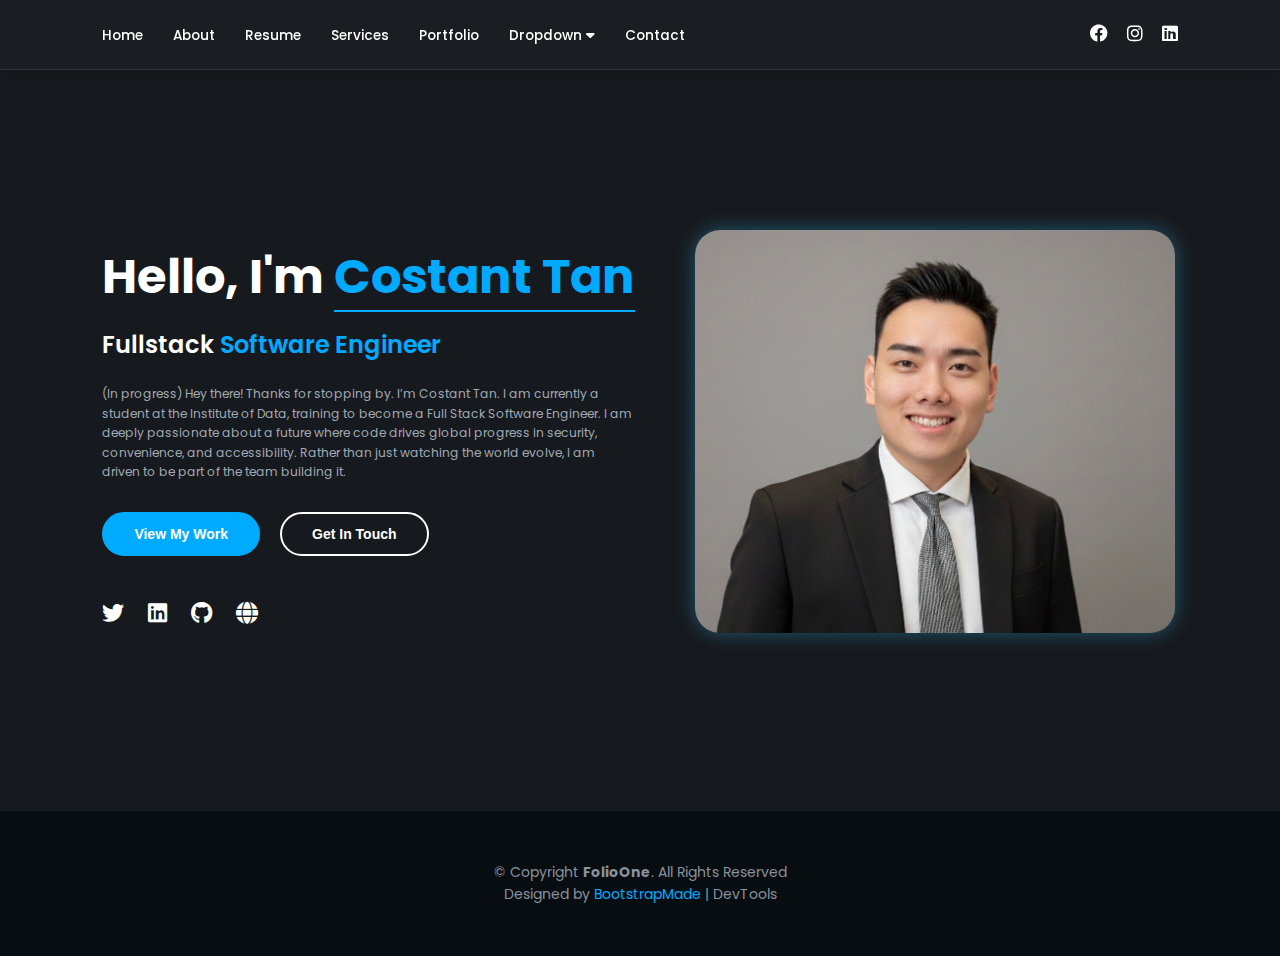
<file: index.html>
<!DOCTYPE html>
<html lang="en">

<head>
    <meta charset="UTF-8">
    <meta name="viewport" content="width=device-width, initial-scale=1.0">
    <title>Costant Tan | Portfolio</title>
    <link rel="stylesheet" href="main.css">
    <link rel="stylesheet" href="https://cdnjs.cloudflare.com/ajax/libs/font-awesome/6.0.0/css/all.min.css">
</head>

<body>
        <header>
            <nav class="navbar">
                <ul class="nav-links">
                    <li><a href="index.html">Home</a></li>
                    <li><a href="#about">About</a></li>
                    <li><a href="resume.html">Resume</a></li>
                    <li><a href="#services">Services</a></li>
                    <li><a href="#portfolio">Portfolio</a></li>
                    <li class="dropdown">
                        <a href="#" class="dropbtn">Dropdown <i class="fa fa-caret-down"></i></a>
                        <div class="dropdown-content">
                            <a href="#">Dropdown 1</a>
                            <a href="#">Dropdown 2</a>
                            <a href="#">Dropdown 3</a>
                            <a href="#">Dropdown 4</a>
                        </div>
                    </li>
                    <li><a href="#contact">Contact</a></li>
                </ul>
                <div class="social-icons">
                    <a href="#"><i class="fab fa-x-twitter"></i></a>
                    <a href="https://www.facebook.com/costant.tan" target="_blank"><i class="fab fa-facebook"></i></a>
                    <a href="https://www.instagram.com/costanttan/" target="_blank"><i class="fab fa-instagram"></i></a>
                    <a href="#"><i class="fab fa-linkedin"></i></a>
                </div>
            </nav>
        </header>

        <main id="home">
            <div class="main-container">
            <section class="hero">
                <div class="hero-content">
                    <h1>Hello, I'm <span class="highlight">Costant Tan</span></h1>
                    <p class="role">Fullstack <span class="blue-text">Software Engineer</span></p>
                    <p class="description">
                        (In progress) Hey there! Thanks for stopping by. I’m Costant Tan. I am currently a student at
                        the Institute of Data, training to become a Full Stack Software Engineer. I am deeply passionate
                        about a future where code drives global progress in security, convenience, and accessibility.
                        Rather than just watching the world evolve, I am driven to be part of the team building it.
                    </p>
                    <div class="hero-buttons">
                        <button class="btn-view">View My Work</button>
                        <button class="btn-touch">Get In Touch</button>
                    </div>
                    <div class="bottom-socials">
                        <a href="#"><i class="fab fa-twitter"></i></a>
                        <a href="#"><i class="fab fa-linkedin"></i></a>
                        <a href="https://github.com/costanttan-9319" target="_blank"><i class="fab fa-github"></i></a>
                        <a href="#"><i class="fas fa-globe"></i></a>
                    </div>
                </div>
                <div class="hero-image-container">
                    <img src="./IMG_6279 2.jpg" alt="Costant Tan" class="profile-img">
                </div>
            </section>
            </div>
        </main>

        <footer>
            <p>&copy; Copyright <strong>FolioOne</strong>. All Rights Reserved</p>
            <p>Designed by <span class="blue-text">BootstrapMade</span> | DevTools</p>
        </footer>

    <script src="main.js"></script>
</body>

</html>
</file>
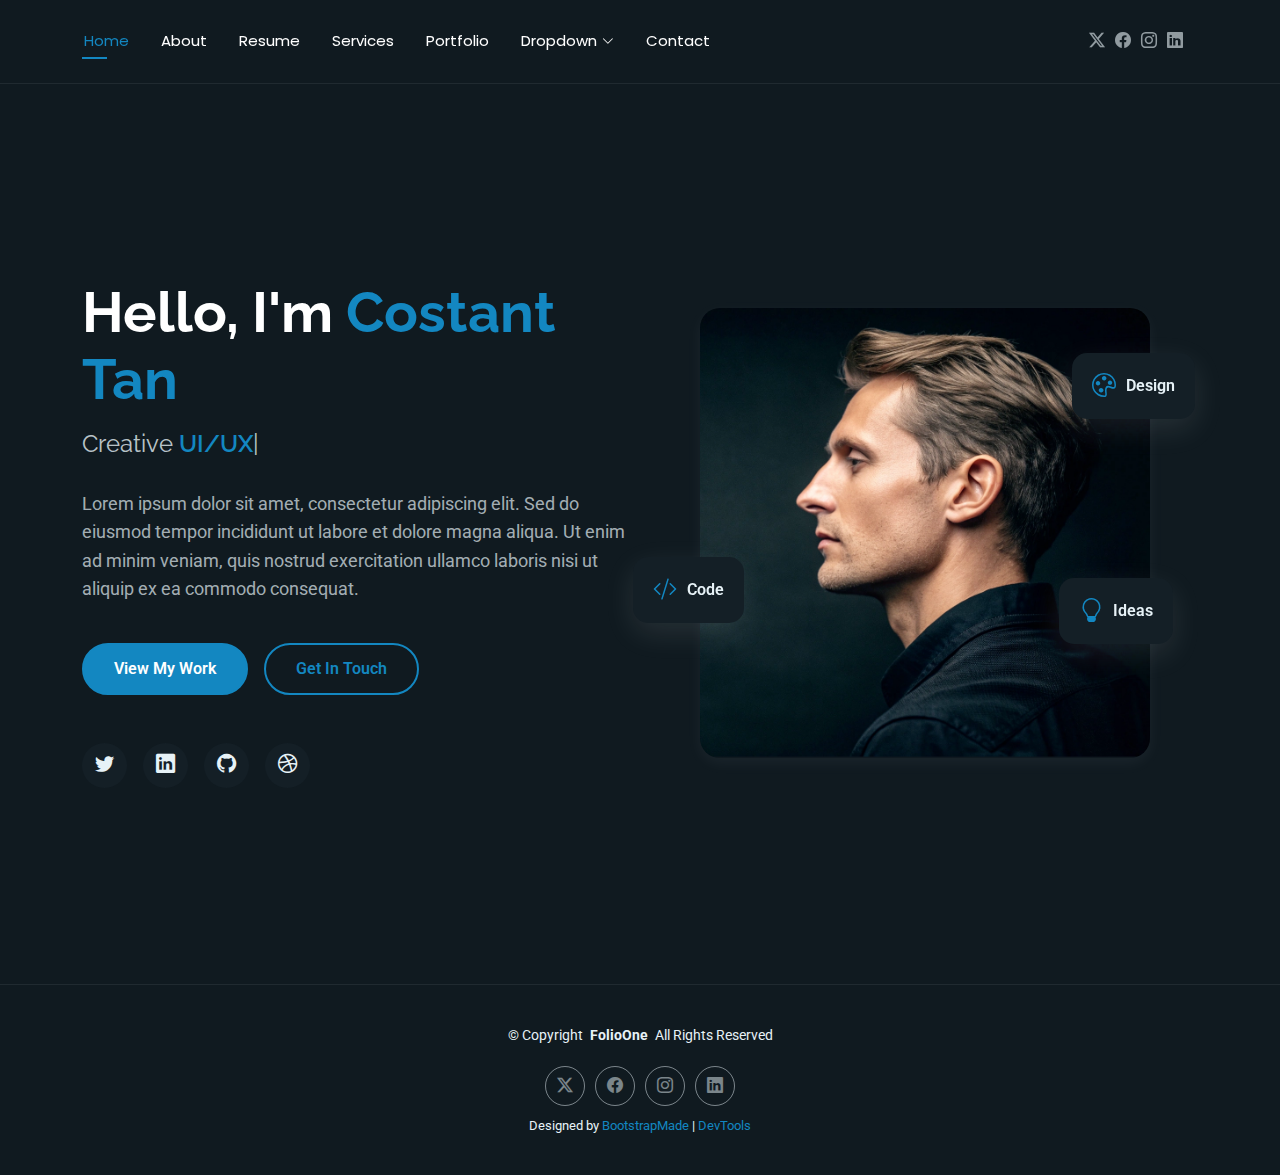
<file: folio1/FolioOne/index.html>
<!DOCTYPE html>
<html lang="en">

<head>
  <meta charset="utf-8">
  <meta content="width=device-width, initial-scale=1.0" name="viewport">
  <title>Index - FolioOne Bootstrap Template</title>
  <meta name="description" content="">
  <meta name="keywords" content="">

  <!-- Favicons -->
  <link href="assets/img/favicon.png" rel="icon">
  <link href="assets/img/apple-touch-icon.png" rel="apple-touch-icon">

  <!-- Fonts -->
  <link href="https://fonts.googleapis.com" rel="preconnect">
  <link href="https://fonts.gstatic.com" rel="preconnect" crossorigin>
  <link href="https://fonts.googleapis.com/css2?family=Roboto:ital,wght@0,100;0,300;0,400;0,500;0,700;0,900;1,100;1,300;1,400;1,500;1,700;1,900&family=Poppins:ital,wght@0,100;0,200;0,300;0,400;0,500;0,600;0,700;0,800;0,900;1,100;1,200;1,300;1,400;1,500;1,600;1,700;1,800;1,900&family=Raleway:ital,wght@0,100;0,200;0,300;0,400;0,500;0,600;0,700;0,800;0,900;1,100;1,200;1,300;1,400;1,500;1,600;1,700;1,800;1,900&display=swap" rel="stylesheet">

  <!-- Vendor CSS Files -->
  <link href="assets/vendor/bootstrap/css/bootstrap.min.css" rel="stylesheet">
  <link href="assets/vendor/bootstrap-icons/bootstrap-icons.css" rel="stylesheet">
  <link href="assets/vendor/aos/aos.css" rel="stylesheet">
  <link href="assets/vendor/swiper/swiper-bundle.min.css" rel="stylesheet">
  <link href="assets/vendor/glightbox/css/glightbox.min.css" rel="stylesheet">

  <!-- Main CSS File -->
  <link href="assets/css/main.css" rel="stylesheet">

  <!-- =======================================================
  * Template Name: FolioOne
  * Template URL: https://bootstrapmade.com/folioone-bootstrap-portfolio-website-template/
  * Updated: Aug 23 2025 with Bootstrap v5.3.7
  * Author: BootstrapMade.com
  * License: https://bootstrapmade.com/license/
  ======================================================== -->
</head>

<body class="index-page">

  <header id="header" class="header d-flex align-items-center light-background sticky-top">
    <div class="container position-relative d-flex align-items-center justify-content-between">

      <!-- <a href="index.html" class="logo d-flex align-items-center me-auto me-xl-0">
      <img src="assets/img/logo.webp" alt="">
      <h1 class="sitename">FolioOne</h1> 
    </a> -->

      <nav id="navmenu" class="navmenu">
        <ul>
          <li><a href="index.html" class="active">Home</a></li>
          <li><a href="about.html">About</a></li>
          <li><a href="resume.html">Resume</a></li>
          <li><a href="services.html">Services</a></li>
          <li><a href="portfolio.html">Portfolio</a></li>
          <li class="dropdown"><a href="#"><span>Dropdown</span> <i class="bi bi-chevron-down toggle-dropdown"></i></a>
            <ul>
              <li><a href="#">Dropdown 1</a></li>
              <li class="dropdown"><a href="#"><span>Deep Dropdown</span> <i class="bi bi-chevron-down toggle-dropdown"></i></a>
                <ul>
                  <li><a href="#">Deep Dropdown 1</a></li>
                  <li><a href="#">Deep Dropdown 2</a></li>
                  <li><a href="#">Deep Dropdown 3</a></li>
                  <li><a href="#">Deep Dropdown 4</a></li>
                  <li><a href="#">Deep Dropdown 5</a></li>
                </ul>
              </li>
              <li><a href="#">Dropdown 2</a></li>
              <li><a href="#">Dropdown 3</a></li>
              <li><a href="#">Dropdown 4</a></li>
            </ul>
          </li>
          <li><a href="contact.html">Contact</a></li>
        </ul>
        <i class="mobile-nav-toggle d-xl-none bi bi-list"></i>
      </nav>

      <div class="header-social-links">
        <a href="#" class="twitter"><i class="bi bi-twitter-x"></i></a>
        <a href="#" class="facebook"><i class="bi bi-facebook"></i></a>
        <a href="#" class="instagram"><i class="bi bi-instagram"></i></a>
        <a href="#" class="linkedin"><i class="bi bi-linkedin"></i></a>
      </div>

    </div>
  </header>

  <main class="main">

    <!-- Hero Section -->
    <section id="hero" class="hero section">

      <div class="container" data-aos="fade-up" data-aos-delay="100">

        <div class="row gy-4 align-items-center">
          <div class="col-lg-6 order-2 order-lg-1">
            <div class="hero-content">
              <h1 data-aos="fade-up" data-aos-delay="200">Hello, I'm <span class="highlight">Costant Tan</span></h1>
              <h2 data-aos="fade-up" data-aos-delay="300">Creative <span class="typed" data-typed-items="UI/UX Designer, Web Developer, Digital Artist, Brand Strategist"></span></h2>
              <p data-aos="fade-up" data-aos-delay="400">Lorem ipsum dolor sit amet, consectetur adipiscing elit. Sed do eiusmod tempor incididunt ut labore et dolore magna aliqua. Ut enim ad minim veniam, quis nostrud exercitation ullamco laboris nisi ut aliquip ex ea commodo consequat.</p>
              <div class="hero-actions" data-aos="fade-up" data-aos-delay="500">
                <a href="portfolio.html" class="btn btn-primary">View My Work</a>
                <a href="contact.html" class="btn btn-outline">Get In Touch</a>
              </div>
              <div class="social-links" data-aos="fade-up" data-aos-delay="600">
                <a href="#"><i class="bi bi-twitter"></i></a>
                <a href="#"><i class="bi bi-linkedin"></i></a>
                <a href="#"><i class="bi bi-github"></i></a>
                <a href="#"><i class="bi bi-dribbble"></i></a>
              </div>
            </div>
          </div>
          <div class="col-lg-6 order-1 order-lg-2">
            <div class="hero-image" data-aos="zoom-in" data-aos-delay="300">
              <div class="image-wrapper">
                <img src="assets/img/profile/profile-square-11.webp" alt="Sarah Mitchell" class="img-fluid">
                <div class="floating-elements">
                  <div class="floating-card design" data-aos="fade-left" data-aos-delay="700">
                    <i class="bi bi-palette"></i>
                    <span>Design</span>
                  </div>
                  <div class="floating-card code" data-aos="fade-right" data-aos-delay="800">
                    <i class="bi bi-code-slash"></i>
                    <span>Code</span>
                  </div>
                  <div class="floating-card creativity" data-aos="fade-up" data-aos-delay="900">
                    <i class="bi bi-lightbulb"></i>
                    <span>Ideas</span>
                  </div>
                </div>
              </div>
            </div>
          </div>
        </div>

      </div>

    </section><!-- /Hero Section -->

  </main>

  <footer id="footer" class="footer">

    <div class="container">
      <div class="copyright text-center ">
        <p>© <span>Copyright</span> <strong class="px-1 sitename">FolioOne</strong> <span>All Rights Reserved<br></span></p>
      </div>
      <div class="social-links d-flex justify-content-center">
        <a href=""><i class="bi bi-twitter-x"></i></a>
        <a href=""><i class="bi bi-facebook"></i></a>
        <a href=""><i class="bi bi-instagram"></i></a>
        <a href=""><i class="bi bi-linkedin"></i></a>
      </div>
      <div class="credits">
        <!-- All the links in the footer should remain intact. -->
        <!-- You can delete the links only if you've purchased the pro version. -->
        <!-- Licensing information: https://bootstrapmade.com/license/ -->
        <!-- Purchase the pro version with working PHP/AJAX contact form: [buy-url] -->
        Designed by <a href="https://bootstrapmade.com/">BootstrapMade</a> | <a href="https://bootstrapmade.com/tools/">DevTools</a>
      </div>
    </div>

  </footer>

  <!-- Scroll Top -->
  <a href="#" id="scroll-top" class="scroll-top d-flex align-items-center justify-content-center"><i class="bi bi-arrow-up-short"></i></a>

  <!-- Preloader -->
  <div id="preloader"></div>

  <!-- Vendor JS Files -->
  <script src="assets/vendor/bootstrap/js/bootstrap.bundle.min.js"></script>
  <script src="assets/vendor/php-email-form/validate.js"></script>
  <script src="assets/vendor/aos/aos.js"></script>
  <script src="assets/vendor/typed.js/typed.umd.js"></script>
  <script src="assets/vendor/waypoints/noframework.waypoints.js"></script>
  <script src="assets/vendor/purecounter/purecounter_vanilla.js"></script>
  <script src="assets/vendor/swiper/swiper-bundle.min.js"></script>
  <script src="assets/vendor/imagesloaded/imagesloaded.pkgd.min.js"></script>
  <script src="assets/vendor/isotope-layout/isotope.pkgd.min.js"></script>
  <script src="assets/vendor/glightbox/js/glightbox.min.js"></script>

  <!-- Main JS File -->
  <script src="assets/js/main.js"></script>

</body>

</html>
</file>
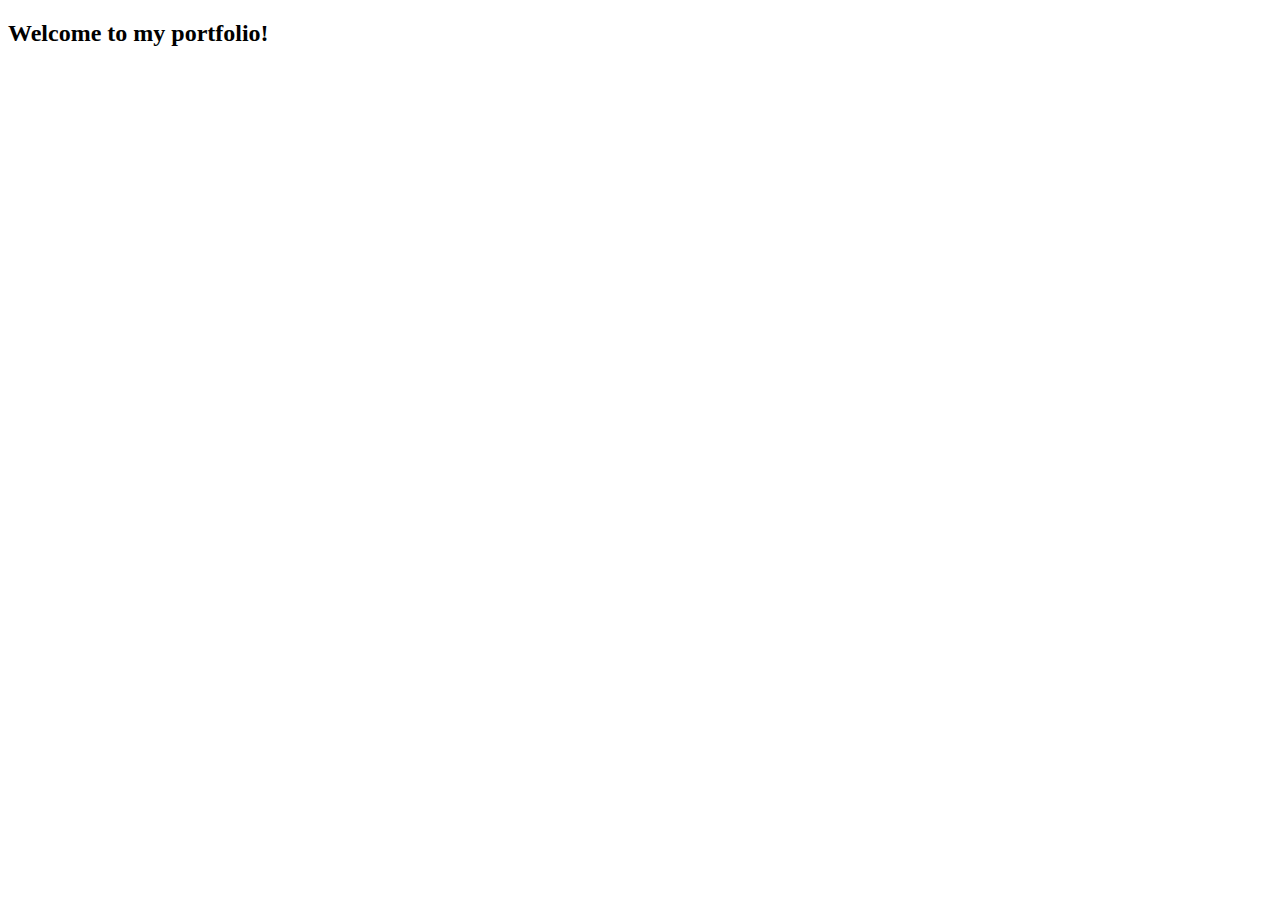
<file: Costanttanportfolio.html>
<!DOCTYPE html>
<html lang="en">
    <head>
        <meta charset="utf-8">
        <title>My portfolio</title>
    </head>
    <body>
        <header>
            <h2>Welcome to my portfolio!</h2>
        </header>
    </body>

</html>
</file>
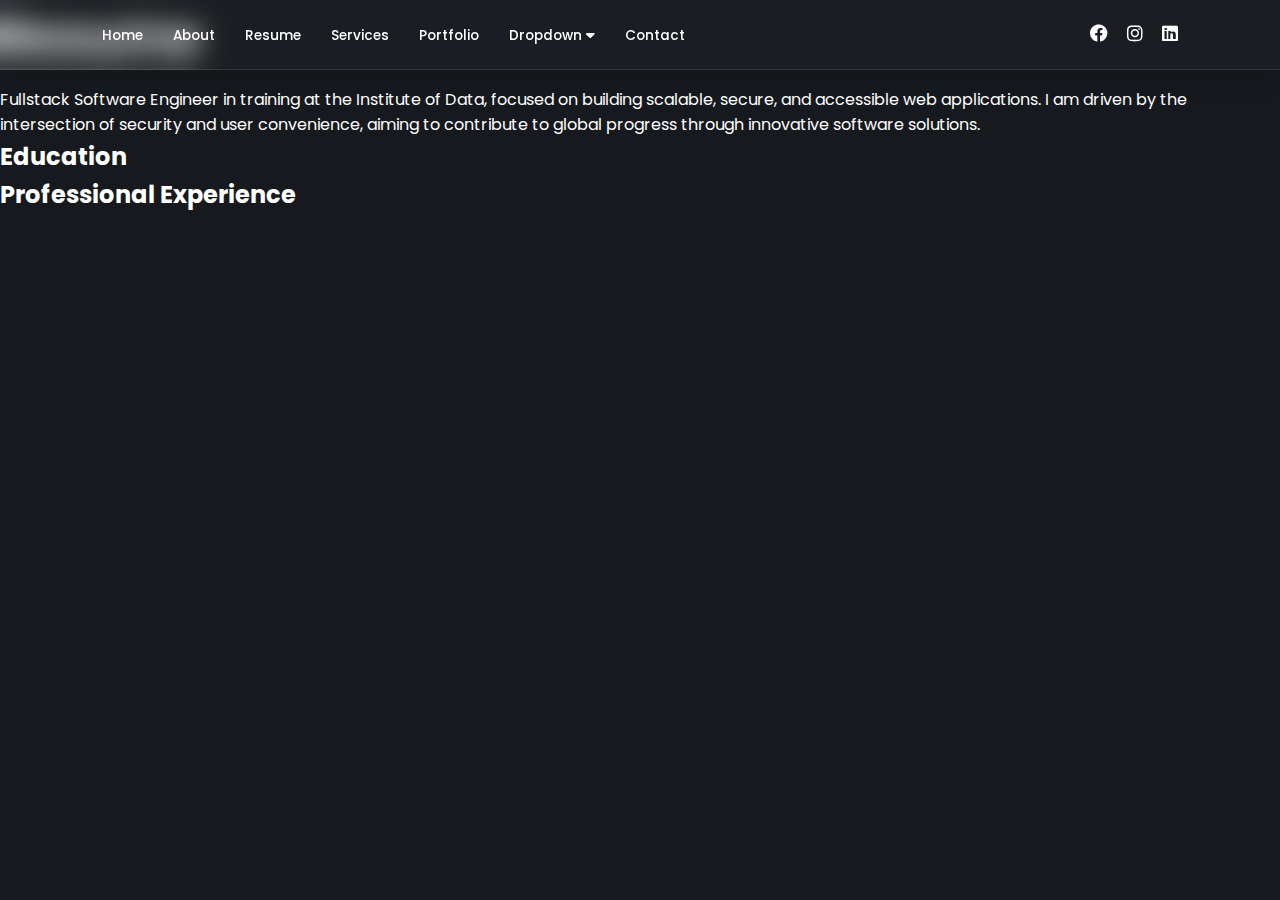
<file: resume.html>
<!DOCTYPE html>
<html lang="en">

<head>
    <meta charset="UTF-8">
    <meta name="viewport" content="width=device-width, initial-scale=1.0">
    <title>Costant Tan | Portfolio</title>
    <link rel="stylesheet" href="main.css">
    <link rel="stylesheet" href="https://cdnjs.cloudflare.com/ajax/libs/font-awesome/6.0.0/css/all.min.css">
</head>

<body>
    <header>
        <nav class="navbar">
            <ul class="nav-links">
                <li><a href="index.html">Home</a></li>
                <li><a href="#about">About</a></li>
                <li><a href="resume.html">Resume</a></li>
                <li><a href="#services">Services</a></li>
                <li><a href="#portfolio">Portfolio</a></li>
                <li class="dropdown">
                    <a href="#" class="dropbtn">Dropdown <i class="fa fa-caret-down"></i></a>
                    <div class="dropdown-content">
                        <a href="#">Dropdown 1</a>
                        <a href="#">Dropdown 2</a>
                        <a href="#">Dropdown 3</a>
                        <a href="#">Dropdown 4</a>
                    </div>
                </li>
                <li><a href="#contact">Contact</a></li>
            </ul>
            <div class="social-icons">
                <a href="#"><i class="fab fa-x-twitter"></i></a>
                <a href="https://www.facebook.com/costant.tan" target="_blank"><i class="fab fa-facebook"></i></a>
                <a href="https://www.instagram.com/costanttan/" target="_blank"><i class="fab fa-instagram"></i></a>
                <a href="#"><i class="fab fa-linkedin"></i></a>
            </div>
        </nav>
    </header>
    <!--HERE ONWARDS, IT BELONG TO RESUME PAGE-->
    <!--Resume header part-->
    <main class="resume-wrapper">
        <div class="resume-header-content">
            <h1>Resume</h1>
            <p>Fullstack Software Engineer in training at the Institute of Data, focused on building scalable, secure,
                and
                accessible web applications. I am driven by the intersection of security and user convenience, aiming to
                contribute to global progress through innovative software solutions.</p>
        </div>

        <!--Resume: first part-->
        <div class="resume-grid">
            <!--column part-->
            <div class="resume-column">
                <h2 class="column-title">Education</h2>
            <div class="resume-item"></div>
            </div>

            <div class="resume-column">
                <h2 class="column-title">Professional Experience</h2>
            
            <div class="resume-item"></div>
            </div>

        </div>
    </main>
    <script src="main.js"></script>
</body>

</html>
</file>
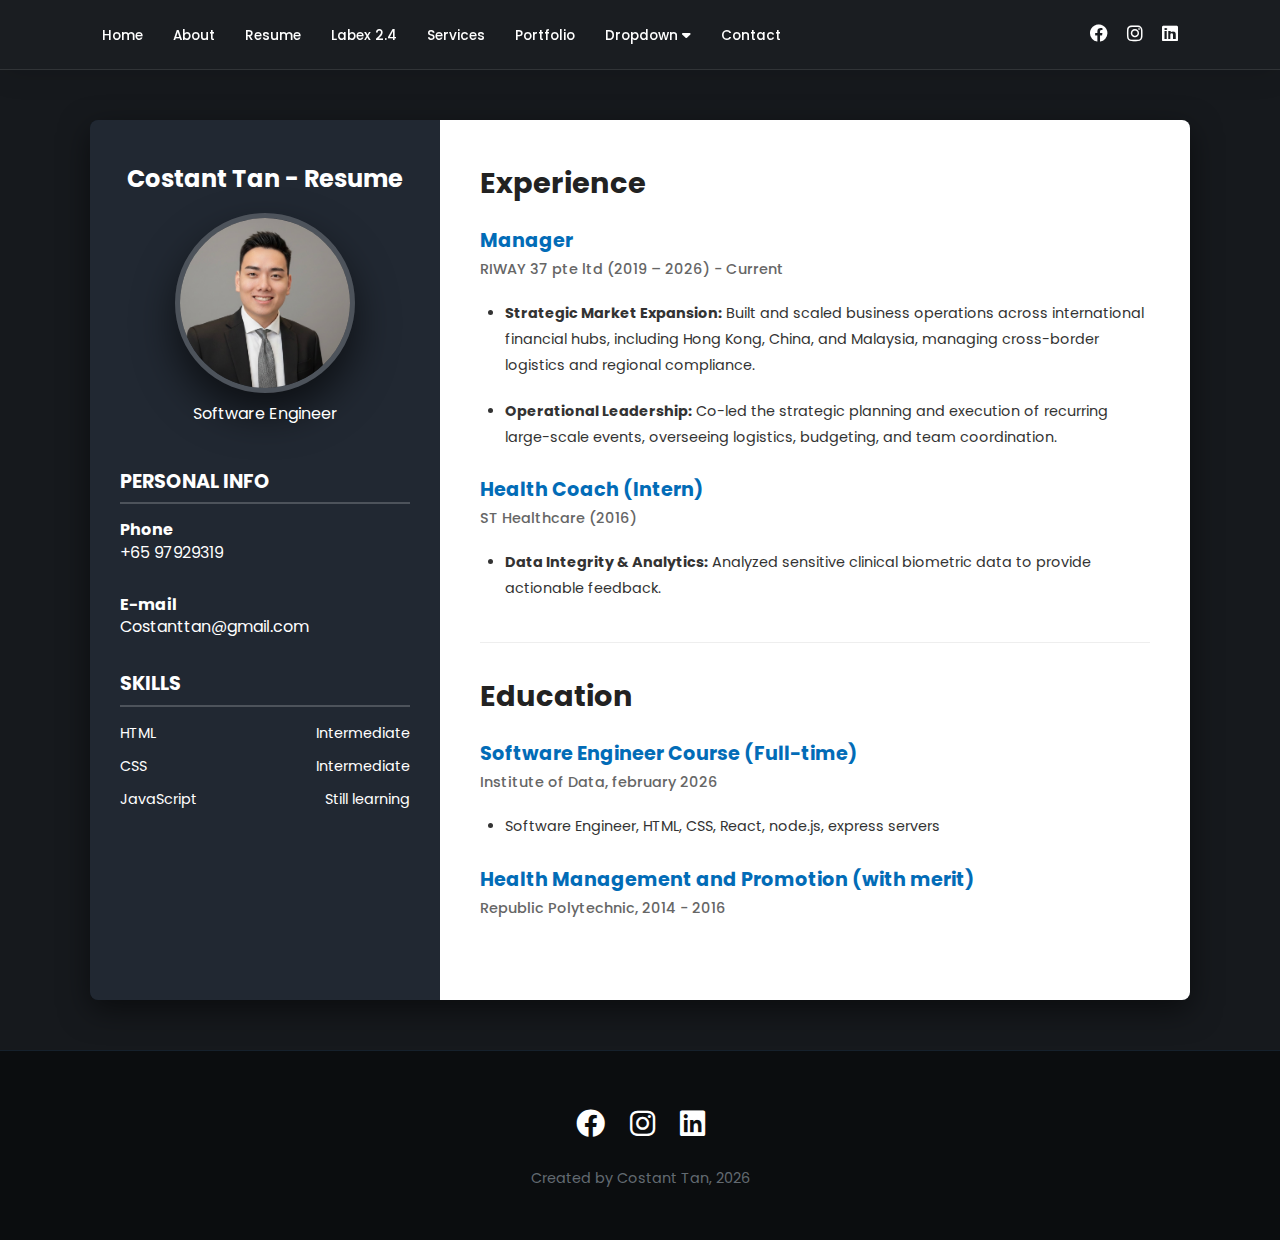
<file: resume2.4.html>
<!DOCTYPE html>
<html lang="en">
<head>
    <meta charset="UTF-8">
    <meta name="viewport" content="width=device-width, initial-scale=1.0">
    <title>Labex 2.4</title>
    <link rel="stylesheet" href="resume2.4.css">
    <link rel="stylesheet" href="https://cdnjs.cloudflare.com/ajax/libs/font-awesome/6.0.0/css/all.min.css">
    <link rel="preconnect" href="https://fonts.googleapis.com">
<link rel="preconnect" href="https://fonts.gstatic.com" crossorigin>
<link rel="preconnect" href="https://fonts.googleapis.com">
<link rel="preconnect" href="https://fonts.gstatic.com" crossorigin>
<link href="https://fonts.googleapis.com/css2?family=Google+Sans:ital,opsz,wght@0,17..18,400..700;1,17..18,400..700&family=Montserrat:ital,wght@0,100..900;1,100..900&family=SN+Pro:ital,wght@0,200..900;1,200..900&display=swap" rel="stylesheet">

</head>

<body>
    <header>
        <nav class="navbar">
            <input type="checkbox" id="menu-toggle">
    <label for="menu-toggle" class="hamburger">
        <i class="fas fa-bars"></i>
    </label>
    <div class="nav-logo">Labex 2.4</div>

            <ul class="nav-links">
                <li><a href="index.html">Home</a></li>
                <li><a href="#about">About</a></li>
                <li><a href="resume.html">Resume</a></li>
                <li><a href="resume2.4.html">Labex 2.4</a></li>
                <li><a href="#services">Services</a></li>
                <li><a href="#portfolio">Portfolio</a></li>
                <li class="dropdown">
                    <a href="#" class="dropbtn">Dropdown <i class="fa fa-caret-down"></i></a>
                    <div class="dropdown-content">
                        <a href="#">Dropdown 1</a>
                        <a href="#">Dropdown 2</a>
                        <a href="#">Dropdown 3</a>
                        <a href="#">Dropdown 4</a>
                    </div>
                </li>
                <li><a href="#contact">Contact</a></li>
            </ul>
            <div class="social-icons">
                <a href="#"><i class="fab fa-x-twitter"></i></a>
                <a href="https://www.facebook.com/costant.tan" target="_blank"><i class="fab fa-facebook"></i></a>
                <a href="https://www.instagram.com/costanttan/" target="_blank"><i class="fab fa-instagram"></i></a>
                <a href="#"><i class="fab fa-linkedin"></i></a>
            </div>
        </nav>
    </header>

    <div class= "resume-container">
        
        <aside class="sidebar">
            <div class="profile-section">
                <h1>Costant Tan - Resume</h1>
                <img src="./IMG_6279 2.jpg" alt="Profile Photo" class="profile-img">
                <p class="subtitle">Software Engineer</p>
            </div>

            <section class="info-block">
                <h2>Personal info</h2>
                <p><strong>Phone</strong><br>+65 97929319</p>
                <p><strong>E-mail</strong><br>Costanttan@gmail.com</p>
            </section>

            <section class="info-block">
                <h2>Skills</h2>
                <div class="skill-row"><span>HTML</span><span>Intermediate</span></div>
                <div class="skill-row"><span>CSS</span><span>Intermediate</span></div>
                <div class="skill-row"><span>JavaScript</span><span>Still learning</span></div>
            </section>
        </aside>

        <main class="main-content">
            <section class="content-section">
                <h2>Experience</h2>
                <div class="job">
                    <h3>Manager</h3>
                    <p class="company">RIWAY 37 pte ltd (2019 – 2026) - Current</p>
                    <ul>
                        <li><strong>Strategic Market Expansion:</strong> Built and scaled business operations across international financial hubs, including Hong Kong, China, and Malaysia, managing cross-border logistics and regional compliance.</li>
                        <li><strong>Operational Leadership:</strong> Co-led the strategic planning and execution of recurring large-scale events, overseeing logistics, budgeting, and team coordination.</li>
                    </ul>
                </div>
                <div class="job">
                    <h3>Health Coach (Intern)</h3>
                    <p class="company">ST Healthcare (2016)</p>
                    <ul>
                        <li><strong>Data Integrity & Analytics:</strong> Analyzed sensitive clinical biometric data to provide actionable feedback.</li>
                    </ul>
                </div>
            </section>

            <hr>

            <section class="content-section">
                <h2>Education</h2>
                <div class="edu-item">
                    <h3>Software Engineer Course (Full-time)</h3>
                    <p class="school">Institute of Data, february 2026</p>
                    <ul>
                        <li>Software Engineer, HTML, CSS, React, node.js, express servers</li>
                    </ul>
                </div>
                <div class="edu-item">
                    <h3>Health Management and Promotion (with merit)</h3>
                    <p class="school">Republic Polytechnic, 2014 - 2016</p>
                </div>
            </section>
        </main>
    </div>

    <footer class="footer">
    <div class="footer-socials">
        <a href="https://www.facebook.com/costant.tan" target="_blank"><i class="fab fa-facebook"></i></a>
        <a href="https://www.instagram.com/costanttan/" target="_blank"><i class="fab fa-instagram"></i></a>
        <a href="https://www.linkedin.com/in/your-profile" target="_blank"><i class="fab fa-linkedin"></i></a>
    </div>
        <p>Created by Costant Tan, 2026</p>
    </footer>

</body>
</html>
</file>
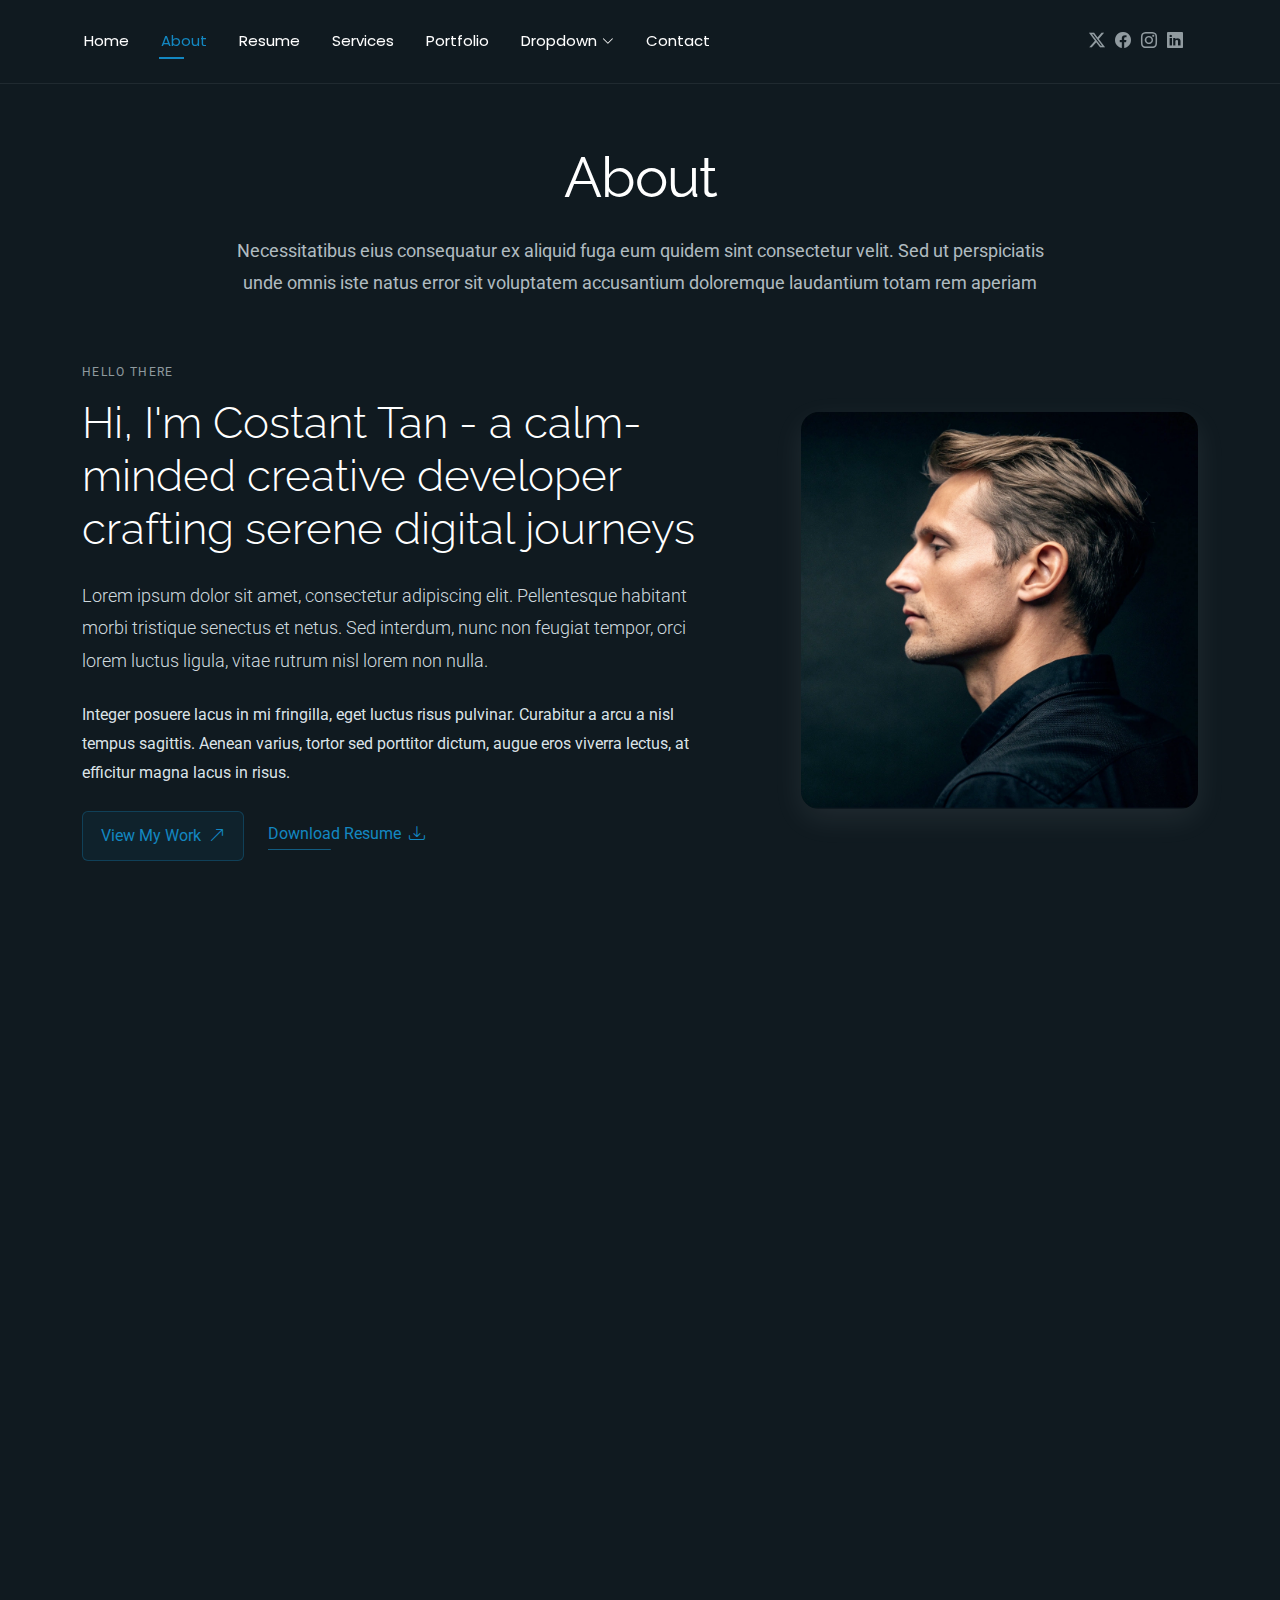
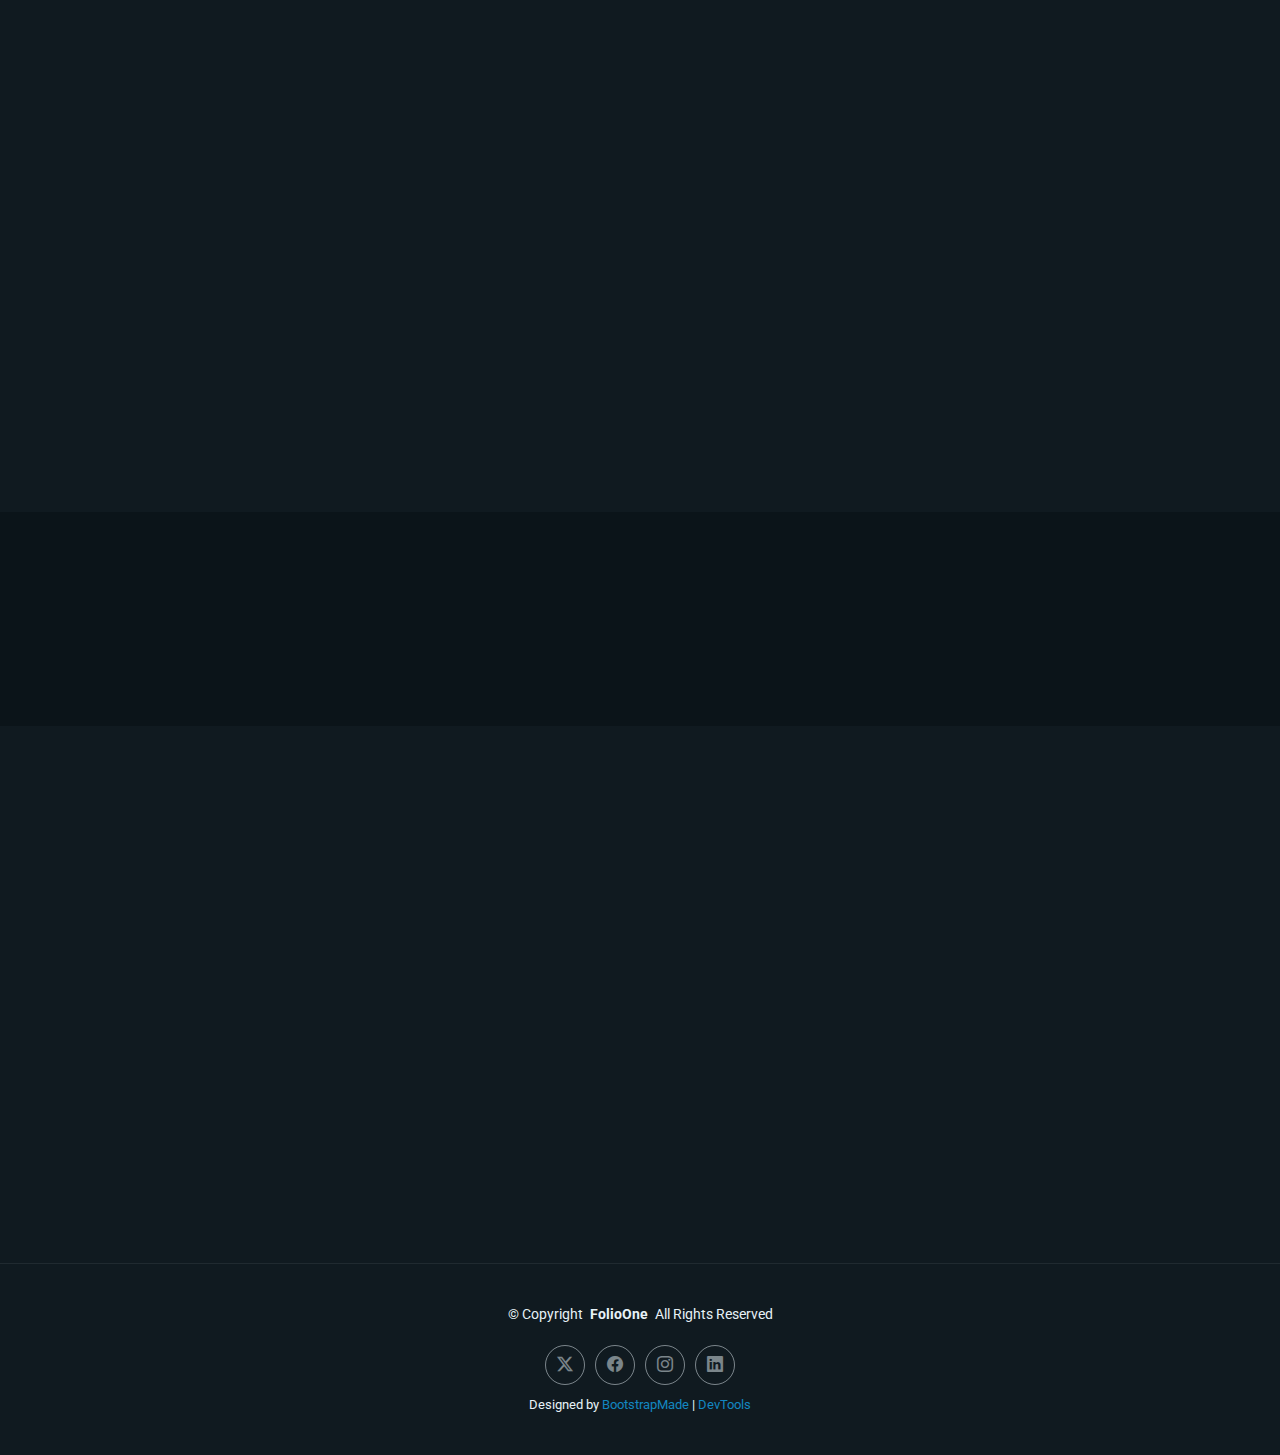
<file: folio1/FolioOne/about.html>
<!DOCTYPE html>
<html lang="en">

<head>
  <meta charset="utf-8">
  <meta content="width=device-width, initial-scale=1.0" name="viewport">
  <title>About - FolioOne Bootstrap Template</title>
  <meta name="description" content="">
  <meta name="keywords" content="">

  <!-- Favicons -->
  <link href="assets/img/favicon.png" rel="icon">
  <link href="assets/img/apple-touch-icon.png" rel="apple-touch-icon">

  <!-- Fonts -->
  <link href="https://fonts.googleapis.com" rel="preconnect">
  <link href="https://fonts.gstatic.com" rel="preconnect" crossorigin>
  <link href="https://fonts.googleapis.com/css2?family=Roboto:ital,wght@0,100;0,300;0,400;0,500;0,700;0,900;1,100;1,300;1,400;1,500;1,700;1,900&family=Poppins:ital,wght@0,100;0,200;0,300;0,400;0,500;0,600;0,700;0,800;0,900;1,100;1,200;1,300;1,400;1,500;1,600;1,700;1,800;1,900&family=Raleway:ital,wght@0,100;0,200;0,300;0,400;0,500;0,600;0,700;0,800;0,900;1,100;1,200;1,300;1,400;1,500;1,600;1,700;1,800;1,900&display=swap" rel="stylesheet">

  <!-- Vendor CSS Files -->
  <link href="assets/vendor/bootstrap/css/bootstrap.min.css" rel="stylesheet">
  <link href="assets/vendor/bootstrap-icons/bootstrap-icons.css" rel="stylesheet">
  <link href="assets/vendor/aos/aos.css" rel="stylesheet">
  <link href="assets/vendor/swiper/swiper-bundle.min.css" rel="stylesheet">
  <link href="assets/vendor/glightbox/css/glightbox.min.css" rel="stylesheet">

  <!-- Main CSS File -->
  <link href="assets/css/main.css" rel="stylesheet">


</head>

<body class="about-page">

  <header id="header" class="header d-flex align-items-center light-background sticky-top">
    <div class="container position-relative d-flex align-items-center justify-content-between">

      <!-- <a href="index.html" class="logo d-flex align-items-center me-auto me-xl-0">
      <img src="assets/img/logo.webp" alt="">
      <h1 class="sitename">FolioOne</h1> 
    </a> -->

      <nav id="navmenu" class="navmenu">
        <ul>
          <li><a href="index.html">Home</a></li>
          <li><a href="about.html" class="active">About</a></li>
          <li><a href="resume.html">Resume</a></li>
          <li><a href="services.html">Services</a></li>
          <li><a href="portfolio.html">Portfolio</a></li>
          <li class="dropdown"><a href="#"><span>Dropdown</span> <i class="bi bi-chevron-down toggle-dropdown"></i></a>
            <ul>
              <li><a href="#">Dropdown 1</a></li>
              <li class="dropdown"><a href="#"><span>Deep Dropdown</span> <i class="bi bi-chevron-down toggle-dropdown"></i></a>
                <ul>
                  <li><a href="#">Deep Dropdown 1</a></li>
                  <li><a href="#">Deep Dropdown 2</a></li>
                  <li><a href="#">Deep Dropdown 3</a></li>
                  <li><a href="#">Deep Dropdown 4</a></li>
                  <li><a href="#">Deep Dropdown 5</a></li>
                </ul>
              </li>
              <li><a href="#">Dropdown 2</a></li>
              <li><a href="#">Dropdown 3</a></li>
              <li><a href="#">Dropdown 4</a></li>
            </ul>
          </li>
          <li><a href="contact.html">Contact</a></li>
        </ul>
        <i class="mobile-nav-toggle d-xl-none bi bi-list"></i>
      </nav>

      <div class="header-social-links">
        <a href="#" class="twitter"><i class="bi bi-twitter-x"></i></a>
        <a href="#" class="facebook"><i class="bi bi-facebook"></i></a>
        <a href="#" class="instagram"><i class="bi bi-instagram"></i></a>
        <a href="#" class="linkedin"><i class="bi bi-linkedin"></i></a>
      </div>

    </div>
  </header>

  <main class="main">

    <!-- About Section -->
    <section id="about" class="about section">

      <!-- Section Title -->
      <div class="container section-title" data-aos="fade-up">
        <h2>About</h2>
        <p>Necessitatibus eius consequatur ex aliquid fuga eum quidem sint consectetur velit. Sed ut perspiciatis unde omnis iste natus error sit voluptatem accusantium doloremque laudantium totam rem aperiam</p>
      </div><!-- End Section Title -->

      <div class="container" data-aos="fade-up" data-aos-delay="100">

        <!-- Intro + Photo -->
        <div class="row align-items-center justify-content-between gy-5 mb-5">
          <div class="col-lg-7" data-aos="fade-right" data-aos-delay="150">
            <div class="intro-content">
              <span class="eyebrow">Hello there</span>
              <h2 class="headline">Hi, I'm Costant Tan - a calm-minded creative developer crafting serene digital journeys</h2>
              <p class="lead">
                Lorem ipsum dolor sit amet, consectetur adipiscing elit. Pellentesque habitant morbi tristique senectus et netus. Sed interdum, nunc non feugiat tempor, orci lorem luctus ligula, vitae rutrum nisl lorem non nulla.
              </p>
              <p>
                Integer posuere lacus in mi fringilla, eget luctus risus pulvinar. Curabitur a arcu a nisl tempus sagittis. Aenean varius, tortor sed porttitor dictum, augue eros viverra lectus, at efficitur magna lacus in risus.
              </p>

              <div class="cta-group">
                <a href="#portfolio" class="btn-ghost">
                  View My Work <i class="bi bi-arrow-up-right"></i>
                </a>
                <a href="#" class="link-underline">
                  Download Resume <i class="bi bi-download"></i>
                </a>
              </div>
            </div>
          </div>

          <div class="col-lg-5" data-aos="zoom-in" data-aos-delay="250">
            <figure class="profile-figure text-center text-lg-end">
              <img src="assets/img/profile/profile-square-11.webp" alt="Portrait of Alex" class="img-fluid profile-photo">
            </figure>
          </div>
        </div>
        <!-- End Intro + Photo -->

        <!-- Skills Grid -->
        <div class="mb-5">
          <div class="row g-4">
            <div class="col-6 col-md-4 col-lg-3" data-aos="fade-up" data-aos-delay="120">
              <div class="skill-item">
                <i class="bi bi-layout-text-window"></i>
                <h3>UI/UX</h3>
                <p>Vivamus sagittis lacus molestie placerat.</p>
              </div>
            </div>
            <div class="col-6 col-md-4 col-lg-3" data-aos="fade-up" data-aos-delay="180">
              <div class="skill-item">
                <i class="bi bi-code-slash"></i>
                <h3>React.js</h3>
                <p>Maecenas pharetra magna sit amet risus.</p>
              </div>
            </div>
            <div class="col-6 col-md-4 col-lg-3" data-aos="fade-up" data-aos-delay="240">
              <div class="skill-item">
                <i class="bi bi-phone"></i>
                <h3>Mobile-first</h3>
                <p>Donec id elit non mi porta gravida.</p>
              </div>
            </div>
            <div class="col-6 col-md-4 col-lg-3" data-aos="fade-up" data-aos-delay="300">
              <div class="skill-item">
                <i class="bi bi-camera"></i>
                <h3>Photography</h3>
                <p>Aliquam euismod nunc at augue cursus.</p>
              </div>
            </div>
          </div>
        </div>
        <!-- End Skills Grid -->

        <!-- Journey Timeline -->
        <div class="mb-5">
          <div class="row g-4">
            <div class="col-md-6 col-lg-3" data-aos="fade-up" data-aos-delay="120">
              <article class="timeline-item">
                <span class="dot"></span>
                <time>2018</time>
                <h4>B.A. in Design</h4>
                <p>Quisque euismod turpis ut sapien luctus bibendum.</p>
              </article>
            </div>
            <div class="col-md-6 col-lg-3" data-aos="fade-up" data-aos-delay="180">
              <article class="timeline-item">
                <span class="dot"></span>
                <time>2020</time>
                <h4>Freelance Start</h4>
                <p>Mauris non arcu non urna convallis vulputate.</p>
              </article>
            </div>
            <div class="col-md-6 col-lg-3" data-aos="fade-up" data-aos-delay="240">
              <article class="timeline-item">
                <span class="dot"></span>
                <time>2022</time>
                <h4>Joined Creative Studio</h4>
                <p>Nunc sed nibh et libero fermentum posuere.</p>
              </article>
            </div>
            <div class="col-md-6 col-lg-3" data-aos="fade-up" data-aos-delay="300">
              <article class="timeline-item">
                <span class="dot"></span>
                <time>2024</time>
                <h4>Lead Frontend</h4>
                <p>Proin commodo massa sit amet urna pretium.</p>
              </article>
            </div>
          </div>
        </div>
        <!-- End Journey Timeline -->

        <!-- Quote -->
        <blockquote class="personal-quote text-center mb-5" data-aos="fade-down" data-aos-delay="200">
          <p>"Building clean and meaningful experiences through thoughtful code and quiet design."</p>
        </blockquote>
        <!-- End Quote -->

        <!-- Fun Facts -->
        <div class="row g-3 justify-content-center">
          <div class="col-6 col-md-3 col-lg-2" data-aos="zoom-in" data-aos-delay="120">
            <div class="fact-pill">
              <i class="bi bi-magic"></i>
              <span>Minimalism</span>
            </div>
          </div>
          <div class="col-6 col-md-3 col-lg-2" data-aos="zoom-in" data-aos-delay="160">
            <div class="fact-pill">
              <i class="bi bi-headphones"></i>
              <span>Lo-fi Beats</span>
            </div>
          </div>
          <div class="col-6 col-md-3 col-lg-2" data-aos="zoom-in" data-aos-delay="200">
            <div class="fact-pill">
              <i class="bi bi-geo-alt"></i>
              <span>City Walks</span>
            </div>
          </div>
          <div class="col-6 col-md-3 col-lg-2" data-aos="zoom-in" data-aos-delay="240">
            <div class="fact-pill">
              <i class="bi bi-brush"></i>
              <span>Sketching</span>
            </div>
          </div>
        </div>
        <!-- End Fun Facts -->

      </div>

    </section><!-- /About Section -->

    <!-- Skills Section -->
    <section id="skills" class="skills section">

      <!-- Section Title -->
      <div class="container section-title" data-aos="fade-up">
        <h2>Skills</h2>
        <p>Necessitatibus eius consequatur ex aliquid fuga eum quidem sint consectetur velit. Sed ut perspiciatis unde omnis iste natus error sit voluptatem accusantium doloremque laudantium totam rem aperiam</p>
      </div><!-- End Section Title -->

      <div class="container" data-aos="fade-up" data-aos-delay="100">

        <div class="row g-4 skills-animation">

          <div class="col-md-6 col-lg-3" data-aos="fade-up" data-aos-delay="100">
            <div class="skill-box">
              <h3>HTML</h3>
              <p>Sed ut perspiciatis unde omnis iste natus error sit voluptatem.</p>
              <span class="text-end d-block">90%</span>
              <div class="progress">
                <div class="progress-bar" role="progressbar" aria-valuenow="90" aria-valuemin="0" aria-valuemax="100"></div>
              </div>
            </div>
          </div>

          <div class="col-md-6 col-lg-3" data-aos="fade-up" data-aos-delay="200">
            <div class="skill-box">
              <h3>CSS</h3>
              <p>Nemo enim ipsam voluptatem quia voluptas sit aspernatur.</p>
              <span class="text-end d-block">90%</span>
              <div class="progress">
                <div class="progress-bar" role="progressbar" aria-valuenow="95" aria-valuemin="0" aria-valuemax="100"></div>
              </div>
            </div>
          </div>

          <div class="col-md-6 col-lg-3" data-aos="fade-up" data-aos-delay="300">
            <div class="skill-box">
              <h3>JavaScript</h3>
              <p>Neque porro quisquam est qui dolorem ipsum quia dolor.</p>
              <span class="text-end d-block">80%</span>
              <div class="progress">
                <div class="progress-bar" role="progressbar" aria-valuenow="80" aria-valuemin="0" aria-valuemax="100"></div>
              </div>
            </div>
          </div>

          <div class="col-md-6 col-lg-3" data-aos="fade-up" data-aos-delay="400">
            <div class="skill-box">
              <h3>Photoshop</h3>
              <p>Quis autem vel eum iure reprehenderit qui in ea voluptate.</p>
              <span class="text-end d-block">55%</span>
              <div class="progress">
                <div class="progress-bar" role="progressbar" aria-valuenow="55" aria-valuemin="0" aria-valuemax="100">
                </div>
              </div>
            </div>
          </div>

        </div>

      </div>

    </section><!-- /Skills Section -->

    <!-- Stats Section -->
    <section id="stats" class="stats section dark-background">

      <div class="container" data-aos="fade-up" data-aos-delay="100">

        <div class="row align-items-center">
          <div class="col-lg-4" data-aos="fade-up" data-aos-delay="200">
            <div class="avatars d-flex align-items-center">
              <img src="assets/img/person/person-m-2.webp" alt="Avatar 1" class="rounded-circle" loading="lazy">
              <img src="assets/img/person/person-m-3.webp" alt="Avatar 2" class="rounded-circle" loading="lazy">
              <img src="assets/img/person/person-f-5.webp" alt="Avatar 3" class="rounded-circle" loading="lazy">
              <img src="assets/img/person/person-m-5.webp" alt="Avatar 4" class="rounded-circle" loading="lazy">
            </div>
          </div>

          <div class="col-lg-8">
            <div class="row counters">
              <div class="col-md-4" data-aos="fade-up" data-aos-delay="300">
                <h2><span data-purecounter-start="0" data-purecounter-end="185" data-purecounter-duration="1" class="purecounter"></span>+</h2>
                <p>Nemo enim ipsam</p>
              </div>

              <div class="col-md-4" data-aos="fade-up" data-aos-delay="400">
                <h2><span data-purecounter-start="0" data-purecounter-end="32" data-purecounter-duration="1" class="purecounter"></span>K</h2>
                <p>Voluptatem sequi</p>
              </div>

              <div class="col-md-4" data-aos="fade-up" data-aos-delay="500">
                <h2><span data-purecounter-start="0" data-purecounter-end="128" data-purecounter-duration="1" class="purecounter"></span>+</h2>
                <p>Dolor sit consectetur</p>
              </div>
            </div>
          </div>
        </div>
      </div>

    </section><!-- /Stats Section -->

    <!-- Testimonials Section -->
    <section id="testimonials" class="testimonials section">

      <!-- Section Title -->
      <div class="container section-title" data-aos="fade-up">
        <h2>Testimonials</h2>
        <p>Necessitatibus eius consequatur ex aliquid fuga eum quidem sint consectetur velit</p>
      </div><!-- End Section Title -->

      <div class="container" data-aos="fade-up" data-aos-delay="100">

        <div class="swiper init-swiper">
          <script type="application/json" class="swiper-config">
            {
              "loop": true,
              "speed": 600,
              "autoplay": {
                "delay": 5000
              },
              "slidesPerView": "auto",
              "pagination": {
                "el": ".swiper-pagination",
                "type": "bullets",
                "clickable": true
              }
            }
          </script>
          <div class="swiper-wrapper">

            <div class="swiper-slide">
              <div class="testimonial-item">
                <div class="row gy-4 justify-content-center">
                  <div class="col-lg-6">
                    <div class="testimonial-content">
                      <p>
                        <i class="bi bi-quote quote-icon-left"></i>
                        <span>Proin iaculis purus consequat sem cure digni ssim donec porttitora entum suscipit rhoncus. Accusantium quam, ultricies eget id, aliquam eget nibh et. Maecen aliquam, risus at semper.</span>
                        <i class="bi bi-quote quote-icon-right"></i>
                      </p>
                      <h3>Saul Goodman</h3>
                      <h4>Ceo &amp; Founder</h4>
                      <div class="stars">
                        <i class="bi bi-star-fill"></i><i class="bi bi-star-fill"></i><i class="bi bi-star-fill"></i><i class="bi bi-star-fill"></i><i class="bi bi-star-fill"></i>
                      </div>
                    </div>
                  </div>
                  <div class="col-lg-2 text-center">
                    <img src="assets/img/person/person-m-9.webp" class="img-fluid testimonial-img" alt="">
                  </div>
                </div>
              </div>
            </div><!-- End testimonial item -->

            <div class="swiper-slide">
              <div class="testimonial-item">
                <div class="row gy-4 justify-content-center">
                  <div class="col-lg-6">
                    <div class="testimonial-content">
                      <p>
                        <i class="bi bi-quote quote-icon-left"></i>
                        <span>Export tempor illum tamen malis malis eram quae irure esse labore quem cillum quid cillum eram malis quorum velit fore eram velit sunt aliqua noster fugiat irure amet legam anim culpa.</span>
                        <i class="bi bi-quote quote-icon-right"></i>
                      </p>
                      <h3>Sara Wilsson</h3>
                      <h4>Designer</h4>
                      <div class="stars">
                        <i class="bi bi-star-fill"></i><i class="bi bi-star-fill"></i><i class="bi bi-star-fill"></i><i class="bi bi-star-fill"></i><i class="bi bi-star-fill"></i>
                      </div>
                    </div>
                  </div>
                  <div class="col-lg-2 text-center">
                    <img src="assets/img/person/person-f-5.webp" class="img-fluid testimonial-img" alt="">
                  </div>
                </div>
              </div>
            </div><!-- End testimonial item -->

            <div class="swiper-slide">
              <div class="testimonial-item">
                <div class="row gy-4 justify-content-center">
                  <div class="col-lg-6">
                    <div class="testimonial-content">
                      <p>
                        <i class="bi bi-quote quote-icon-left"></i>
                        <span>Enim nisi quem export duis labore cillum quae magna enim sint quorum nulla quem veniam duis minim tempor labore quem eram duis noster aute amet eram fore quis sint minim.</span>
                        <i class="bi bi-quote quote-icon-right"></i>
                      </p>
                      <h3>Jena Karlis</h3>
                      <h4>Store Owner</h4>
                      <div class="stars">
                        <i class="bi bi-star-fill"></i><i class="bi bi-star-fill"></i><i class="bi bi-star-fill"></i><i class="bi bi-star-fill"></i><i class="bi bi-star-fill"></i>
                      </div>
                    </div>
                  </div>
                  <div class="col-lg-2 text-center">
                    <img src="assets/img/person/person-f-12.webp" class="img-fluid testimonial-img" alt="">
                  </div>
                </div>
              </div>
            </div><!-- End testimonial item -->

            <div class="swiper-slide">
              <div class="testimonial-item">
                <div class="row gy-4 justify-content-center">
                  <div class="col-lg-6">
                    <div class="testimonial-content">
                      <p>
                        <i class="bi bi-quote quote-icon-left"></i>
                        <span>Fugiat enim eram quae cillum dolore dolor amet nulla culpa multos export minim fugiat minim velit minim dolor enim duis veniam ipsum anim magna sunt elit fore quem dolore labore illum veniam.</span>
                        <i class="bi bi-quote quote-icon-right"></i>
                      </p>
                      <h3>John Larson</h3>
                      <h4>Entrepreneur</h4>
                      <div class="stars">
                        <i class="bi bi-star-fill"></i><i class="bi bi-star-fill"></i><i class="bi bi-star-fill"></i><i class="bi bi-star-fill"></i><i class="bi bi-star-fill"></i>
                      </div>
                    </div>
                  </div>
                  <div class="col-lg-2 text-center">
                    <img src="assets/img/person/person-m-12.webp" class="img-fluid testimonial-img" alt="">
                  </div>
                </div>
              </div>
            </div><!-- End testimonial item -->

          </div>
          <div class="swiper-pagination"></div>
        </div>

      </div>

    </section><!-- /Testimonials Section -->

  </main>

  <footer id="footer" class="footer">

    <div class="container">
      <div class="copyright text-center ">
        <p>© <span>Copyright</span> <strong class="px-1 sitename">FolioOne</strong> <span>All Rights Reserved<br></span></p>
      </div>
      <div class="social-links d-flex justify-content-center">
        <a href=""><i class="bi bi-twitter-x"></i></a>
        <a href=""><i class="bi bi-facebook"></i></a>
        <a href=""><i class="bi bi-instagram"></i></a>
        <a href=""><i class="bi bi-linkedin"></i></a>
      </div>
      <div class="credits">
        <!-- All the links in the footer should remain intact. -->
        <!-- You can delete the links only if you've purchased the pro version. -->
        <!-- Licensing information: https://bootstrapmade.com/license/ -->
        <!-- Purchase the pro version with working PHP/AJAX contact form: [buy-url] -->
        Designed by <a href="https://bootstrapmade.com/">BootstrapMade</a> | <a href="https://bootstrapmade.com/tools/">DevTools</a>
      </div>
    </div>

  </footer>

  <!-- Scroll Top -->
  <a href="#" id="scroll-top" class="scroll-top d-flex align-items-center justify-content-center"><i class="bi bi-arrow-up-short"></i></a>

  <!-- Preloader -->
  <div id="preloader"></div>

  <!-- Vendor JS Files -->
  <script src="assets/vendor/bootstrap/js/bootstrap.bundle.min.js"></script>
  <script src="assets/vendor/php-email-form/validate.js"></script>
  <script src="assets/vendor/aos/aos.js"></script>
  <script src="assets/vendor/typed.js/typed.umd.js"></script>
  <script src="assets/vendor/waypoints/noframework.waypoints.js"></script>
  <script src="assets/vendor/purecounter/purecounter_vanilla.js"></script>
  <script src="assets/vendor/swiper/swiper-bundle.min.js"></script>
  <script src="assets/vendor/imagesloaded/imagesloaded.pkgd.min.js"></script>
  <script src="assets/vendor/isotope-layout/isotope.pkgd.min.js"></script>
  <script src="assets/vendor/glightbox/js/glightbox.min.js"></script>

  <!-- Main JS File -->
  <script src="assets/js/main.js"></script>

</body>

</html>
</file>
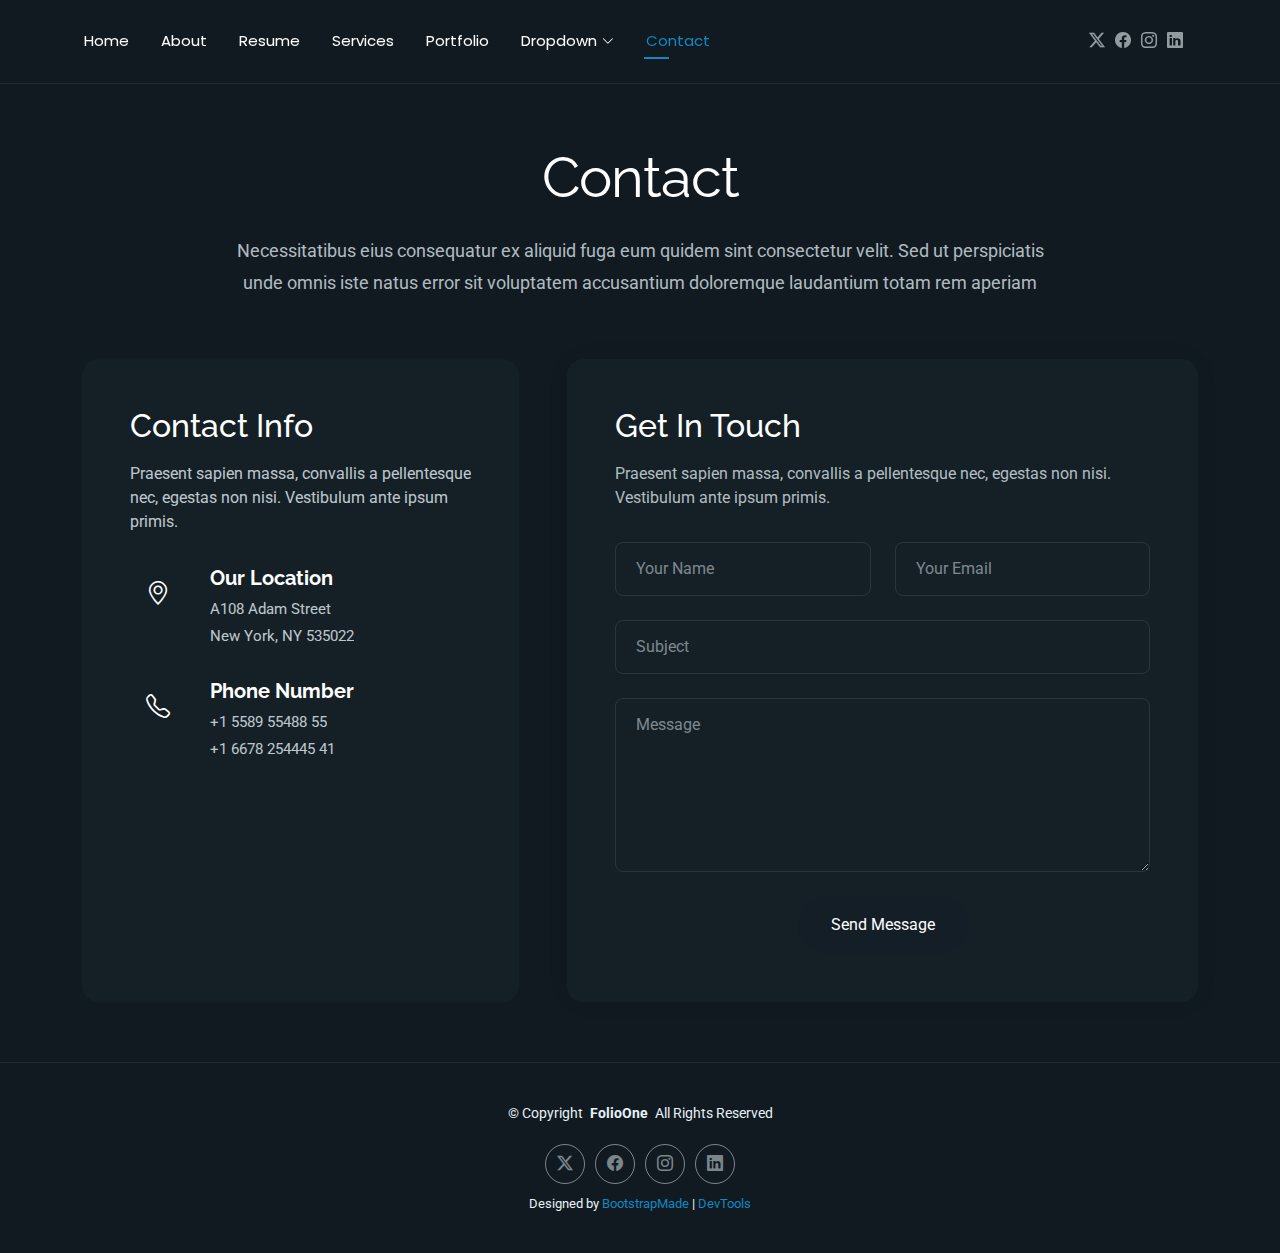
<file: folio1/FolioOne/contact.html>
<!DOCTYPE html>
<html lang="en">

<head>
  <meta charset="utf-8">
  <meta content="width=device-width, initial-scale=1.0" name="viewport">
  <title>Contact - FolioOne Bootstrap Template</title>
  <meta name="description" content="">
  <meta name="keywords" content="">

  <!-- Favicons -->
  <link href="assets/img/favicon.png" rel="icon">
  <link href="assets/img/apple-touch-icon.png" rel="apple-touch-icon">

  <!-- Fonts -->
  <link href="https://fonts.googleapis.com" rel="preconnect">
  <link href="https://fonts.gstatic.com" rel="preconnect" crossorigin>
  <link href="https://fonts.googleapis.com/css2?family=Roboto:ital,wght@0,100;0,300;0,400;0,500;0,700;0,900;1,100;1,300;1,400;1,500;1,700;1,900&family=Poppins:ital,wght@0,100;0,200;0,300;0,400;0,500;0,600;0,700;0,800;0,900;1,100;1,200;1,300;1,400;1,500;1,600;1,700;1,800;1,900&family=Raleway:ital,wght@0,100;0,200;0,300;0,400;0,500;0,600;0,700;0,800;0,900;1,100;1,200;1,300;1,400;1,500;1,600;1,700;1,800;1,900&display=swap" rel="stylesheet">

  <!-- Vendor CSS Files -->
  <link href="assets/vendor/bootstrap/css/bootstrap.min.css" rel="stylesheet">
  <link href="assets/vendor/bootstrap-icons/bootstrap-icons.css" rel="stylesheet">
  <link href="assets/vendor/aos/aos.css" rel="stylesheet">
  <link href="assets/vendor/swiper/swiper-bundle.min.css" rel="stylesheet">
  <link href="assets/vendor/glightbox/css/glightbox.min.css" rel="stylesheet">

  <!-- Main CSS File -->
  <link href="assets/css/main.css" rel="stylesheet">

  <!-- =======================================================
  * Template Name: FolioOne
  * Template URL: https://bootstrapmade.com/folioone-bootstrap-portfolio-website-template/
  * Updated: Aug 23 2025 with Bootstrap v5.3.7
  * Author: BootstrapMade.com
  * License: https://bootstrapmade.com/license/
  ======================================================== -->
</head>

<body class="contact-page">

  <header id="header" class="header d-flex align-items-center light-background sticky-top">
    <div class="container position-relative d-flex align-items-center justify-content-between">

      <!-- <a href="index.html" class="logo d-flex align-items-center me-auto me-xl-0">
      <img src="assets/img/logo.webp" alt="">
      <h1 class="sitename">FolioOne</h1> 
    </a> -->

      <nav id="navmenu" class="navmenu">
        <ul>
          <li><a href="index.html">Home</a></li>
          <li><a href="about.html">About</a></li>
          <li><a href="resume.html">Resume</a></li>
          <li><a href="services.html">Services</a></li>
          <li><a href="portfolio.html">Portfolio</a></li>
          <li class="dropdown"><a href="#"><span>Dropdown</span> <i class="bi bi-chevron-down toggle-dropdown"></i></a>
            <ul>
              <li><a href="#">Dropdown 1</a></li>
              <li class="dropdown"><a href="#"><span>Deep Dropdown</span> <i class="bi bi-chevron-down toggle-dropdown"></i></a>
                <ul>
                  <li><a href="#">Deep Dropdown 1</a></li>
                  <li><a href="#">Deep Dropdown 2</a></li>
                  <li><a href="#">Deep Dropdown 3</a></li>
                  <li><a href="#">Deep Dropdown 4</a></li>
                  <li><a href="#">Deep Dropdown 5</a></li>
                </ul>
              </li>
              <li><a href="#">Dropdown 2</a></li>
              <li><a href="#">Dropdown 3</a></li>
              <li><a href="#">Dropdown 4</a></li>
            </ul>
          </li>
          <li><a href="contact.html" class="active">Contact</a></li>
        </ul>
        <i class="mobile-nav-toggle d-xl-none bi bi-list"></i>
      </nav>

      <div class="header-social-links">
        <a href="#" class="twitter"><i class="bi bi-twitter-x"></i></a>
        <a href="#" class="facebook"><i class="bi bi-facebook"></i></a>
        <a href="#" class="instagram"><i class="bi bi-instagram"></i></a>
        <a href="#" class="linkedin"><i class="bi bi-linkedin"></i></a>
      </div>

    </div>
  </header>

  <main class="main">

    <!-- Contact Section -->
    <section id="contact" class="contact section">

      <!-- Section Title -->
      <div class="container section-title" data-aos="fade-up">
        <h2>Contact</h2>
        <p>Necessitatibus eius consequatur ex aliquid fuga eum quidem sint consectetur velit. Sed ut perspiciatis unde omnis iste natus error sit voluptatem accusantium doloremque laudantium totam rem aperiam</p>
      </div><!-- End Section Title -->

      <div class="container" data-aos="fade-up" data-aos-delay="100">

        <div class="row g-4 g-lg-5">
          <div class="col-lg-5">
            <div class="info-box" data-aos="fade-up" data-aos-delay="200">
              <h3>Contact Info</h3>
              <p>Praesent sapien massa, convallis a pellentesque nec, egestas non nisi. Vestibulum ante ipsum primis.</p>

              <div class="info-item" data-aos="fade-up" data-aos-delay="300">
                <div class="icon-box">
                  <i class="bi bi-geo-alt"></i>
                </div>
                <div class="content">
                  <h4>Our Location</h4>
                  <p>A108 Adam Street</p>
                  <p>New York, NY 535022</p>
                </div>
              </div>

              <div class="info-item" data-aos="fade-up" data-aos-delay="400">
                <div class="icon-box">
                  <i class="bi bi-telephone"></i>
                </div>
                <div class="content">
                  <h4>Phone Number</h4>
                  <p>+1 5589 55488 55</p>
                  <p>+1 6678 254445 41</p>
                </div>
              </div>

              <div class="info-item" data-aos="fade-up" data-aos-delay="500">
                <div class="icon-box">
                  <i class="bi bi-envelope"></i>
                </div>
                <div class="content">
                  <h4>Email Address</h4>
                  <p>info@example.com</p>
                  <p>contact@example.com</p>
                </div>
              </div>
            </div>
          </div>

          <div class="col-lg-7">
            <div class="contact-form" data-aos="fade-up" data-aos-delay="300">
              <h3>Get In Touch</h3>
              <p>Praesent sapien massa, convallis a pellentesque nec, egestas non nisi. Vestibulum ante ipsum primis.</p>

              <form action="forms/contact.php" method="post" class="php-email-form" data-aos="fade-up" data-aos-delay="200">
                <div class="row gy-4">

                  <div class="col-md-6">
                    <input type="text" name="name" class="form-control" placeholder="Your Name" required="">
                  </div>

                  <div class="col-md-6 ">
                    <input type="email" class="form-control" name="email" placeholder="Your Email" required="">
                  </div>

                  <div class="col-12">
                    <input type="text" class="form-control" name="subject" placeholder="Subject" required="">
                  </div>

                  <div class="col-12">
                    <textarea class="form-control" name="message" rows="6" placeholder="Message" required=""></textarea>
                  </div>

                  <div class="col-12 text-center">
                    <div class="loading">Loading</div>
                    <div class="error-message"></div>
                    <div class="sent-message">Your message has been sent. Thank you!</div>

                    <button type="submit" class="btn">Send Message</button>
                  </div>

                </div>
              </form>

            </div>
          </div>

        </div>

      </div>

    </section><!-- /Contact Section -->

  </main>

  <footer id="footer" class="footer">

    <div class="container">
      <div class="copyright text-center ">
        <p>© <span>Copyright</span> <strong class="px-1 sitename">FolioOne</strong> <span>All Rights Reserved<br></span></p>
      </div>
      <div class="social-links d-flex justify-content-center">
        <a href=""><i class="bi bi-twitter-x"></i></a>
        <a href=""><i class="bi bi-facebook"></i></a>
        <a href=""><i class="bi bi-instagram"></i></a>
        <a href=""><i class="bi bi-linkedin"></i></a>
      </div>
      <div class="credits">
        <!-- All the links in the footer should remain intact. -->
        <!-- You can delete the links only if you've purchased the pro version. -->
        <!-- Licensing information: https://bootstrapmade.com/license/ -->
        <!-- Purchase the pro version with working PHP/AJAX contact form: [buy-url] -->
        Designed by <a href="https://bootstrapmade.com/">BootstrapMade</a> | <a href="https://bootstrapmade.com/tools/">DevTools</a>
      </div>
    </div>

  </footer>

  <!-- Scroll Top -->
  <a href="#" id="scroll-top" class="scroll-top d-flex align-items-center justify-content-center"><i class="bi bi-arrow-up-short"></i></a>

  <!-- Preloader -->
  <div id="preloader"></div>

  <!-- Vendor JS Files -->
  <script src="assets/vendor/bootstrap/js/bootstrap.bundle.min.js"></script>
  <script src="assets/vendor/php-email-form/validate.js"></script>
  <script src="assets/vendor/aos/aos.js"></script>
  <script src="assets/vendor/typed.js/typed.umd.js"></script>
  <script src="assets/vendor/waypoints/noframework.waypoints.js"></script>
  <script src="assets/vendor/purecounter/purecounter_vanilla.js"></script>
  <script src="assets/vendor/swiper/swiper-bundle.min.js"></script>
  <script src="assets/vendor/imagesloaded/imagesloaded.pkgd.min.js"></script>
  <script src="assets/vendor/isotope-layout/isotope.pkgd.min.js"></script>
  <script src="assets/vendor/glightbox/js/glightbox.min.js"></script>

  <!-- Main JS File -->
  <script src="assets/js/main.js"></script>

</body>

</html>
</file>
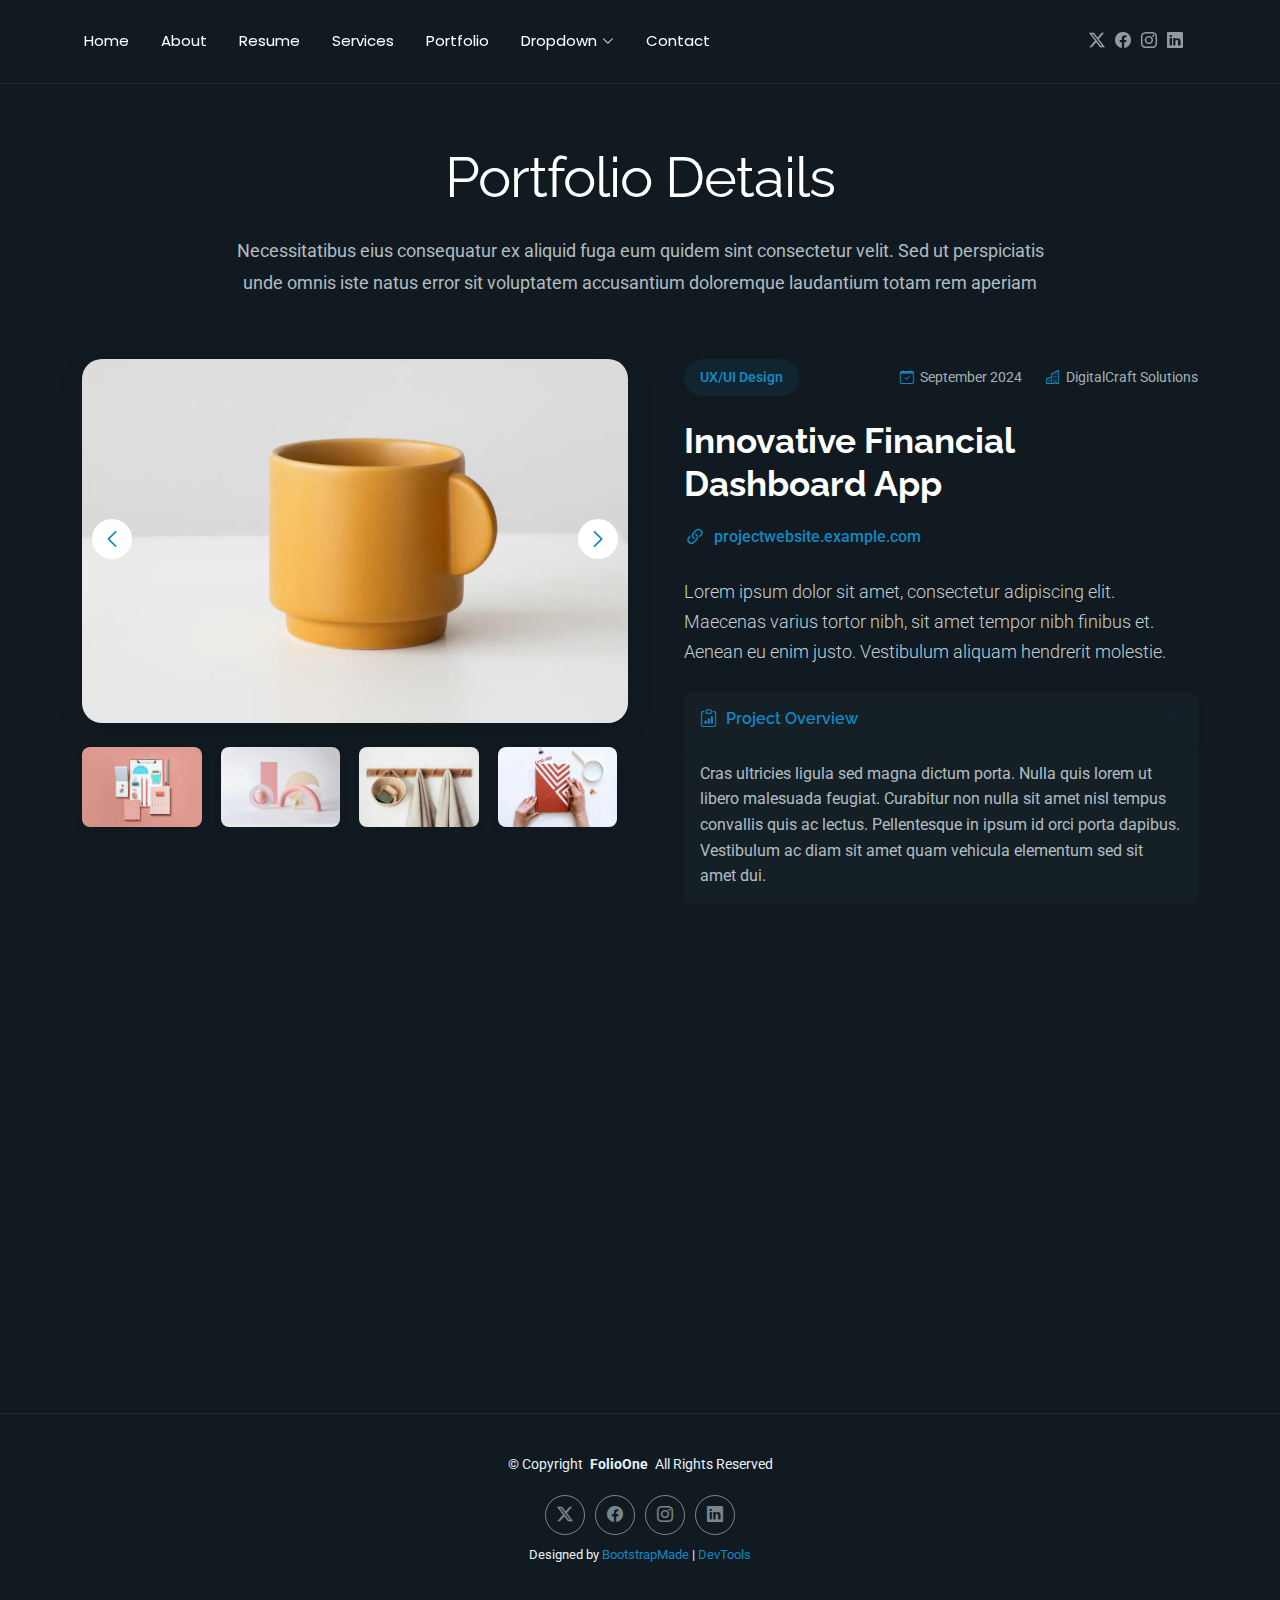
<file: folio1/FolioOne/portfolio-details.html>
<!DOCTYPE html>
<html lang="en">

<head>
  <meta charset="utf-8">
  <meta content="width=device-width, initial-scale=1.0" name="viewport">
  <title>Portfolio Details - FolioOne Bootstrap Template</title>
  <meta name="description" content="">
  <meta name="keywords" content="">

  <!-- Favicons -->
  <link href="assets/img/favicon.png" rel="icon">
  <link href="assets/img/apple-touch-icon.png" rel="apple-touch-icon">

  <!-- Fonts -->
  <link href="https://fonts.googleapis.com" rel="preconnect">
  <link href="https://fonts.gstatic.com" rel="preconnect" crossorigin>
  <link href="https://fonts.googleapis.com/css2?family=Roboto:ital,wght@0,100;0,300;0,400;0,500;0,700;0,900;1,100;1,300;1,400;1,500;1,700;1,900&family=Poppins:ital,wght@0,100;0,200;0,300;0,400;0,500;0,600;0,700;0,800;0,900;1,100;1,200;1,300;1,400;1,500;1,600;1,700;1,800;1,900&family=Raleway:ital,wght@0,100;0,200;0,300;0,400;0,500;0,600;0,700;0,800;0,900;1,100;1,200;1,300;1,400;1,500;1,600;1,700;1,800;1,900&display=swap" rel="stylesheet">

  <!-- Vendor CSS Files -->
  <link href="assets/vendor/bootstrap/css/bootstrap.min.css" rel="stylesheet">
  <link href="assets/vendor/bootstrap-icons/bootstrap-icons.css" rel="stylesheet">
  <link href="assets/vendor/aos/aos.css" rel="stylesheet">
  <link href="assets/vendor/swiper/swiper-bundle.min.css" rel="stylesheet">
  <link href="assets/vendor/glightbox/css/glightbox.min.css" rel="stylesheet">

  <!-- Main CSS File -->
  <link href="assets/css/main.css" rel="stylesheet">

  <!-- =======================================================
  * Template Name: FolioOne
  * Template URL: https://bootstrapmade.com/folioone-bootstrap-portfolio-website-template/
  * Updated: Aug 23 2025 with Bootstrap v5.3.7
  * Author: BootstrapMade.com
  * License: https://bootstrapmade.com/license/
  ======================================================== -->
</head>

<body class="portfolio-details-page">

  <header id="header" class="header d-flex align-items-center light-background sticky-top">
    <div class="container position-relative d-flex align-items-center justify-content-between">

      <!-- <a href="index.html" class="logo d-flex align-items-center me-auto me-xl-0">
      <img src="assets/img/logo.webp" alt="">
      <h1 class="sitename">FolioOne</h1> 
    </a> -->

      <nav id="navmenu" class="navmenu">
        <ul>
          <li><a href="index.html">Home</a></li>
          <li><a href="about.html">About</a></li>
          <li><a href="resume.html">Resume</a></li>
          <li><a href="services.html">Services</a></li>
          <li><a href="portfolio.html">Portfolio</a></li>
          <li class="dropdown"><a href="#"><span>Dropdown</span> <i class="bi bi-chevron-down toggle-dropdown"></i></a>
            <ul>
              <li><a href="#">Dropdown 1</a></li>
              <li class="dropdown"><a href="#"><span>Deep Dropdown</span> <i class="bi bi-chevron-down toggle-dropdown"></i></a>
                <ul>
                  <li><a href="#">Deep Dropdown 1</a></li>
                  <li><a href="#">Deep Dropdown 2</a></li>
                  <li><a href="#">Deep Dropdown 3</a></li>
                  <li><a href="#">Deep Dropdown 4</a></li>
                  <li><a href="#">Deep Dropdown 5</a></li>
                </ul>
              </li>
              <li><a href="#">Dropdown 2</a></li>
              <li><a href="#">Dropdown 3</a></li>
              <li><a href="#">Dropdown 4</a></li>
            </ul>
          </li>
          <li><a href="contact.html">Contact</a></li>
        </ul>
        <i class="mobile-nav-toggle d-xl-none bi bi-list"></i>
      </nav>

      <div class="header-social-links">
        <a href="#" class="twitter"><i class="bi bi-twitter-x"></i></a>
        <a href="#" class="facebook"><i class="bi bi-facebook"></i></a>
        <a href="#" class="instagram"><i class="bi bi-instagram"></i></a>
        <a href="#" class="linkedin"><i class="bi bi-linkedin"></i></a>
      </div>

    </div>
  </header>

  <main class="main">

    <!-- Portfolio Details Section -->
    <section id="portfolio-details" class="portfolio-details section">

      <!-- Section Title -->
      <div class="container section-title" data-aos="fade-up">
        <h2>Portfolio Details</h2>
        <p>Necessitatibus eius consequatur ex aliquid fuga eum quidem sint consectetur velit. Sed ut perspiciatis unde omnis iste natus error sit voluptatem accusantium doloremque laudantium totam rem aperiam</p>
      </div><!-- End Section Title -->

      <div class="container" data-aos="fade-up" data-aos-delay="100">

        <div class="row gy-4">
          <div class="col-lg-6" data-aos="fade-right">
            <div class="portfolio-details-media">
              <div class="main-image">
                <div class="portfolio-details-slider swiper init-swiper" data-aos="zoom-in">
                  <script type="application/json" class="swiper-config">
                    {
                      "loop": true,
                      "speed": 1000,
                      "autoplay": {
                        "delay": 6000
                      },
                      "effect": "creative",
                      "creativeEffect": {
                        "prev": {
                          "shadow": true,
                          "translate": [0, 0, -400]
                        },
                        "next": {
                          "translate": ["100%", 0, 0]
                        }
                      },
                      "slidesPerView": 1,
                      "navigation": {
                        "nextEl": ".swiper-button-next",
                        "prevEl": ".swiper-button-prev"
                      }
                    }
                  </script>
                  <div class="swiper-wrapper">
                    <div class="swiper-slide">
                      <img src="assets/img/portfolio/portfolio-5.webp" alt="Portfolio Image" class="img-fluid">
                    </div>
                    <div class="swiper-slide">
                      <img src="assets/img/portfolio/portfolio-7.webp" alt="Portfolio Image" class="img-fluid">
                    </div>
                    <div class="swiper-slide">
                      <img src="assets/img/portfolio/portfolio-8.webp" alt="Portfolio Image" class="img-fluid">
                    </div>
                  </div>
                  <div class="swiper-button-prev"></div>
                  <div class="swiper-button-next"></div>
                </div>
              </div>

              <div class="thumbnail-grid" data-aos="fade-up" data-aos-delay="200">
                <div class="row g-2 mt-3">
                  <div class="col-3">
                    <img src="assets/img/portfolio/portfolio-4.webp" alt="Gallery Image" class="img-fluid glightbox">
                  </div>
                  <div class="col-3">
                    <img src="assets/img/portfolio/portfolio-6.webp" alt="Gallery Image" class="img-fluid glightbox">
                  </div>
                  <div class="col-3">
                    <img src="assets/img/portfolio/portfolio-11.webp" alt="Gallery Image" class="img-fluid glightbox">
                  </div>
                  <div class="col-3">
                    <img src="assets/img/portfolio/portfolio-12.webp" alt="Gallery Image" class="img-fluid glightbox">
                  </div>
                </div>
              </div>

              <div class="tech-stack-badges" data-aos="fade-up" data-aos-delay="300">
                <span>Angular</span>
                <span>Express.js</span>
                <span>PostgreSQL</span>
                <span>GraphQL</span>
                <span>Firebase</span>
              </div>
            </div>
          </div>

          <div class="col-lg-6" data-aos="fade-left">
            <div class="portfolio-details-content">
              <div class="project-meta">
                <div class="badge-wrapper">
                  <span class="project-badge">UX/UI Design</span>
                </div>
                <div class="date-client">
                  <div class="meta-item">
                    <i class="bi bi-calendar-check"></i>
                    <span>September 2024</span>
                  </div>
                  <div class="meta-item">
                    <i class="bi bi-buildings"></i>
                    <span>DigitalCraft Solutions</span>
                  </div>
                </div>
              </div>

              <h2 class="project-title">Innovative Financial Dashboard App</h2>

              <div class="project-website">
                <i class="bi bi-link-45deg"></i>
                <a href="#" target="_blank">projectwebsite.example.com</a>
              </div>

              <div class="project-overview">
                <p class="lead">
                  Lorem ipsum dolor sit amet, consectetur adipiscing elit. Maecenas varius tortor nibh, sit amet tempor nibh finibus et. Aenean eu enim justo. Vestibulum aliquam hendrerit molestie.
                </p>

                <div class="accordion project-accordion" id="portfolio-details-projectAccordion">
                  <div class="accordion-item" data-aos="fade-up">
                    <h2 class="accordion-header">
                      <button class="accordion-button" type="button" data-bs-toggle="collapse" data-bs-target="#portfolio-details-collapse-1" aria-expanded="true" aria-controls="collapseOne">
                        <i class="bi bi-clipboard-data me-2"></i> Project Overview
                      </button>
                    </h2>
                    <div id="portfolio-details-collapse-1" class="accordion-collapse collapse show" data-bs-parent="#portfolio-details-projectAccordion">
                      <div class="accordion-body">
                        <p>Cras ultricies ligula sed magna dictum porta. Nulla quis lorem ut libero malesuada feugiat. Curabitur non nulla sit amet nisl tempus convallis quis ac lectus. Pellentesque in ipsum id orci porta dapibus. Vestibulum ac diam sit amet quam vehicula elementum sed sit amet dui.</p>
                      </div>
                    </div>
                  </div>

                  <div class="accordion-item" data-aos="fade-up" data-aos-delay="100">
                    <h2 class="accordion-header">
                      <button class="accordion-button collapsed" type="button" data-bs-toggle="collapse" data-bs-target="#portfolio-details-collapse-2" aria-expanded="false" aria-controls="collapseTwo">
                        <i class="bi bi-exclamation-diamond me-2"></i> The Challenge
                      </button>
                    </h2>
                    <div id="portfolio-details-collapse-2" class="accordion-collapse collapse" data-bs-parent="#portfolio-details-projectAccordion">
                      <div class="accordion-body">
                        <p>Mauris blandit aliquet elit, eget tincidunt nibh pulvinar a. Vivamus suscipit tortor eget felis porttitor volutpat. Curabitur aliquet quam id dui posuere blandit. Praesent sapien massa, convallis a pellentesque nec, egestas non nisi. Sed porttitor lectus nibh.</p>
                      </div>
                    </div>
                  </div>

                  <div class="accordion-item" data-aos="fade-up" data-aos-delay="200">
                    <h2 class="accordion-header">
                      <button class="accordion-button collapsed" type="button" data-bs-toggle="collapse" data-bs-target="#portfolio-details-collapse-3" aria-expanded="false" aria-controls="collapseThree">
                        <i class="bi bi-award me-2"></i> The Solution
                      </button>
                    </h2>
                    <div id="portfolio-details-collapse-3" class="accordion-collapse collapse" data-bs-parent="#portfolio-details-projectAccordion">
                      <div class="accordion-body">
                        <p>Donec sollicitudin molestie malesuada. Curabitur arcu erat, accumsan id imperdiet et, porttitor at sem. Vestibulum ante ipsum primis in faucibus orci luctus et ultrices posuere cubilia Curae; Donec velit neque, auctor sit amet aliquam vel, ullamcorper sit amet ligula.</p>
                      </div>
                    </div>
                  </div>
                </div>
              </div>

              <div class="project-features" data-aos="fade-up" data-aos-delay="300">
                <h3><i class="bi bi-stars"></i> Key Features</h3>
                <div class="row g-3">
                  <div class="col-md-6">
                    <ul class="feature-list">
                      <li><i class="bi bi-check2-circle"></i> Real-time Data Visualization</li>
                      <li><i class="bi bi-check2-circle"></i> User Role Management</li>
                      <li><i class="bi bi-check2-circle"></i> Secure Authentication</li>
                    </ul>
                  </div>
                  <div class="col-md-6">
                    <ul class="feature-list">
                      <li><i class="bi bi-check2-circle"></i> Customizable Dashboards</li>
                      <li><i class="bi bi-check2-circle"></i> Data Export Options</li>
                      <li><i class="bi bi-check2-circle"></i> Multi-device Support</li>
                    </ul>
                  </div>
                </div>
              </div>

              <div class="cta-buttons" data-aos="fade-up" data-aos-delay="400">
                <a href="#" class="btn-view-project">View Live Project</a>
                <a href="#" class="btn-next-project">Next Project <i class="bi bi-arrow-right"></i></a>
              </div>
            </div>
          </div>
        </div>

      </div>

    </section><!-- /Portfolio Details Section -->

  </main>

  <footer id="footer" class="footer">

    <div class="container">
      <div class="copyright text-center ">
        <p>© <span>Copyright</span> <strong class="px-1 sitename">FolioOne</strong> <span>All Rights Reserved<br></span></p>
      </div>
      <div class="social-links d-flex justify-content-center">
        <a href=""><i class="bi bi-twitter-x"></i></a>
        <a href=""><i class="bi bi-facebook"></i></a>
        <a href=""><i class="bi bi-instagram"></i></a>
        <a href=""><i class="bi bi-linkedin"></i></a>
      </div>
      <div class="credits">
        <!-- All the links in the footer should remain intact. -->
        <!-- You can delete the links only if you've purchased the pro version. -->
        <!-- Licensing information: https://bootstrapmade.com/license/ -->
        <!-- Purchase the pro version with working PHP/AJAX contact form: [buy-url] -->
        Designed by <a href="https://bootstrapmade.com/">BootstrapMade</a> | <a href="https://bootstrapmade.com/tools/">DevTools</a>
      </div>
    </div>

  </footer>

  <!-- Scroll Top -->
  <a href="#" id="scroll-top" class="scroll-top d-flex align-items-center justify-content-center"><i class="bi bi-arrow-up-short"></i></a>

  <!-- Preloader -->
  <div id="preloader"></div>

  <!-- Vendor JS Files -->
  <script src="assets/vendor/bootstrap/js/bootstrap.bundle.min.js"></script>
  <script src="assets/vendor/php-email-form/validate.js"></script>
  <script src="assets/vendor/aos/aos.js"></script>
  <script src="assets/vendor/typed.js/typed.umd.js"></script>
  <script src="assets/vendor/waypoints/noframework.waypoints.js"></script>
  <script src="assets/vendor/purecounter/purecounter_vanilla.js"></script>
  <script src="assets/vendor/swiper/swiper-bundle.min.js"></script>
  <script src="assets/vendor/imagesloaded/imagesloaded.pkgd.min.js"></script>
  <script src="assets/vendor/isotope-layout/isotope.pkgd.min.js"></script>
  <script src="assets/vendor/glightbox/js/glightbox.min.js"></script>

  <!-- Main JS File -->
  <script src="assets/js/main.js"></script>

</body>

</html>
</file>
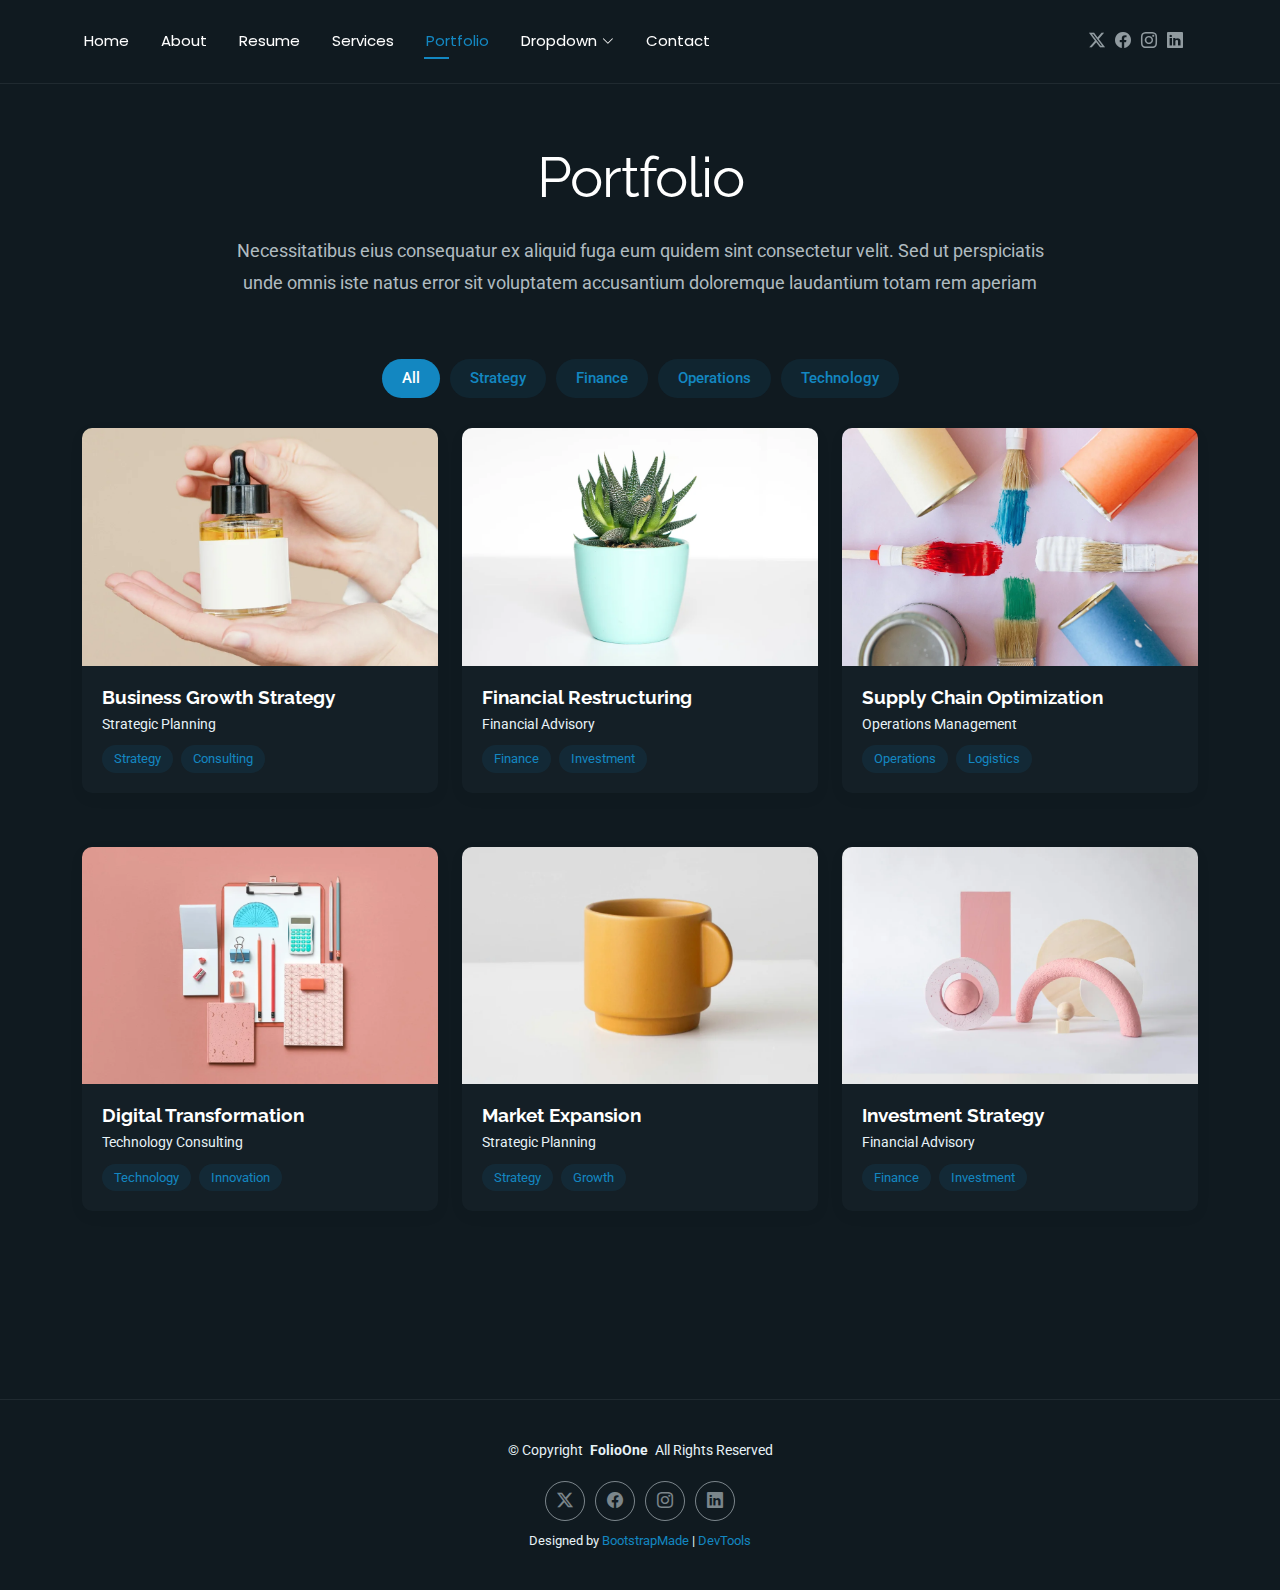
<file: folio1/FolioOne/portfolio.html>
<!DOCTYPE html>
<html lang="en">

<head>
  <meta charset="utf-8">
  <meta content="width=device-width, initial-scale=1.0" name="viewport">
  <title>Portfolio - FolioOne Bootstrap Template</title>
  <meta name="description" content="">
  <meta name="keywords" content="">

  <!-- Favicons -->
  <link href="assets/img/favicon.png" rel="icon">
  <link href="assets/img/apple-touch-icon.png" rel="apple-touch-icon">

  <!-- Fonts -->
  <link href="https://fonts.googleapis.com" rel="preconnect">
  <link href="https://fonts.gstatic.com" rel="preconnect" crossorigin>
  <link href="https://fonts.googleapis.com/css2?family=Roboto:ital,wght@0,100;0,300;0,400;0,500;0,700;0,900;1,100;1,300;1,400;1,500;1,700;1,900&family=Poppins:ital,wght@0,100;0,200;0,300;0,400;0,500;0,600;0,700;0,800;0,900;1,100;1,200;1,300;1,400;1,500;1,600;1,700;1,800;1,900&family=Raleway:ital,wght@0,100;0,200;0,300;0,400;0,500;0,600;0,700;0,800;0,900;1,100;1,200;1,300;1,400;1,500;1,600;1,700;1,800;1,900&display=swap" rel="stylesheet">

  <!-- Vendor CSS Files -->
  <link href="assets/vendor/bootstrap/css/bootstrap.min.css" rel="stylesheet">
  <link href="assets/vendor/bootstrap-icons/bootstrap-icons.css" rel="stylesheet">
  <link href="assets/vendor/aos/aos.css" rel="stylesheet">
  <link href="assets/vendor/swiper/swiper-bundle.min.css" rel="stylesheet">
  <link href="assets/vendor/glightbox/css/glightbox.min.css" rel="stylesheet">

  <!-- Main CSS File -->
  <link href="assets/css/main.css" rel="stylesheet">

  <!-- =======================================================
  * Template Name: FolioOne
  * Template URL: https://bootstrapmade.com/folioone-bootstrap-portfolio-website-template/
  * Updated: Aug 23 2025 with Bootstrap v5.3.7
  * Author: BootstrapMade.com
  * License: https://bootstrapmade.com/license/
  ======================================================== -->
</head>

<body class="portfolio-page">

  <header id="header" class="header d-flex align-items-center light-background sticky-top">
    <div class="container position-relative d-flex align-items-center justify-content-between">

      <!-- <a href="index.html" class="logo d-flex align-items-center me-auto me-xl-0">
      <img src="assets/img/logo.webp" alt="">
      <h1 class="sitename">FolioOne</h1> 
    </a> -->

      <nav id="navmenu" class="navmenu">
        <ul>
          <li><a href="index.html">Home</a></li>
          <li><a href="about.html">About</a></li>
          <li><a href="resume.html">Resume</a></li>
          <li><a href="services.html">Services</a></li>
          <li><a href="portfolio.html" class="active">Portfolio</a></li>
          <li class="dropdown"><a href="#"><span>Dropdown</span> <i class="bi bi-chevron-down toggle-dropdown"></i></a>
            <ul>
              <li><a href="#">Dropdown 1</a></li>
              <li class="dropdown"><a href="#"><span>Deep Dropdown</span> <i class="bi bi-chevron-down toggle-dropdown"></i></a>
                <ul>
                  <li><a href="#">Deep Dropdown 1</a></li>
                  <li><a href="#">Deep Dropdown 2</a></li>
                  <li><a href="#">Deep Dropdown 3</a></li>
                  <li><a href="#">Deep Dropdown 4</a></li>
                  <li><a href="#">Deep Dropdown 5</a></li>
                </ul>
              </li>
              <li><a href="#">Dropdown 2</a></li>
              <li><a href="#">Dropdown 3</a></li>
              <li><a href="#">Dropdown 4</a></li>
            </ul>
          </li>
          <li><a href="contact.html">Contact</a></li>
        </ul>
        <i class="mobile-nav-toggle d-xl-none bi bi-list"></i>
      </nav>

      <div class="header-social-links">
        <a href="#" class="twitter"><i class="bi bi-twitter-x"></i></a>
        <a href="#" class="facebook"><i class="bi bi-facebook"></i></a>
        <a href="#" class="instagram"><i class="bi bi-instagram"></i></a>
        <a href="#" class="linkedin"><i class="bi bi-linkedin"></i></a>
      </div>

    </div>
  </header>

  <main class="main">

    <!-- Portfolio Section -->
    <section id="portfolio" class="portfolio section">

      <!-- Section Title -->
      <div class="container section-title" data-aos="fade-up">
        <h2>Portfolio</h2>
        <p>Necessitatibus eius consequatur ex aliquid fuga eum quidem sint consectetur velit. Sed ut perspiciatis unde omnis iste natus error sit voluptatem accusantium doloremque laudantium totam rem aperiam</p>
      </div><!-- End Section Title -->

      <div class="container" data-aos="fade-up" data-aos-delay="100">

        <div class="isotope-layout" data-default-filter="*" data-layout="masonry" data-sort="original-order">
          <ul class="portfolio-filters isotope-filters" data-aos="fade-up" data-aos-delay="200">
            <li data-filter="*" class="filter-active">All</li>
            <li data-filter=".filter-strategy">Strategy</li>
            <li data-filter=".filter-finance">Finance</li>
            <li data-filter=".filter-operations">Operations</li>
            <li data-filter=".filter-technology">Technology</li>
          </ul><!-- End Portfolio Filters -->

          <div class="row gy-4 isotope-container" data-aos="fade-up" data-aos-delay="300">
            <div class="col-lg-4 col-md-6 portfolio-item isotope-item filter-strategy">
              <div class="portfolio-card">
                <div class="portfolio-img">
                  <img src="assets/img/portfolio/portfolio-1.webp" alt="Portfolio Item" class="img-fluid">
                  <div class="portfolio-overlay">
                    <a href="assets/img/portfolio/portfolio-1.webp" class="glightbox portfolio-lightbox"><i class="bi bi-plus"></i></a>
                    <a href="#" class="portfolio-details-link"><i class="bi bi-link"></i></a>
                  </div>
                </div>
                <div class="portfolio-info">
                  <h4>Business Growth Strategy</h4>
                  <p>Strategic Planning</p>
                  <div class="portfolio-tags">
                    <span>Strategy</span>
                    <span>Consulting</span>
                  </div>
                </div>
              </div>
            </div>

            <div class="col-lg-4 col-md-6 portfolio-item isotope-item filter-finance">
              <div class="portfolio-card">
                <div class="portfolio-img">
                  <img src="assets/img/portfolio/portfolio-2.webp" alt="Portfolio Item" class="img-fluid">
                  <div class="portfolio-overlay">
                    <a href="assets/img/portfolio/portfolio-2.webp" class="glightbox portfolio-lightbox"><i class="bi bi-plus"></i></a>
                    <a href="#" class="portfolio-details-link"><i class="bi bi-link"></i></a>
                  </div>
                </div>
                <div class="portfolio-info">
                  <h4>Financial Restructuring</h4>
                  <p>Financial Advisory</p>
                  <div class="portfolio-tags">
                    <span>Finance</span>
                    <span>Investment</span>
                  </div>
                </div>
              </div>
            </div>

            <div class="col-lg-4 col-md-6 portfolio-item isotope-item filter-operations">
              <div class="portfolio-card">
                <div class="portfolio-img">
                  <img src="assets/img/portfolio/portfolio-3.webp" alt="Portfolio Item" class="img-fluid">
                  <div class="portfolio-overlay">
                    <a href="assets/img/portfolio/portfolio-3.webp" class="glightbox portfolio-lightbox"><i class="bi bi-plus"></i></a>
                    <a href="#" class="portfolio-details-link"><i class="bi bi-link"></i></a>
                  </div>
                </div>
                <div class="portfolio-info">
                  <h4>Supply Chain Optimization</h4>
                  <p>Operations Management</p>
                  <div class="portfolio-tags">
                    <span>Operations</span>
                    <span>Logistics</span>
                  </div>
                </div>
              </div>
            </div>

            <div class="col-lg-4 col-md-6 portfolio-item isotope-item filter-technology">
              <div class="portfolio-card">
                <div class="portfolio-img">
                  <img src="assets/img/portfolio/portfolio-4.webp" alt="Portfolio Item" class="img-fluid">
                  <div class="portfolio-overlay">
                    <a href="assets/img/portfolio/portfolio-4.webp" class="glightbox portfolio-lightbox"><i class="bi bi-plus"></i></a>
                    <a href="#" class="portfolio-details-link"><i class="bi bi-link"></i></a>
                  </div>
                </div>
                <div class="portfolio-info">
                  <h4>Digital Transformation</h4>
                  <p>Technology Consulting</p>
                  <div class="portfolio-tags">
                    <span>Technology</span>
                    <span>Innovation</span>
                  </div>
                </div>
              </div>
            </div>

            <div class="col-lg-4 col-md-6 portfolio-item isotope-item filter-strategy">
              <div class="portfolio-card">
                <div class="portfolio-img">
                  <img src="assets/img/portfolio/portfolio-5.webp" alt="Portfolio Item" class="img-fluid">
                  <div class="portfolio-overlay">
                    <a href="assets/img/portfolio/portfolio-5.webp" class="glightbox portfolio-lightbox"><i class="bi bi-plus"></i></a>
                    <a href="#" class="portfolio-details-link"><i class="bi bi-link"></i></a>
                  </div>
                </div>
                <div class="portfolio-info">
                  <h4>Market Expansion</h4>
                  <p>Strategic Planning</p>
                  <div class="portfolio-tags">
                    <span>Strategy</span>
                    <span>Growth</span>
                  </div>
                </div>
              </div>
            </div>

            <div class="col-lg-4 col-md-6 portfolio-item isotope-item filter-finance">
              <div class="portfolio-card">
                <div class="portfolio-img">
                  <img src="assets/img/portfolio/portfolio-6.webp" alt="Portfolio Item" class="img-fluid">
                  <div class="portfolio-overlay">
                    <a href="assets/img/portfolio/portfolio-6.webp" class="glightbox portfolio-lightbox"><i class="bi bi-plus"></i></a>
                    <a href="#" class="portfolio-details-link"><i class="bi bi-link"></i></a>
                  </div>
                </div>
                <div class="portfolio-info">
                  <h4>Investment Strategy</h4>
                  <p>Financial Advisory</p>
                  <div class="portfolio-tags">
                    <span>Finance</span>
                    <span>Investment</span>
                  </div>
                </div>
              </div>
            </div>
          </div><!-- End Portfolio Items Container -->

        </div>

        <div class="text-center mt-5" data-aos="fade-up" data-aos-delay="400">
          <a href="#portfolio" class="btn btn-primary">View All Case Studies</a>
        </div>

      </div>

    </section><!-- /Portfolio Section -->

  </main>

  <footer id="footer" class="footer">

    <div class="container">
      <div class="copyright text-center ">
        <p>© <span>Copyright</span> <strong class="px-1 sitename">FolioOne</strong> <span>All Rights Reserved<br></span></p>
      </div>
      <div class="social-links d-flex justify-content-center">
        <a href=""><i class="bi bi-twitter-x"></i></a>
        <a href=""><i class="bi bi-facebook"></i></a>
        <a href=""><i class="bi bi-instagram"></i></a>
        <a href=""><i class="bi bi-linkedin"></i></a>
      </div>
      <div class="credits">
        <!-- All the links in the footer should remain intact. -->
        <!-- You can delete the links only if you've purchased the pro version. -->
        <!-- Licensing information: https://bootstrapmade.com/license/ -->
        <!-- Purchase the pro version with working PHP/AJAX contact form: [buy-url] -->
        Designed by <a href="https://bootstrapmade.com/">BootstrapMade</a> | <a href="https://bootstrapmade.com/tools/">DevTools</a>
      </div>
    </div>

  </footer>

  <!-- Scroll Top -->
  <a href="#" id="scroll-top" class="scroll-top d-flex align-items-center justify-content-center"><i class="bi bi-arrow-up-short"></i></a>

  <!-- Preloader -->
  <div id="preloader"></div>

  <!-- Vendor JS Files -->
  <script src="assets/vendor/bootstrap/js/bootstrap.bundle.min.js"></script>
  <script src="assets/vendor/php-email-form/validate.js"></script>
  <script src="assets/vendor/aos/aos.js"></script>
  <script src="assets/vendor/typed.js/typed.umd.js"></script>
  <script src="assets/vendor/waypoints/noframework.waypoints.js"></script>
  <script src="assets/vendor/purecounter/purecounter_vanilla.js"></script>
  <script src="assets/vendor/swiper/swiper-bundle.min.js"></script>
  <script src="assets/vendor/imagesloaded/imagesloaded.pkgd.min.js"></script>
  <script src="assets/vendor/isotope-layout/isotope.pkgd.min.js"></script>
  <script src="assets/vendor/glightbox/js/glightbox.min.js"></script>

  <!-- Main JS File -->
  <script src="assets/js/main.js"></script>

</body>

</html>
</file>
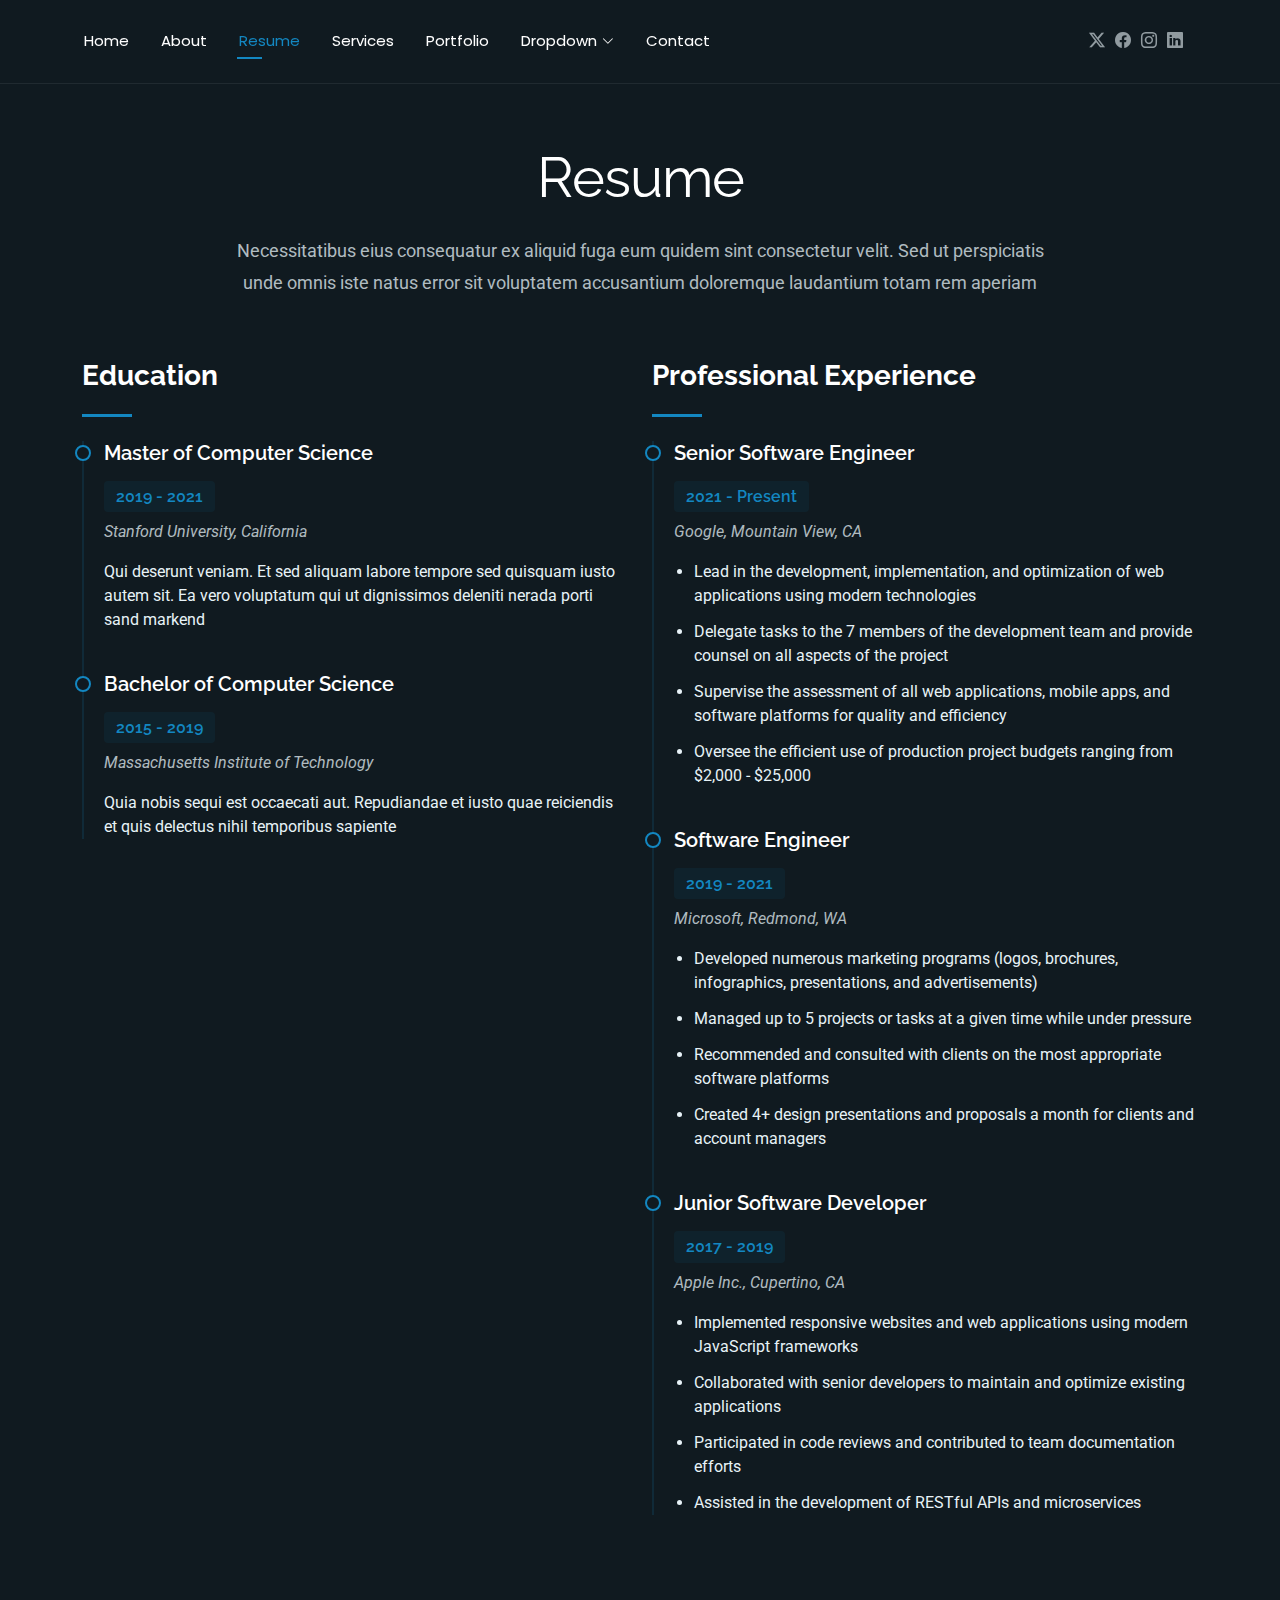
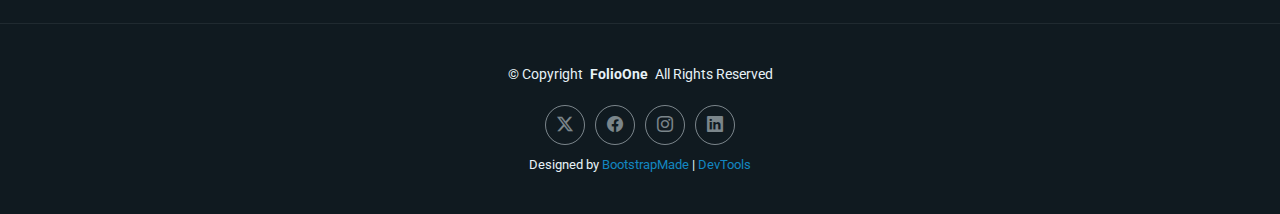
<file: folio1/FolioOne/resume.html>
<!DOCTYPE html>
<html lang="en">

<head>
  <meta charset="utf-8">
  <meta content="width=device-width, initial-scale=1.0" name="viewport">
  <title>Resume - FolioOne Bootstrap Template</title>
  <meta name="description" content="">
  <meta name="keywords" content="">

  <!-- Favicons -->
  <link href="assets/img/favicon.png" rel="icon">
  <link href="assets/img/apple-touch-icon.png" rel="apple-touch-icon">

  <!-- Fonts -->
  <link href="https://fonts.googleapis.com" rel="preconnect">
  <link href="https://fonts.gstatic.com" rel="preconnect" crossorigin>
  <link href="https://fonts.googleapis.com/css2?family=Roboto:ital,wght@0,100;0,300;0,400;0,500;0,700;0,900;1,100;1,300;1,400;1,500;1,700;1,900&family=Poppins:ital,wght@0,100;0,200;0,300;0,400;0,500;0,600;0,700;0,800;0,900;1,100;1,200;1,300;1,400;1,500;1,600;1,700;1,800;1,900&family=Raleway:ital,wght@0,100;0,200;0,300;0,400;0,500;0,600;0,700;0,800;0,900;1,100;1,200;1,300;1,400;1,500;1,600;1,700;1,800;1,900&display=swap" rel="stylesheet">

  <!-- Vendor CSS Files -->
  <link href="assets/vendor/bootstrap/css/bootstrap.min.css" rel="stylesheet">
  <link href="assets/vendor/bootstrap-icons/bootstrap-icons.css" rel="stylesheet">
  <link href="assets/vendor/aos/aos.css" rel="stylesheet">
  <link href="assets/vendor/swiper/swiper-bundle.min.css" rel="stylesheet">
  <link href="assets/vendor/glightbox/css/glightbox.min.css" rel="stylesheet">

  <!-- Main CSS File -->
  <link href="assets/css/main.css" rel="stylesheet">

  <!-- =======================================================
  * Template Name: FolioOne
  * Template URL: https://bootstrapmade.com/folioone-bootstrap-portfolio-website-template/
  * Updated: Aug 23 2025 with Bootstrap v5.3.7
  * Author: BootstrapMade.com
  * License: https://bootstrapmade.com/license/
  ======================================================== -->
</head>

<body class="resume-page">

  <header id="header" class="header d-flex align-items-center light-background sticky-top">
    <div class="container position-relative d-flex align-items-center justify-content-between">

      <!-- <a href="index.html" class="logo d-flex align-items-center me-auto me-xl-0">
      <img src="assets/img/logo.webp" alt="">
      <h1 class="sitename">FolioOne</h1> 
    </a> -->

      <nav id="navmenu" class="navmenu">
        <ul>
          <li><a href="index.html">Home</a></li>
          <li><a href="about.html">About</a></li>
          <li><a href="resume.html" class="active">Resume</a></li>
          <li><a href="services.html">Services</a></li>
          <li><a href="portfolio.html">Portfolio</a></li>
          <li class="dropdown"><a href="#"><span>Dropdown</span> <i class="bi bi-chevron-down toggle-dropdown"></i></a>
            <ul>
              <li><a href="#">Dropdown 1</a></li>
              <li class="dropdown"><a href="#"><span>Deep Dropdown</span> <i class="bi bi-chevron-down toggle-dropdown"></i></a>
                <ul>
                  <li><a href="#">Deep Dropdown 1</a></li>
                  <li><a href="#">Deep Dropdown 2</a></li>
                  <li><a href="#">Deep Dropdown 3</a></li>
                  <li><a href="#">Deep Dropdown 4</a></li>
                  <li><a href="#">Deep Dropdown 5</a></li>
                </ul>
              </li>
              <li><a href="#">Dropdown 2</a></li>
              <li><a href="#">Dropdown 3</a></li>
              <li><a href="#">Dropdown 4</a></li>
            </ul>
          </li>
          <li><a href="contact.html">Contact</a></li>
        </ul>
        <i class="mobile-nav-toggle d-xl-none bi bi-list"></i>
      </nav>

      <div class="header-social-links">
        <a href="#" class="twitter"><i class="bi bi-twitter-x"></i></a>
        <a href="#" class="facebook"><i class="bi bi-facebook"></i></a>
        <a href="#" class="instagram"><i class="bi bi-instagram"></i></a>
        <a href="#" class="linkedin"><i class="bi bi-linkedin"></i></a>
      </div>

    </div>
  </header>

  <main class="main">

    <!-- Resume Section -->
    <section id="resume" class="resume section">

      <!-- Section Title -->
      <div class="container section-title" data-aos="fade-up">
        <h2>Resume</h2>
        <p>Necessitatibus eius consequatur ex aliquid fuga eum quidem sint consectetur velit. Sed ut perspiciatis unde omnis iste natus error sit voluptatem accusantium doloremque laudantium totam rem aperiam</p>
      </div><!-- End Section Title -->

      <div class="container" data-aos="fade-up" data-aos-delay="100">

        <div class="row">
          <div class="col-lg-6">

            <!-- Education Section -->
            <div class="resume-item" data-aos="fade-up">
              <h3 class="resume-title">Education</h3>

              <div class="resume-content">
                <article class="education-item">
                  <h4>Master of Computer Science</h4>
                  <h5>2019 - 2021</h5>
                  <p class="institution"><em>Stanford University, California</em></p>
                  <p>Qui deserunt veniam. Et sed aliquam labore tempore sed quisquam iusto autem sit. Ea vero voluptatum qui ut dignissimos deleniti nerada porti sand markend</p>
                </article>

                <article class="education-item">
                  <h4>Bachelor of Computer Science</h4>
                  <h5>2015 - 2019</h5>
                  <p class="institution"><em>Massachusetts Institute of Technology</em></p>
                  <p>Quia nobis sequi est occaecati aut. Repudiandae et iusto quae reiciendis et quis delectus nihil temporibus sapiente</p>
                </article>
              </div>
            </div><!-- End Education Section -->

            <!-- Professional Skills Section -->
            <div class="resume-item skills-animation" data-aos="fade-up">
              <h3 class="resume-title">Professional Skills</h3>

              <div class="resume-content">
                <div class="skill-item">
                  <h4>Frontend Development</h4>
                  <div class="progress">
                    <div class="progress-bar" role="progressbar" aria-valuenow="95" aria-valuemin="0" aria-valuemax="100"></div>
                  </div>
                </div>

                <div class="skill-item">
                  <h4>Backend Development</h4>
                  <div class="progress">
                    <div class="progress-bar" role="progressbar" aria-valuenow="85" aria-valuemin="0" aria-valuemax="100"></div>
                  </div>
                </div>

                <div class="skill-item">
                  <h4>UI/UX Design</h4>
                  <div class="progress">
                    <div class="progress-bar" role="progressbar" aria-valuenow="90" aria-valuemin="0" aria-valuemax="100"></div>
                  </div>
                </div>

                <div class="skill-item">
                  <h4>Project Management</h4>
                  <div class="progress">
                    <div class="progress-bar" role="progressbar" aria-valuenow="80" aria-valuemin="0" aria-valuemax="100"></div>
                  </div>
                </div>
              </div>
            </div><!-- End Professional Skills Section -->
          </div>

          <div class="col-lg-6">
            <!-- Experience Section -->
            <div class="resume-item" data-aos="fade-up" data-aos-delay="100">
              <h3 class="resume-title">Professional Experience</h3>

              <div class="resume-content">
                <article class="experience-item">
                  <h4>Senior Software Engineer</h4>
                  <h5>2021 - Present</h5>
                  <p class="company"><em>Google, Mountain View, CA</em></p>
                  <ul>
                    <li>Lead in the development, implementation, and optimization of web applications using modern technologies</li>
                    <li>Delegate tasks to the 7 members of the development team and provide counsel on all aspects of the project</li>
                    <li>Supervise the assessment of all web applications, mobile apps, and software platforms for quality and efficiency</li>
                    <li>Oversee the efficient use of production project budgets ranging from $2,000 - $25,000</li>
                  </ul>
                </article>

                <article class="experience-item">
                  <h4>Software Engineer</h4>
                  <h5>2019 - 2021</h5>
                  <p class="company"><em>Microsoft, Redmond, WA</em></p>
                  <ul>
                    <li>Developed numerous marketing programs (logos, brochures, infographics, presentations, and advertisements)</li>
                    <li>Managed up to 5 projects or tasks at a given time while under pressure</li>
                    <li>Recommended and consulted with clients on the most appropriate software platforms</li>
                    <li>Created 4+ design presentations and proposals a month for clients and account managers</li>
                  </ul>
                </article>

                <article class="experience-item">
                  <h4>Junior Software Developer</h4>
                  <h5>2017 - 2019</h5>
                  <p class="company"><em>Apple Inc., Cupertino, CA</em></p>
                  <ul>
                    <li>Implemented responsive websites and web applications using modern JavaScript frameworks</li>
                    <li>Collaborated with senior developers to maintain and optimize existing applications</li>
                    <li>Participated in code reviews and contributed to team documentation efforts</li>
                    <li>Assisted in the development of RESTful APIs and microservices</li>
                  </ul>
                </article>
              </div>
            </div><!-- End Experience Section -->
          </div>
        </div>

      </div>

    </section><!-- /Resume Section -->

  </main>

  <footer id="footer" class="footer">

    <div class="container">
      <div class="copyright text-center ">
        <p>© <span>Copyright</span> <strong class="px-1 sitename">FolioOne</strong> <span>All Rights Reserved<br></span></p>
      </div>
      <div class="social-links d-flex justify-content-center">
        <a href=""><i class="bi bi-twitter-x"></i></a>
        <a href=""><i class="bi bi-facebook"></i></a>
        <a href=""><i class="bi bi-instagram"></i></a>
        <a href=""><i class="bi bi-linkedin"></i></a>
      </div>
      <div class="credits">
        <!-- All the links in the footer should remain intact. -->
        <!-- You can delete the links only if you've purchased the pro version. -->
        <!-- Licensing information: https://bootstrapmade.com/license/ -->
        <!-- Purchase the pro version with working PHP/AJAX contact form: [buy-url] -->
        Designed by <a href="https://bootstrapmade.com/">BootstrapMade</a> | <a href="https://bootstrapmade.com/tools/">DevTools</a>
      </div>
    </div>

  </footer>

  <!-- Scroll Top -->
  <a href="#" id="scroll-top" class="scroll-top d-flex align-items-center justify-content-center"><i class="bi bi-arrow-up-short"></i></a>

  <!-- Preloader -->
  <div id="preloader"></div>

  <!-- Vendor JS Files -->
  <script src="assets/vendor/bootstrap/js/bootstrap.bundle.min.js"></script>
  <script src="assets/vendor/php-email-form/validate.js"></script>
  <script src="assets/vendor/aos/aos.js"></script>
  <script src="assets/vendor/typed.js/typed.umd.js"></script>
  <script src="assets/vendor/waypoints/noframework.waypoints.js"></script>
  <script src="assets/vendor/purecounter/purecounter_vanilla.js"></script>
  <script src="assets/vendor/swiper/swiper-bundle.min.js"></script>
  <script src="assets/vendor/imagesloaded/imagesloaded.pkgd.min.js"></script>
  <script src="assets/vendor/isotope-layout/isotope.pkgd.min.js"></script>
  <script src="assets/vendor/glightbox/js/glightbox.min.js"></script>

  <!-- Main JS File -->
  <script src="assets/js/main.js"></script>

</body>

</html>
</file>
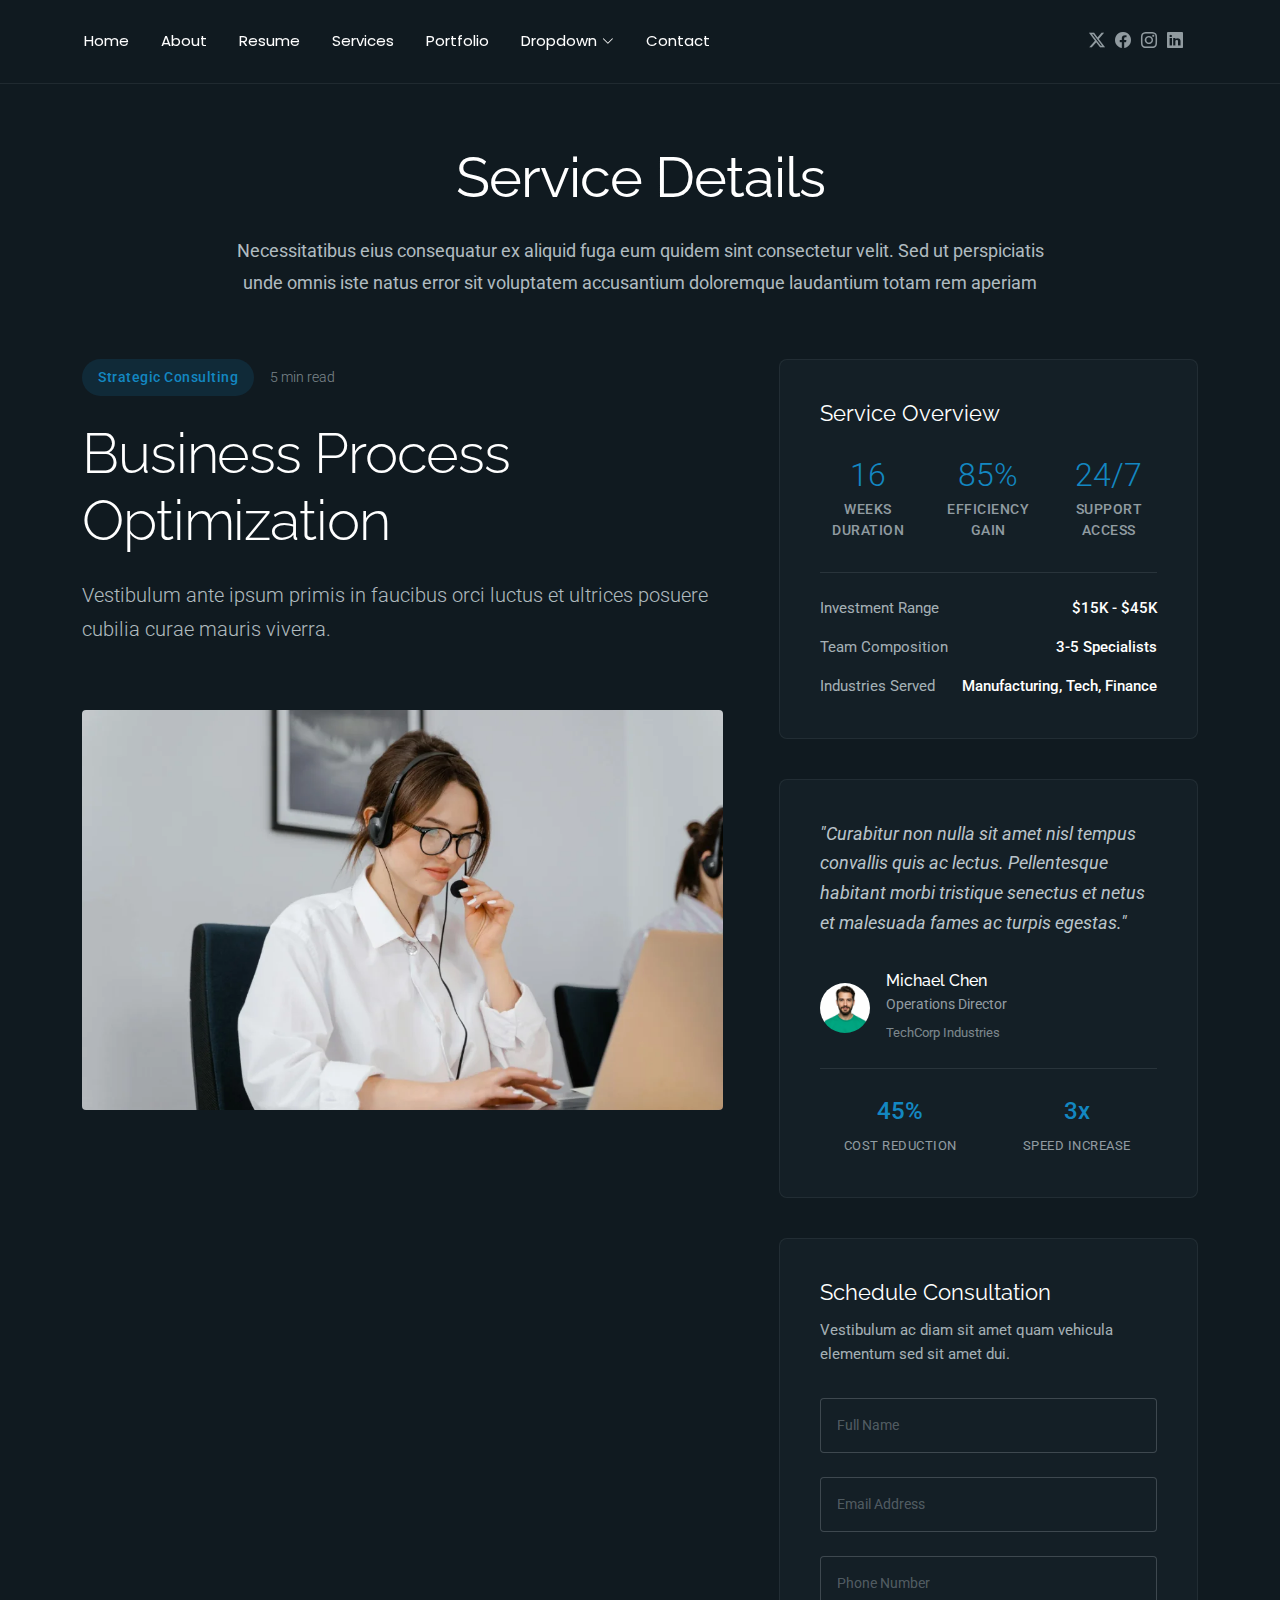
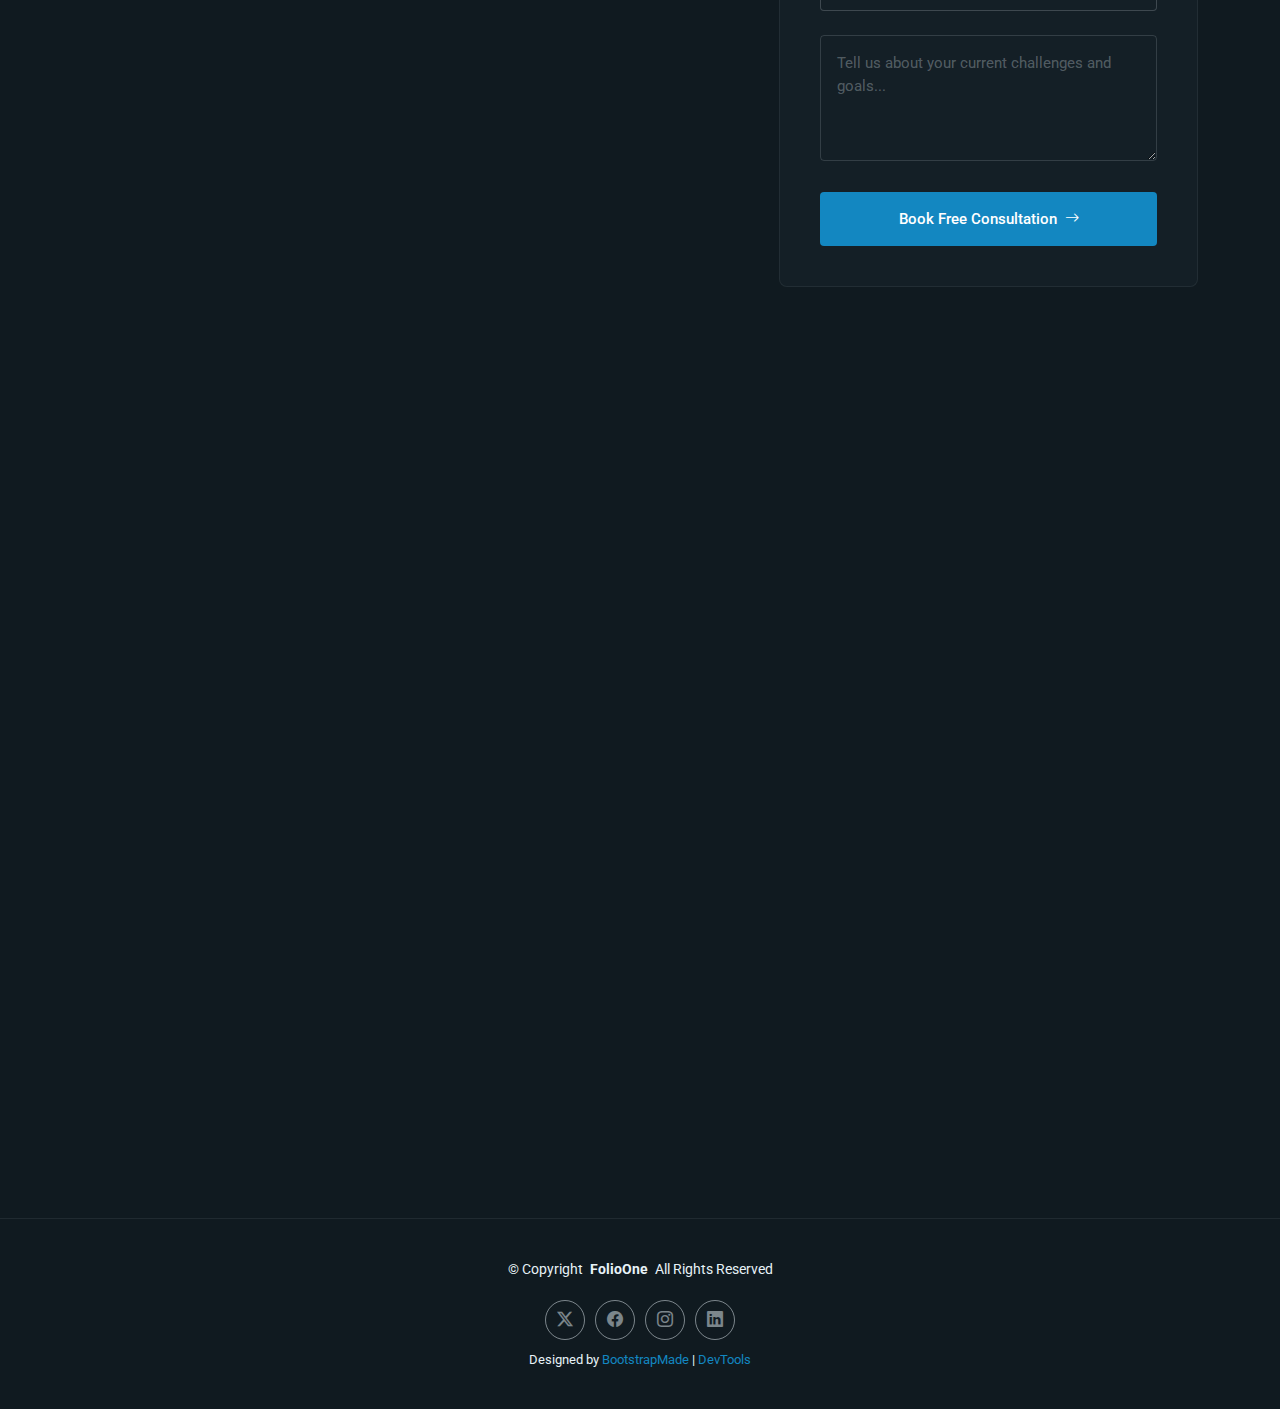
<file: folio1/FolioOne/service-details.html>
<!DOCTYPE html>
<html lang="en">

<head>
  <meta charset="utf-8">
  <meta content="width=device-width, initial-scale=1.0" name="viewport">
  <title>Service Details - FolioOne Bootstrap Template</title>
  <meta name="description" content="">
  <meta name="keywords" content="">

  <!-- Favicons -->
  <link href="assets/img/favicon.png" rel="icon">
  <link href="assets/img/apple-touch-icon.png" rel="apple-touch-icon">

  <!-- Fonts -->
  <link href="https://fonts.googleapis.com" rel="preconnect">
  <link href="https://fonts.gstatic.com" rel="preconnect" crossorigin>
  <link href="https://fonts.googleapis.com/css2?family=Roboto:ital,wght@0,100;0,300;0,400;0,500;0,700;0,900;1,100;1,300;1,400;1,500;1,700;1,900&family=Poppins:ital,wght@0,100;0,200;0,300;0,400;0,500;0,600;0,700;0,800;0,900;1,100;1,200;1,300;1,400;1,500;1,600;1,700;1,800;1,900&family=Raleway:ital,wght@0,100;0,200;0,300;0,400;0,500;0,600;0,700;0,800;0,900;1,100;1,200;1,300;1,400;1,500;1,600;1,700;1,800;1,900&display=swap" rel="stylesheet">

  <!-- Vendor CSS Files -->
  <link href="assets/vendor/bootstrap/css/bootstrap.min.css" rel="stylesheet">
  <link href="assets/vendor/bootstrap-icons/bootstrap-icons.css" rel="stylesheet">
  <link href="assets/vendor/aos/aos.css" rel="stylesheet">
  <link href="assets/vendor/swiper/swiper-bundle.min.css" rel="stylesheet">
  <link href="assets/vendor/glightbox/css/glightbox.min.css" rel="stylesheet">

  <!-- Main CSS File -->
  <link href="assets/css/main.css" rel="stylesheet">

  <!-- =======================================================
  * Template Name: FolioOne
  * Template URL: https://bootstrapmade.com/folioone-bootstrap-portfolio-website-template/
  * Updated: Aug 23 2025 with Bootstrap v5.3.7
  * Author: BootstrapMade.com
  * License: https://bootstrapmade.com/license/
  ======================================================== -->
</head>

<body class="service-details-page">

  <header id="header" class="header d-flex align-items-center light-background sticky-top">
    <div class="container position-relative d-flex align-items-center justify-content-between">

      <!-- <a href="index.html" class="logo d-flex align-items-center me-auto me-xl-0">
      <img src="assets/img/logo.webp" alt="">
      <h1 class="sitename">FolioOne</h1> 
    </a> -->

      <nav id="navmenu" class="navmenu">
        <ul>
          <li><a href="index.html">Home</a></li>
          <li><a href="about.html">About</a></li>
          <li><a href="resume.html">Resume</a></li>
          <li><a href="services.html">Services</a></li>
          <li><a href="portfolio.html">Portfolio</a></li>
          <li class="dropdown"><a href="#"><span>Dropdown</span> <i class="bi bi-chevron-down toggle-dropdown"></i></a>
            <ul>
              <li><a href="#">Dropdown 1</a></li>
              <li class="dropdown"><a href="#"><span>Deep Dropdown</span> <i class="bi bi-chevron-down toggle-dropdown"></i></a>
                <ul>
                  <li><a href="#">Deep Dropdown 1</a></li>
                  <li><a href="#">Deep Dropdown 2</a></li>
                  <li><a href="#">Deep Dropdown 3</a></li>
                  <li><a href="#">Deep Dropdown 4</a></li>
                  <li><a href="#">Deep Dropdown 5</a></li>
                </ul>
              </li>
              <li><a href="#">Dropdown 2</a></li>
              <li><a href="#">Dropdown 3</a></li>
              <li><a href="#">Dropdown 4</a></li>
            </ul>
          </li>
          <li><a href="contact.html">Contact</a></li>
        </ul>
        <i class="mobile-nav-toggle d-xl-none bi bi-list"></i>
      </nav>

      <div class="header-social-links">
        <a href="#" class="twitter"><i class="bi bi-twitter-x"></i></a>
        <a href="#" class="facebook"><i class="bi bi-facebook"></i></a>
        <a href="#" class="instagram"><i class="bi bi-instagram"></i></a>
        <a href="#" class="linkedin"><i class="bi bi-linkedin"></i></a>
      </div>

    </div>
  </header>

  <main class="main">

    <!-- Service Details Section -->
    <section id="service-details" class="service-details section">

      <!-- Section Title -->
      <div class="container section-title" data-aos="fade-up">
        <h2>Service Details</h2>
        <p>Necessitatibus eius consequatur ex aliquid fuga eum quidem sint consectetur velit. Sed ut perspiciatis unde omnis iste natus error sit voluptatem accusantium doloremque laudantium totam rem aperiam</p>
      </div><!-- End Section Title -->

      <div class="container" data-aos="fade-up" data-aos-delay="100">

        <div class="row">

          <!-- Main Content Area -->
          <div class="col-lg-7">

            <!-- Hero Service Introduction -->
            <div class="service-hero" data-aos="fade-up" data-aos-delay="100">
              <div class="service-meta">
                <span class="service-category">Strategic Consulting</span>
                <span class="reading-time">5 min read</span>
              </div>
              <h1>Business Process Optimization</h1>
              <p class="service-description">Vestibulum ante ipsum primis in faucibus orci luctus et ultrices posuere cubilia curae mauris viverra.</p>
            </div>

            <!-- Service Visual -->
            <div class="service-visual" data-aos="zoom-in" data-aos-delay="200">
              <img src="assets/img/services/services-7.webp" alt="Business Process Optimization" class="img-fluid">
            </div>

            <!-- Service Content -->
            <div class="service-narrative" data-aos="fade-up" data-aos-delay="300">
              <h3>Transform Your Operations</h3>
              <p>Donec rutrum congue leo eget malesuada. Vivamus magna justo, lacinia eget consectetur sed, convallis at tellus. Mauris blandit aliquet elit, eget tincidunt nibh pulvinar a. Cras ultricies ligula sed magna dictum porta.</p>

              <p>Sed porttitor lectus nibh. Vestibulum ac diam sit amet quam vehicula elementum sed sit amet dui. Pellentesque habitant morbi tristique senectus et netus et malesuada fames ac turpis egestas. Donec sollicitudin molestie malesuada.</p>

              <!-- Key Benefits Grid -->
              <div class="benefits-grid" data-aos="fade-up" data-aos-delay="400">
                <div class="benefit-card">
                  <div class="benefit-icon">
                    <i class="bi bi-lightning-charge"></i>
                  </div>
                  <h4>Efficiency Boost</h4>
                  <p>Curabitur arcu erat accumsan id imperdiet et porttitor at sem.</p>
                </div>

                <div class="benefit-card">
                  <div class="benefit-icon">
                    <i class="bi bi-shield-check"></i>
                  </div>
                  <h4>Risk Mitigation</h4>
                  <p>Pellentesque in ipsum id orci porta dapibus vestibulum ante ipsum.</p>
                </div>

                <div class="benefit-card">
                  <div class="benefit-icon">
                    <i class="bi bi-graph-up"></i>
                  </div>
                  <h4>Growth Acceleration</h4>
                  <p>Vivamus suscipit tortor eget felis porttitor volutpat mauris blandit.</p>
                </div>

                <div class="benefit-card">
                  <div class="benefit-icon">
                    <i class="bi bi-people"></i>
                  </div>
                  <h4>Team Alignment</h4>
                  <p>Donec rutrum congue leo eget malesuada vivamus magna justo lacinia.</p>
                </div>
              </div>

            </div>

            <!-- Implementation Timeline -->
            <div class="timeline-section" data-aos="fade-up" data-aos-delay="500">
              <h3>Implementation Journey</h3>
              <div class="timeline">
                <div class="timeline-item">
                  <div class="timeline-marker">
                    <span>1</span>
                  </div>
                  <div class="timeline-content">
                    <h4>Discovery &amp; Assessment</h4>
                    <p>Comprehensive analysis of current processes and identification of optimization opportunities.</p>
                    <small>Week 1-2</small>
                  </div>
                </div>

                <div class="timeline-item">
                  <div class="timeline-marker">
                    <span>2</span>
                  </div>
                  <div class="timeline-content">
                    <h4>Strategic Planning</h4>
                    <p>Development of customized optimization roadmap with clear milestones and success metrics.</p>
                    <small>Week 3-4</small>
                  </div>
                </div>

                <div class="timeline-item">
                  <div class="timeline-marker">
                    <span>3</span>
                  </div>
                  <div class="timeline-content">
                    <h4>Implementation</h4>
                    <p>Systematic rollout of process improvements with continuous monitoring and adjustment.</p>
                    <small>Week 5-12</small>
                  </div>
                </div>

                <div class="timeline-item">
                  <div class="timeline-marker">
                    <span>4</span>
                  </div>
                  <div class="timeline-content">
                    <h4>Optimization &amp; Scale</h4>
                    <p>Fine-tuning of implemented solutions and preparation for organization-wide scaling.</p>
                    <small>Week 13-16</small>
                  </div>
                </div>
              </div>
            </div>

          </div><!-- End Main Content -->

          <!-- Service Sidebar -->
          <div class="col-lg-5">
            <div class="service-sidebar" data-aos="fade-up" data-aos-delay="200">

              <!-- Service Overview Card -->
              <div class="overview-card">
                <div class="overview-header">
                  <h4>Service Overview</h4>
                </div>
                <div class="overview-stats">
                  <div class="stat-item">
                    <div class="stat-number">16</div>
                    <div class="stat-label">Weeks Duration</div>
                  </div>
                  <div class="stat-item">
                    <div class="stat-number">85%</div>
                    <div class="stat-label">Efficiency Gain</div>
                  </div>
                  <div class="stat-item">
                    <div class="stat-number">24/7</div>
                    <div class="stat-label">Support Access</div>
                  </div>
                </div>

                <div class="overview-details">
                  <div class="detail-row">
                    <span class="detail-label">Investment Range</span>
                    <span class="detail-value">$15K - $45K</span>
                  </div>
                  <div class="detail-row">
                    <span class="detail-label">Team Composition</span>
                    <span class="detail-value">3-5 Specialists</span>
                  </div>
                  <div class="detail-row">
                    <span class="detail-label">Industries Served</span>
                    <span class="detail-value">Manufacturing, Tech, Finance</span>
                  </div>
                </div>
              </div>

              <!-- Client Success Story -->
              <div class="success-story">
                <div class="story-quote">
                  <p>"Curabitur non nulla sit amet nisl tempus convallis quis ac lectus. Pellentesque habitant morbi tristique senectus et netus et malesuada fames ac turpis egestas."</p>
                </div>
                <div class="story-author">
                  <img src="assets/img/person/person-m-8.webp" alt="Michael Chen" class="author-avatar">
                  <div class="author-details">
                    <h5>Michael Chen</h5>
                    <span>Operations Director</span>
                    <small>TechCorp Industries</small>
                  </div>
                </div>
                <div class="story-metrics">
                  <div class="metric">
                    <span class="metric-value">45%</span>
                    <span class="metric-label">Cost Reduction</span>
                  </div>
                  <div class="metric">
                    <span class="metric-value">3x</span>
                    <span class="metric-label">Speed Increase</span>
                  </div>
                </div>
              </div>

              <!-- Consultation Form -->
              <div class="consultation-form">
                <div class="form-header">
                  <h4>Schedule Consultation</h4>
                  <p>Vestibulum ac diam sit amet quam vehicula elementum sed sit amet dui.</p>
                </div>

                <form action="forms/consultation.php" method="post" class="php-email-form">
                  <div class="form-group">
                    <input type="text" name="name" class="form-input" placeholder="Full Name" required="">
                  </div>

                  <div class="form-group">
                    <input type="email" name="email" class="form-input" placeholder="Email Address" required="">
                  </div>

                  <div class="form-group">
                    <input type="tel" name="phone" class="form-input" placeholder="Phone Number">
                  </div>

                  <input type="hidden" name="subject" value="Business Process Optimization Consultation">

                  <div class="form-group">
                    <textarea name="message" class="form-input" rows="4" placeholder="Tell us about your current challenges and goals..." required=""></textarea>
                  </div>

                  <div class="loading">Loading</div>
                  <div class="error-message"></div>
                  <div class="sent-message">Your consultation request has been sent. Thank you!</div>

                  <button type="submit" class="btn-consultation">
                    <span>Book Free Consultation</span>
                    <i class="bi bi-arrow-right"></i>
                  </button>
                </form>
              </div>

            </div>
          </div><!-- End Sidebar -->

        </div>

      </div>

    </section><!-- /Service Details Section -->

  </main>

  <footer id="footer" class="footer">

    <div class="container">
      <div class="copyright text-center ">
        <p>© <span>Copyright</span> <strong class="px-1 sitename">FolioOne</strong> <span>All Rights Reserved<br></span></p>
      </div>
      <div class="social-links d-flex justify-content-center">
        <a href=""><i class="bi bi-twitter-x"></i></a>
        <a href=""><i class="bi bi-facebook"></i></a>
        <a href=""><i class="bi bi-instagram"></i></a>
        <a href=""><i class="bi bi-linkedin"></i></a>
      </div>
      <div class="credits">
        <!-- All the links in the footer should remain intact. -->
        <!-- You can delete the links only if you've purchased the pro version. -->
        <!-- Licensing information: https://bootstrapmade.com/license/ -->
        <!-- Purchase the pro version with working PHP/AJAX contact form: [buy-url] -->
        Designed by <a href="https://bootstrapmade.com/">BootstrapMade</a> | <a href="https://bootstrapmade.com/tools/">DevTools</a>
      </div>
    </div>

  </footer>

  <!-- Scroll Top -->
  <a href="#" id="scroll-top" class="scroll-top d-flex align-items-center justify-content-center"><i class="bi bi-arrow-up-short"></i></a>

  <!-- Preloader -->
  <div id="preloader"></div>

  <!-- Vendor JS Files -->
  <script src="assets/vendor/bootstrap/js/bootstrap.bundle.min.js"></script>
  <script src="assets/vendor/php-email-form/validate.js"></script>
  <script src="assets/vendor/aos/aos.js"></script>
  <script src="assets/vendor/typed.js/typed.umd.js"></script>
  <script src="assets/vendor/waypoints/noframework.waypoints.js"></script>
  <script src="assets/vendor/purecounter/purecounter_vanilla.js"></script>
  <script src="assets/vendor/swiper/swiper-bundle.min.js"></script>
  <script src="assets/vendor/imagesloaded/imagesloaded.pkgd.min.js"></script>
  <script src="assets/vendor/isotope-layout/isotope.pkgd.min.js"></script>
  <script src="assets/vendor/glightbox/js/glightbox.min.js"></script>

  <!-- Main JS File -->
  <script src="assets/js/main.js"></script>

</body>

</html>
</file>
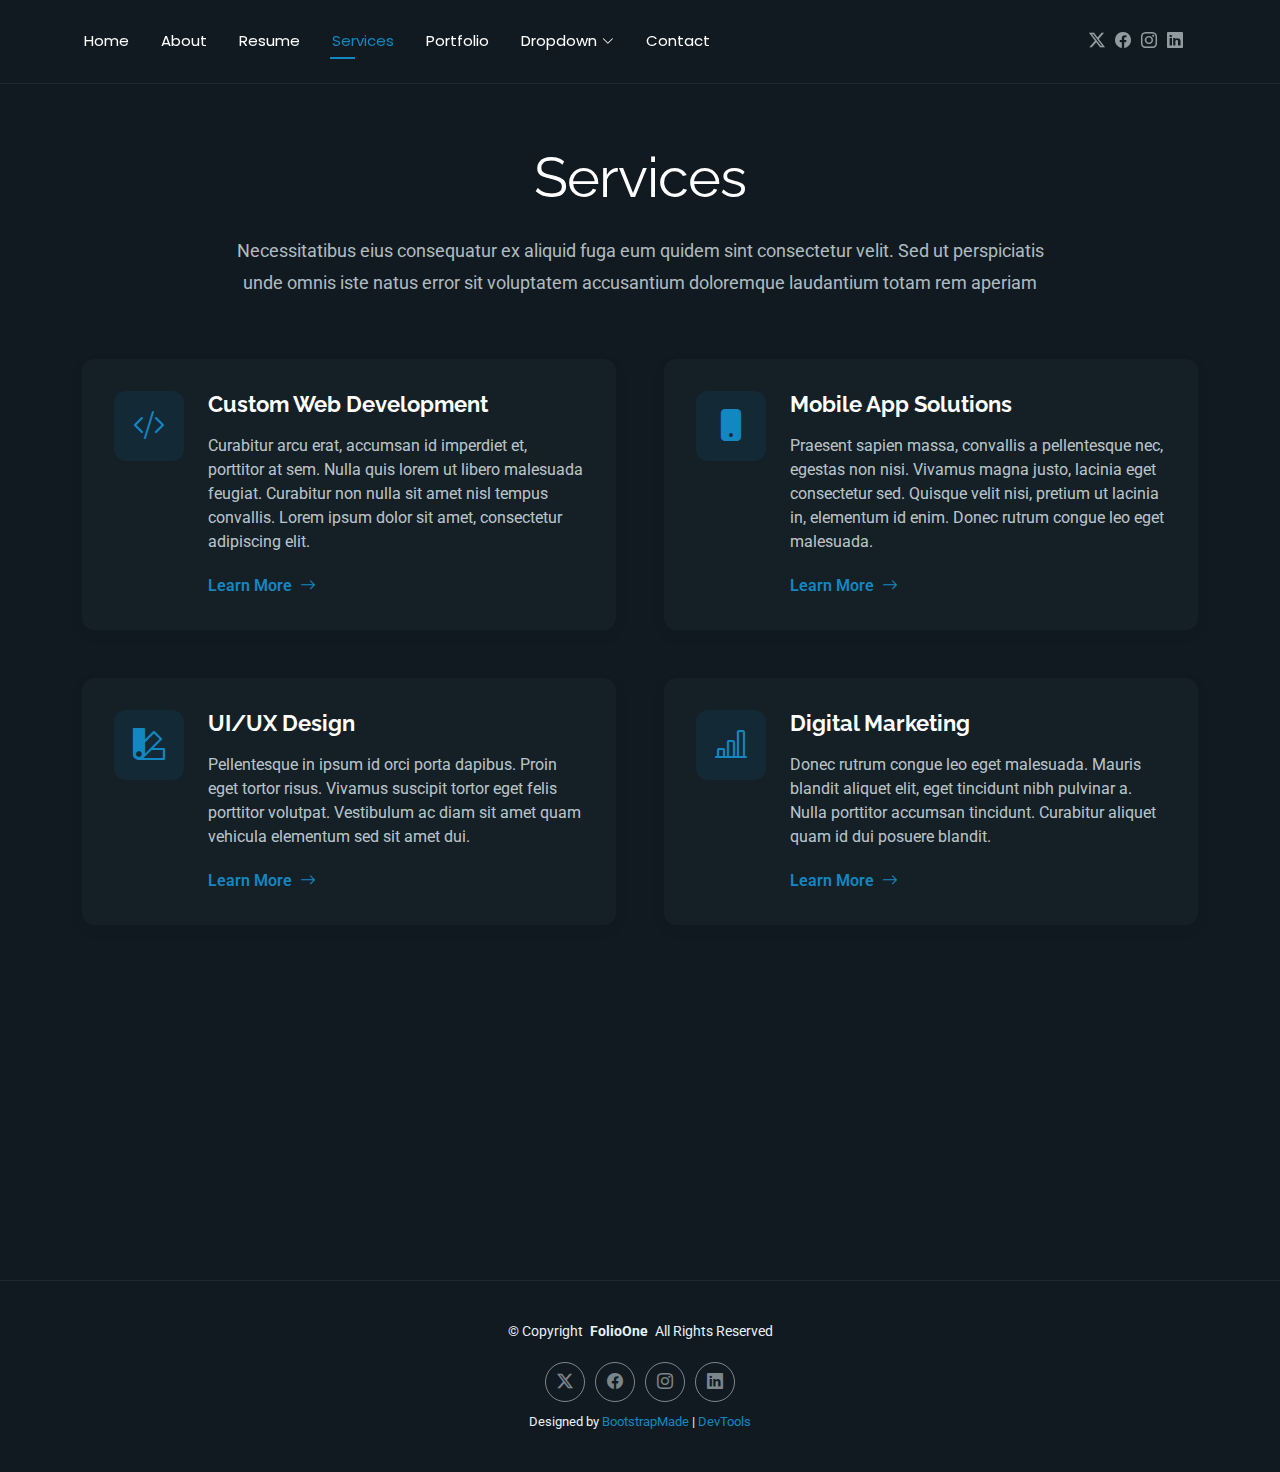
<file: folio1/FolioOne/services.html>
<!DOCTYPE html>
<html lang="en">

<head>
  <meta charset="utf-8">
  <meta content="width=device-width, initial-scale=1.0" name="viewport">
  <title>Services - FolioOne Bootstrap Template</title>
  <meta name="description" content="">
  <meta name="keywords" content="">

  <!-- Favicons -->
  <link href="assets/img/favicon.png" rel="icon">
  <link href="assets/img/apple-touch-icon.png" rel="apple-touch-icon">

  <!-- Fonts -->
  <link href="https://fonts.googleapis.com" rel="preconnect">
  <link href="https://fonts.gstatic.com" rel="preconnect" crossorigin>
  <link href="https://fonts.googleapis.com/css2?family=Roboto:ital,wght@0,100;0,300;0,400;0,500;0,700;0,900;1,100;1,300;1,400;1,500;1,700;1,900&family=Poppins:ital,wght@0,100;0,200;0,300;0,400;0,500;0,600;0,700;0,800;0,900;1,100;1,200;1,300;1,400;1,500;1,600;1,700;1,800;1,900&family=Raleway:ital,wght@0,100;0,200;0,300;0,400;0,500;0,600;0,700;0,800;0,900;1,100;1,200;1,300;1,400;1,500;1,600;1,700;1,800;1,900&display=swap" rel="stylesheet">

  <!-- Vendor CSS Files -->
  <link href="assets/vendor/bootstrap/css/bootstrap.min.css" rel="stylesheet">
  <link href="assets/vendor/bootstrap-icons/bootstrap-icons.css" rel="stylesheet">
  <link href="assets/vendor/aos/aos.css" rel="stylesheet">
  <link href="assets/vendor/swiper/swiper-bundle.min.css" rel="stylesheet">
  <link href="assets/vendor/glightbox/css/glightbox.min.css" rel="stylesheet">

  <!-- Main CSS File -->
  <link href="assets/css/main.css" rel="stylesheet">

  <!-- =======================================================
  * Template Name: FolioOne
  * Template URL: https://bootstrapmade.com/folioone-bootstrap-portfolio-website-template/
  * Updated: Aug 23 2025 with Bootstrap v5.3.7
  * Author: BootstrapMade.com
  * License: https://bootstrapmade.com/license/
  ======================================================== -->
</head>

<body class="services-page">

  <header id="header" class="header d-flex align-items-center light-background sticky-top">
    <div class="container position-relative d-flex align-items-center justify-content-between">

      <!-- <a href="index.html" class="logo d-flex align-items-center me-auto me-xl-0">
      <img src="assets/img/logo.webp" alt="">
      <h1 class="sitename">FolioOne</h1> 
    </a> -->

      <nav id="navmenu" class="navmenu">
        <ul>
          <li><a href="index.html">Home</a></li>
          <li><a href="about.html">About</a></li>
          <li><a href="resume.html">Resume</a></li>
          <li><a href="services.html" class="active">Services</a></li>
          <li><a href="portfolio.html">Portfolio</a></li>
          <li class="dropdown"><a href="#"><span>Dropdown</span> <i class="bi bi-chevron-down toggle-dropdown"></i></a>
            <ul>
              <li><a href="#">Dropdown 1</a></li>
              <li class="dropdown"><a href="#"><span>Deep Dropdown</span> <i class="bi bi-chevron-down toggle-dropdown"></i></a>
                <ul>
                  <li><a href="#">Deep Dropdown 1</a></li>
                  <li><a href="#">Deep Dropdown 2</a></li>
                  <li><a href="#">Deep Dropdown 3</a></li>
                  <li><a href="#">Deep Dropdown 4</a></li>
                  <li><a href="#">Deep Dropdown 5</a></li>
                </ul>
              </li>
              <li><a href="#">Dropdown 2</a></li>
              <li><a href="#">Dropdown 3</a></li>
              <li><a href="#">Dropdown 4</a></li>
            </ul>
          </li>
          <li><a href="contact.html">Contact</a></li>
        </ul>
        <i class="mobile-nav-toggle d-xl-none bi bi-list"></i>
      </nav>

      <div class="header-social-links">
        <a href="#" class="twitter"><i class="bi bi-twitter-x"></i></a>
        <a href="#" class="facebook"><i class="bi bi-facebook"></i></a>
        <a href="#" class="instagram"><i class="bi bi-instagram"></i></a>
        <a href="#" class="linkedin"><i class="bi bi-linkedin"></i></a>
      </div>

    </div>
  </header>

  <main class="main">

    <!-- Services Section -->
    <section id="services" class="services section">

      <!-- Section Title -->
      <div class="container section-title" data-aos="fade-up">
        <h2>Services</h2>
        <p>Necessitatibus eius consequatur ex aliquid fuga eum quidem sint consectetur velit. Sed ut perspiciatis unde omnis iste natus error sit voluptatem accusantium doloremque laudantium totam rem aperiam</p>
      </div><!-- End Section Title -->

      <div class="container" data-aos="fade-up" data-aos-delay="100">

        <div class="row justify-content-center g-5">

          <div class="col-md-6" data-aos="fade-right" data-aos-delay="100">
            <div class="service-item">
              <div class="service-icon">
                <i class="bi bi-code-slash"></i>
              </div>
              <div class="service-content">
                <h3>Custom Web Development</h3>
                <p>Curabitur arcu erat, accumsan id imperdiet et, porttitor at sem. Nulla quis lorem ut libero malesuada feugiat. Curabitur non nulla sit amet nisl tempus convallis. Lorem ipsum dolor sit amet, consectetur adipiscing elit.</p>
                <a href="service-details.html" class="service-link">
                  <span>Learn More</span>
                  <i class="bi bi-arrow-right"></i>
                </a>
              </div>
            </div>
          </div><!-- End Service Item -->

          <div class="col-md-6" data-aos="fade-left" data-aos-delay="100">
            <div class="service-item">
              <div class="service-icon">
                <i class="bi bi-phone-fill"></i>
              </div>
              <div class="service-content">
                <h3>Mobile App Solutions</h3>
                <p>Praesent sapien massa, convallis a pellentesque nec, egestas non nisi. Vivamus magna justo, lacinia eget consectetur sed. Quisque velit nisi, pretium ut lacinia in, elementum id enim. Donec rutrum congue leo eget malesuada.</p>
                <a href="service-details.html" class="service-link">
                  <span>Learn More</span>
                  <i class="bi bi-arrow-right"></i>
                </a>
              </div>
            </div>
          </div><!-- End Service Item -->

          <div class="col-md-6" data-aos="fade-right" data-aos-delay="200">
            <div class="service-item">
              <div class="service-icon">
                <i class="bi bi-palette2"></i>
              </div>
              <div class="service-content">
                <h3>UI/UX Design</h3>
                <p>Pellentesque in ipsum id orci porta dapibus. Proin eget tortor risus. Vivamus suscipit tortor eget felis porttitor volutpat. Vestibulum ac diam sit amet quam vehicula elementum sed sit amet dui.</p>
                <a href="service-details.html" class="service-link">
                  <span>Learn More</span>
                  <i class="bi bi-arrow-right"></i>
                </a>
              </div>
            </div>
          </div><!-- End Service Item -->

          <div class="col-md-6" data-aos="fade-left" data-aos-delay="200">
            <div class="service-item">
              <div class="service-icon">
                <i class="bi bi-bar-chart-line"></i>
              </div>
              <div class="service-content">
                <h3>Digital Marketing</h3>
                <p>Donec rutrum congue leo eget malesuada. Mauris blandit aliquet elit, eget tincidunt nibh pulvinar a. Nulla porttitor accumsan tincidunt. Curabitur aliquet quam id dui posuere blandit.</p>
                <a href="service-details.html" class="service-link">
                  <span>Learn More</span>
                  <i class="bi bi-arrow-right"></i>
                </a>
              </div>
            </div>
          </div><!-- End Service Item -->

          <div class="col-md-6" data-aos="fade-right" data-aos-delay="300">
            <div class="service-item">
              <div class="service-icon">
                <i class="bi bi-cloud-check"></i>
              </div>
              <div class="service-content">
                <h3>Cloud Computing</h3>
                <p>Curabitur aliquet quam id dui posuere blandit. Sed porttitor lectus nibh. Vivamus magna justo, lacinia eget consectetur sed, convallis at tellus. Nulla quis lorem ut libero malesuada feugiat.</p>
                <a href="service-details.html" class="service-link">
                  <span>Learn More</span>
                  <i class="bi bi-arrow-right"></i>
                </a>
              </div>
            </div>
          </div><!-- End Service Item -->

          <div class="col-md-6" data-aos="fade-left" data-aos-delay="300">
            <div class="service-item">
              <div class="service-icon">
                <i class="bi bi-shield-lock"></i>
              </div>
              <div class="service-content">
                <h3>Cybersecurity Solutions</h3>
                <p>Vestibulum ac diam sit amet quam vehicula elementum sed sit amet dui. Donec sollicitudin molestie malesuada. Curabitur arcu erat, accumsan id imperdiet et. Proin eget tortor risus.</p>
                <a href="service-details.html" class="service-link">
                  <span>Learn More</span>
                  <i class="bi bi-arrow-right"></i>
                </a>
              </div>
            </div>
          </div><!-- End Service Item -->

        </div>

      </div>

    </section><!-- /Services Section -->

  </main>

  <footer id="footer" class="footer">

    <div class="container">
      <div class="copyright text-center ">
        <p>© <span>Copyright</span> <strong class="px-1 sitename">FolioOne</strong> <span>All Rights Reserved<br></span></p>
      </div>
      <div class="social-links d-flex justify-content-center">
        <a href=""><i class="bi bi-twitter-x"></i></a>
        <a href=""><i class="bi bi-facebook"></i></a>
        <a href=""><i class="bi bi-instagram"></i></a>
        <a href=""><i class="bi bi-linkedin"></i></a>
      </div>
      <div class="credits">
        <!-- All the links in the footer should remain intact. -->
        <!-- You can delete the links only if you've purchased the pro version. -->
        <!-- Licensing information: https://bootstrapmade.com/license/ -->
        <!-- Purchase the pro version with working PHP/AJAX contact form: [buy-url] -->
        Designed by <a href="https://bootstrapmade.com/">BootstrapMade</a> | <a href="https://bootstrapmade.com/tools/">DevTools</a>
      </div>
    </div>

  </footer>

  <!-- Scroll Top -->
  <a href="#" id="scroll-top" class="scroll-top d-flex align-items-center justify-content-center"><i class="bi bi-arrow-up-short"></i></a>

  <!-- Preloader -->
  <div id="preloader"></div>

  <!-- Vendor JS Files -->
  <script src="assets/vendor/bootstrap/js/bootstrap.bundle.min.js"></script>
  <script src="assets/vendor/php-email-form/validate.js"></script>
  <script src="assets/vendor/aos/aos.js"></script>
  <script src="assets/vendor/typed.js/typed.umd.js"></script>
  <script src="assets/vendor/waypoints/noframework.waypoints.js"></script>
  <script src="assets/vendor/purecounter/purecounter_vanilla.js"></script>
  <script src="assets/vendor/swiper/swiper-bundle.min.js"></script>
  <script src="assets/vendor/imagesloaded/imagesloaded.pkgd.min.js"></script>
  <script src="assets/vendor/isotope-layout/isotope.pkgd.min.js"></script>
  <script src="assets/vendor/glightbox/js/glightbox.min.js"></script>

  <!-- Main JS File -->
  <script src="assets/js/main.js"></script>

</body>

</html>
</file>
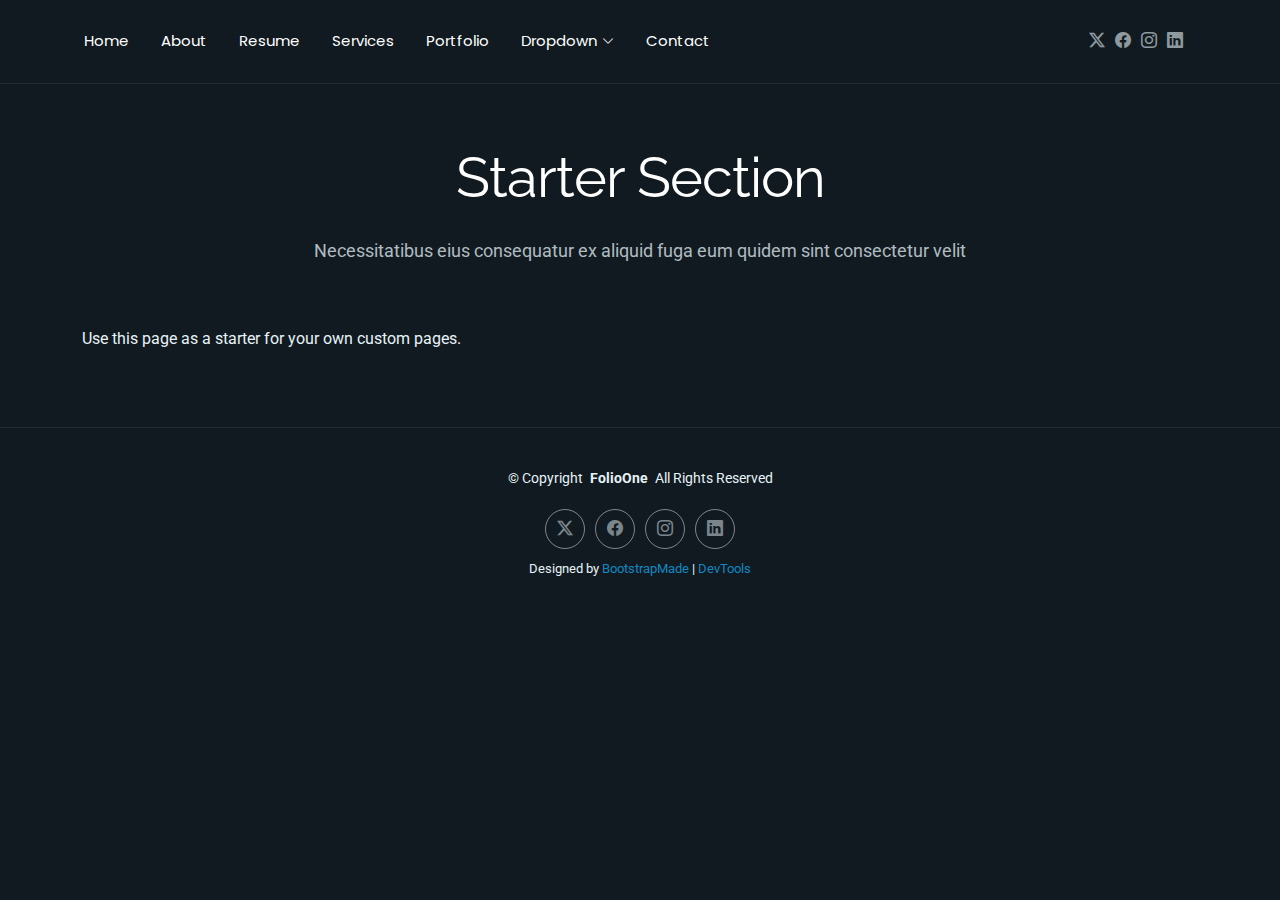
<file: folio1/FolioOne/starter-page.html>
<!DOCTYPE html>
<html lang="en">

<head>
  <meta charset="utf-8">
  <meta content="width=device-width, initial-scale=1.0" name="viewport">
  <title>Starter Page - FolioOne Bootstrap Template</title>
  <meta name="description" content="">
  <meta name="keywords" content="">

  <!-- Favicons -->
  <link href="assets/img/favicon.png" rel="icon">
  <link href="assets/img/apple-touch-icon.png" rel="apple-touch-icon">

  <!-- Fonts -->
  <link href="https://fonts.googleapis.com" rel="preconnect">
  <link href="https://fonts.gstatic.com" rel="preconnect" crossorigin>
  <link href="https://fonts.googleapis.com/css2?family=Roboto:ital,wght@0,100;0,300;0,400;0,500;0,700;0,900;1,100;1,300;1,400;1,500;1,700;1,900&family=Poppins:ital,wght@0,100;0,200;0,300;0,400;0,500;0,600;0,700;0,800;0,900;1,100;1,200;1,300;1,400;1,500;1,600;1,700;1,800;1,900&family=Raleway:ital,wght@0,100;0,200;0,300;0,400;0,500;0,600;0,700;0,800;0,900;1,100;1,200;1,300;1,400;1,500;1,600;1,700;1,800;1,900&display=swap" rel="stylesheet">

  <!-- Vendor CSS Files -->
  <link href="assets/vendor/bootstrap/css/bootstrap.min.css" rel="stylesheet">
  <link href="assets/vendor/bootstrap-icons/bootstrap-icons.css" rel="stylesheet">
  <link href="assets/vendor/aos/aos.css" rel="stylesheet">
  <link href="assets/vendor/swiper/swiper-bundle.min.css" rel="stylesheet">
  <link href="assets/vendor/glightbox/css/glightbox.min.css" rel="stylesheet">

  <!-- Main CSS File -->
  <link href="assets/css/main.css" rel="stylesheet">

  <!-- =======================================================
  * Template Name: FolioOne
  * Template URL: https://bootstrapmade.com/folioone-bootstrap-portfolio-website-template/
  * Updated: Aug 23 2025 with Bootstrap v5.3.7
  * Author: BootstrapMade.com
  * License: https://bootstrapmade.com/license/
  ======================================================== -->
</head>

<body class="starter-page-page">

  <header id="header" class="header d-flex align-items-center light-background sticky-top">
    <div class="container position-relative d-flex align-items-center justify-content-between">

      <!-- <a href="index.html" class="logo d-flex align-items-center me-auto me-xl-0">
      <img src="assets/img/logo.webp" alt="">
      <h1 class="sitename">FolioOne</h1> 
    </a> -->

      <nav id="navmenu" class="navmenu">
        <ul>
          <li><a href="index.html">Home</a></li>
          <li><a href="about.html">About</a></li>
          <li><a href="resume.html">Resume</a></li>
          <li><a href="services.html">Services</a></li>
          <li><a href="portfolio.html">Portfolio</a></li>
          <li class="dropdown"><a href="#"><span>Dropdown</span> <i class="bi bi-chevron-down toggle-dropdown"></i></a>
            <ul>
              <li><a href="#">Dropdown 1</a></li>
              <li class="dropdown"><a href="#"><span>Deep Dropdown</span> <i class="bi bi-chevron-down toggle-dropdown"></i></a>
                <ul>
                  <li><a href="#">Deep Dropdown 1</a></li>
                  <li><a href="#">Deep Dropdown 2</a></li>
                  <li><a href="#">Deep Dropdown 3</a></li>
                  <li><a href="#">Deep Dropdown 4</a></li>
                  <li><a href="#">Deep Dropdown 5</a></li>
                </ul>
              </li>
              <li><a href="#">Dropdown 2</a></li>
              <li><a href="#">Dropdown 3</a></li>
              <li><a href="#">Dropdown 4</a></li>
            </ul>
          </li>
          <li><a href="contact.html">Contact</a></li>
        </ul>
        <i class="mobile-nav-toggle d-xl-none bi bi-list"></i>
      </nav>

      <div class="header-social-links">
        <a href="#" class="twitter"><i class="bi bi-twitter-x"></i></a>
        <a href="#" class="facebook"><i class="bi bi-facebook"></i></a>
        <a href="#" class="instagram"><i class="bi bi-instagram"></i></a>
        <a href="#" class="linkedin"><i class="bi bi-linkedin"></i></a>
      </div>

    </div>
  </header>

  <main class="main">

    <!-- Starter Section Section -->
    <section id="starter-section" class="starter-section section">

      <!-- Section Title -->
      <div class="container section-title" data-aos="fade-up">
        <h2>Starter Section</h2>
        <p>Necessitatibus eius consequatur ex aliquid fuga eum quidem sint consectetur velit</p>
      </div><!-- End Section Title -->

      <div class="container" data-aos="fade-up">
        <p>Use this page as a starter for your own custom pages.</p>
      </div>

    </section><!-- /Starter Section Section -->

  </main>

  <footer id="footer" class="footer">

    <div class="container">
      <div class="copyright text-center ">
        <p>© <span>Copyright</span> <strong class="px-1 sitename">FolioOne</strong> <span>All Rights Reserved<br></span></p>
      </div>
      <div class="social-links d-flex justify-content-center">
        <a href=""><i class="bi bi-twitter-x"></i></a>
        <a href=""><i class="bi bi-facebook"></i></a>
        <a href=""><i class="bi bi-instagram"></i></a>
        <a href=""><i class="bi bi-linkedin"></i></a>
      </div>
      <div class="credits">
        <!-- All the links in the footer should remain intact. -->
        <!-- You can delete the links only if you've purchased the pro version. -->
        <!-- Licensing information: https://bootstrapmade.com/license/ -->
        <!-- Purchase the pro version with working PHP/AJAX contact form: [buy-url] -->
        Designed by <a href="https://bootstrapmade.com/">BootstrapMade</a> | <a href="https://bootstrapmade.com/tools/">DevTools</a>
      </div>
    </div>

  </footer>

  <!-- Scroll Top -->
  <a href="#" id="scroll-top" class="scroll-top d-flex align-items-center justify-content-center"><i class="bi bi-arrow-up-short"></i></a>

  <!-- Preloader -->
  <div id="preloader"></div>

  <!-- Vendor JS Files -->
  <script src="assets/vendor/bootstrap/js/bootstrap.bundle.min.js"></script>
  <script src="assets/vendor/php-email-form/validate.js"></script>
  <script src="assets/vendor/aos/aos.js"></script>
  <script src="assets/vendor/typed.js/typed.umd.js"></script>
  <script src="assets/vendor/waypoints/noframework.waypoints.js"></script>
  <script src="assets/vendor/purecounter/purecounter_vanilla.js"></script>
  <script src="assets/vendor/swiper/swiper-bundle.min.js"></script>
  <script src="assets/vendor/imagesloaded/imagesloaded.pkgd.min.js"></script>
  <script src="assets/vendor/isotope-layout/isotope.pkgd.min.js"></script>
  <script src="assets/vendor/glightbox/js/glightbox.min.js"></script>

  <!-- Main JS File -->
  <script src="assets/js/main.js"></script>

</body>

</html>
</file>
<file: main.css>
@import url('https://fonts.googleapis.com/css2?family=Poppins:wght@400;500;600;700&display=swap');


/* --- 1. Global Reset & Variables --- */
:root {
    --bg-color: #16191d;
    --card-bg: #0c1621;
    --text-white: #ffffff;
    --primary-blue: #00aaff;
    --secondary-blue: #026cb7;
    --transition: 0.3s ease;
}

* {
    margin: 0;
    padding: 0;
    box-sizing: border-box;
}

body {
    font-family: 'poppins', Tahoma, Geneva, Verdana, sans-serif;
    background-color: var(--bg-color);
    color: var(--text-white);
    line-height: 1.6;
    overflow-x: hidden;
}

/* --- 2. Navigation Bar --- */


.navbar {
    display: flex;
    justify-content: space-between;
    align-items: center;
    padding: 20px 8%;
    background: rgba(121, 119, 119, 0.05) !important;
    backdrop-filter: blur(15px) !important;
    -webkit-backdrop-filter: blur(15px) !important;
    border-bottom: 1px solid rgba(255, 255, 255, 0.1);
    position: fixed;
    top: 0;
    width: 100%;
    z-index: 1000;
    box-shadow: 0 4px 30px rgba(0, 0, 0, 0.1);
}

.nav-links {
    list-style: none;
    display: flex;
    gap: 30px;
}

.nav-links li a {
    color: var(--text-white);
    text-decoration: none;
    font-weight: 500;
    transition: var(--transition);
    font-size: 0.85rem;
}

/* Hover effect: Turns white text to blue */
.nav-links li a:hover {
    color: var(--primary-blue);
}

/* --- 3. Dropdown Menu (Fixed) --- */
.dropdown {
    position: relative;
    /* This padding acts as a 'bridge' so the menu stays open while moving the mouse */
    padding-bottom: 15px; 
    margin-bottom: -15px;
}

.dropdown-content {
    display: block;
    visibility: hidden;
    opacity: 0;
    position: absolute;
    top: 100%;
    left: 0;
    background-color: rgba(107, 127, 149, 0.05) !important;
    min-width: 180px;
    box-shadow: 0px 8px 16px rgba(0, 0, 0, 0.5);
    border-radius: 4px;
    transform: translateY(10px);
    transition: var(--transition);
    z-index: 100;
    font-family: 'Raleway', sans-serif;
    
}



/* Show dropdown on hover */
.dropdown:hover .dropdown-content {
    visibility: visible;
    opacity: 1;
    transform: translateY(0px);
}

.dropdown-content a {
    color: var(--text-white);
    padding: 12px 16px;
    text-decoration: none;
    display: block;
    font-size: 14px;
    transition: var(--transition);
}

/* Dropdown items hover to blue */
.dropdown-content a:hover {
    background-color: #1c2a38;
    color: var(--primary-blue);
}

/* --- 4. Hero Section --- */
.hero {
    display: flex;
    align-items: center;
    justify-content: flex-start;
    padding: 160px 25% 100px 8%;
    min-height: 90vh;
    gap: 60px;
}

.hero img {
    /* glow effect */
    box-shadow: 0 0 20px rgba(39, 120, 155, 0.681);
    
    /* glow around border */
    border-radius: 25px;
}

.hero-content {
    flex: 1;
    max-width: 600px;
}

h1 {
    font-size: clamp(2rem, 4vw, 3rem);
    margin-bottom: 10px;
    display: block;
    width: 100%;
    white-space: nowrap;
}

.highlight {
    color: var(--primary-blue);
    border-bottom: 2px solid var(--primary-blue);
    white-space: nowrap;
}

.role {
    font-size:1.5rem;
    font-weight: 600;
    margin-bottom: 20px;
}

.blue-text {
    color: var(--primary-blue);
}

.description {
    color: #a0aab4;
    margin-bottom: 30px;
    font-size:0.76rem;
}

/* --- 5. Buttons & Hover Effects --- */
.hero-buttons {
    display: flex;
    gap: 20px;
    margin-bottom: 40px;
}

.btn-view, .btn-touch {
    padding: 12px 30px;
    border-radius: 30px;
    cursor: pointer;
    font-size: 14px;
    font-weight: 600;
    text-decoration: none;
    transition: all 0.4s ease;
    display: inline-block;
}

/* View My Work Button */
.btn-view {
    background-color: var(--primary-blue);
    border: 2px solid var(--primary-blue);
    color: white;
}

.btn-view:hover {
    background-color: transparent;
    color: var(--primary-blue);
}

/* Get In Touch Button */
.btn-touch {
    background: transparent;
    border: 2px solid var(--text-white);
    color: var(--text-white);
}

.btn-touch:hover {
    border-color: var(--primary-blue);
    color: var(--primary-blue);
}

/* --- 6. Profile Image --- */
.hero-image-container {
    position: relative;
}

.profile-img {
    width: 480px;
    height: auto;
    border-radius: 20px;
    box-shadow: 0 20px 40px rgba(0,0,0,0.6);
    /* "Design", "Code", "Ideas" floating elements removed via CSS by simply not styling them */
}

/* --- 7. Social Icons --- */
.social-icons a, .bottom-socials a {
    color: var(--text-white);
    font-size: 18px;
    margin-left: 15px;
    transition: var(--transition);
}

.social-icons a:hover, .bottom-socials a:hover {
    color: var(--primary-blue);
}

.bottom-socials {
    margin-top: 20px;
}

.bottom-socials a {
    margin-left: 0;
    margin-right: 20px;
    font-size: 22px;
}

/* --- 8. Footer --- */
footer {
    text-align: center;
    padding: 50px 20px;
    background: #080d12;
    border-top: 1px solid #16212c;
}

footer p {
    font-size: 14px;
    color: #88929b;
}
</file>
<file: folio1/FolioOne/assets/css/main.css>
/**
* Template Name: FolioOne
* Template URL: https://bootstrapmade.com/folioone-bootstrap-portfolio-website-template/
* Updated: Aug 23 2025 with Bootstrap v5.3.7
* Author: BootstrapMade.com
* License: https://bootstrapmade.com/license/
*/

/*--------------------------------------------------------------
# Font & Color Variables
# Help: https://bootstrapmade.com/color-system/
--------------------------------------------------------------*/
/* Fonts */
:root {
  --default-font: "Roboto",  system-ui, -apple-system, "Segoe UI", Roboto, "Helvetica Neue", Arial, "Noto Sans", "Liberation Sans", sans-serif, "Apple Color Emoji", "Segoe UI Emoji", "Segoe UI Symbol", "Noto Color Emoji";
  --heading-font: "Raleway",  sans-serif;
  --nav-font: "Poppins",  sans-serif;
}

/* Global Colors - The following color variables are used throughout the website. Updating them here will change the color scheme of the entire website */
:root { 
  --background-color: #101a20; /* Background color for the entire website, including individual sections */
  --default-color: #e7f2f7; /* Default color used for the majority of the text content across the entire website */
  --heading-color: #ffffff; /* Color for headings, subheadings and title throughout the website */
  --accent-color: #1387c1; /* Accent color that represents your brand on the website. It's used for buttons, links, and other elements that need to stand out */
  --surface-color: #141f26; /* The surface color is used as a background of boxed elements within sections, such as cards, icon boxes, or other elements that require a visual separation from the global background. */
  --contrast-color: #ffffff; /* Contrast color for text, ensuring readability against backgrounds of accent, heading, or default colors. */
}

/* Nav Menu Colors - The following color variables are used specifically for the navigation menu. They are separate from the global colors to allow for more customization options */
:root {
  --nav-color: #ffffff;  /* The default color of the main navmenu links */
  --nav-hover-color: #1387c1; /* Applied to main navmenu links when they are hovered over or active */
  --nav-mobile-background-color: #213642; /* Used as the background color for mobile navigation menu */
  --nav-dropdown-background-color: #051117; /* Used as the background color for dropdown items that appear when hovering over primary navigation items */
  --nav-dropdown-color: #e7f2f7; /* Used for navigation links of the dropdown items in the navigation menu. */
  --nav-dropdown-hover-color: #1387c1; /* Similar to --nav-hover-color, this color is applied to dropdown navigation links when they are hovered over. */
}

/* Color Presets - These classes override global colors when applied to any section or element, providing reuse of the sam color scheme. */

.light-background {
  --background-color: #142027;
  --surface-color: #325264;
}

.dark-background {
  --background-color: #0b1419;
  --default-color: #ffffff;
  --heading-color: #ffffff;
  --surface-color: #252525;
  --contrast-color: #ffffff;
}

/* Smooth scroll */
:root {
  scroll-behavior: smooth;
}

/*--------------------------------------------------------------
# General Styling & Shared Classes
--------------------------------------------------------------*/
body {
  color: var(--default-color);
  background-color: var(--background-color);
  font-family: var(--default-font);
}

a {
  color: var(--accent-color);
  text-decoration: none;
  transition: 0.3s;
}

a:hover {
  color: color-mix(in srgb, var(--accent-color), transparent 25%);
  text-decoration: none;
}

h1,
h2,
h3,
h4,
h5,
h6 {
  color: var(--heading-color);
  font-family: var(--heading-font);
}

/* PHP Email Form Messages
------------------------------*/
.php-email-form .error-message {
  display: none;
  background: #df1529;
  color: #ffffff;
  text-align: left;
  padding: 15px;
  margin-bottom: 24px;
  font-weight: 600;
}

.php-email-form .sent-message {
  display: none;
  color: #ffffff;
  background: #059652;
  text-align: center;
  padding: 15px;
  margin-bottom: 24px;
  font-weight: 600;
}

.php-email-form .loading {
  display: none;
  background: var(--surface-color);
  text-align: center;
  padding: 15px;
  margin-bottom: 24px;
}

.php-email-form .loading:before {
  content: "";
  display: inline-block;
  border-radius: 50%;
  width: 24px;
  height: 24px;
  margin: 0 10px -6px 0;
  border: 3px solid var(--accent-color);
  border-top-color: var(--surface-color);
  animation: php-email-form-loading 1s linear infinite;
}

@keyframes php-email-form-loading {
  0% {
    transform: rotate(0deg);
  }

  100% {
    transform: rotate(360deg);
  }
}

/*--------------------------------------------------------------
# Global Header
--------------------------------------------------------------*/
.header {
  --background-color: rgba(255, 255, 255, 0);
  color: var(--default-color);
  background-color: var(--background-color);
  padding: 15px 0;
  transition: all 0.5s;
  z-index: 997;
  border-bottom: 1px solid color-mix(in srgb, var(--default-color), transparent 92%);
}

.header .logo {
  line-height: 1;
}

.header .logo img {
  max-height: 36px;
  margin-right: 8px;
}

.header .logo h1 {
  font-size: 32px;
  margin: 0;
  font-weight: 400;
  color: var(--heading-color);
}

.header .header-social-links {
  padding-right: 15px;
}

.header .header-social-links a {
  color: color-mix(in srgb, var(--default-color), transparent 40%);
  padding-left: 6px;
  display: inline-block;
  transition: 0.3s;
  font-size: 16px;
}

.header .header-social-links a:hover {
  color: var(--default-color);
}

.header .header-social-links a i {
  line-height: 0px;
}

@media (max-width: 1200px) {
  .header .logo {
    order: 1;
  }

  .header .header-social-links {
    order: 2;
  }

  .header .navmenu {
    order: 3;
  }
}

/* Global Header on Scroll
------------------------------*/
.scrolled .header {
  --background-color: rgba(16, 26, 32, 0.9);
}

/*--------------------------------------------------------------
# Navigation Menu
--------------------------------------------------------------*/
/* Desktop Navigation */
@media (min-width: 1200px) {
  .navmenu {
    padding: 0;
  }

  .navmenu ul {
    margin: 0;
    padding: 0;
    display: flex;
    list-style: none;
    align-items: center;
  }

  .navmenu li {
    position: relative;
  }

  .navmenu>ul>li {
    white-space: nowrap;
    padding: 15px 28px 15px 0;
  }

  .navmenu>ul>li:last-child {
    padding-right: 0;
  }

  .navmenu a,
  .navmenu a:focus {
    color: var(--nav-color);
    font-size: 15px;
    padding: 0 2px;
    font-family: var(--nav-font);
    font-weight: 400;
    display: flex;
    align-items: center;
    justify-content: space-between;
    white-space: nowrap;
    transition: 0.3s;
    position: relative;
  }

  .navmenu a i,
  .navmenu a:focus i {
    font-size: 12px;
    line-height: 0;
    margin-left: 5px;
    transition: 0.3s;
  }

  .navmenu>ul>li>a:before {
    content: "";
    position: absolute;
    height: 2px;
    bottom: -6px;
    left: 0;
    background-color: var(--nav-hover-color);
    visibility: hidden;
    width: 0px;
    transition: all 0.3s ease-in-out 0s;
  }

  .navmenu a:hover:before,
  .navmenu li:hover>a:before,
  .navmenu .active:before {
    visibility: visible;
    width: 25px;
  }

  .navmenu li:hover>a,
  .navmenu .active,
  .navmenu .active:focus {
    color: var(--nav-hover-color);
  }

  .navmenu .dropdown ul {
    margin: 0;
    padding: 10px 0;
    background: var(--nav-dropdown-background-color);
    display: block;
    position: absolute;
    visibility: hidden;
    left: -5px;
    top: 130%;
    opacity: 0;
    transition: 0.3s;
    border-radius: 4px;
    z-index: 99;
    box-shadow: 0px 0px 30px rgba(0, 0, 0, 0.1);
  }

  .navmenu .dropdown ul li {
    min-width: 200px;
  }

  .navmenu .dropdown ul a {
    padding: 10px 20px;
    font-size: 15px;
    text-transform: none;
    color: var(--nav-dropdown-color);
  }

  .navmenu .dropdown ul a i {
    font-size: 12px;
  }

  .navmenu .dropdown ul a:hover,
  .navmenu .dropdown ul .active:hover,
  .navmenu .dropdown ul li:hover>a {
    color: var(--nav-dropdown-hover-color);
  }

  .navmenu .dropdown:hover>ul {
    opacity: 1;
    top: 100%;
    visibility: visible;
  }

  .navmenu .dropdown .dropdown ul {
    top: 0;
    left: -90%;
    visibility: hidden;
  }

  .navmenu .dropdown .dropdown:hover>ul {
    opacity: 1;
    top: 0;
    left: -100%;
    visibility: visible;
  }
}

/* Mobile Navigation */
@media (max-width: 1199px) {
  .mobile-nav-toggle {
    color: var(--nav-color);
    font-size: 28px;
    line-height: 0;
    margin-right: 10px;
    cursor: pointer;
    transition: color 0.3s;
  }

  .navmenu {
    padding: 0;
    z-index: 9997;
  }

  .navmenu ul {
    display: none;
    list-style: none;
    position: absolute;
    inset: 60px 20px 20px 20px;
    padding: 10px 0;
    margin: 0;
    border-radius: 6px;
    background-color: var(--nav-mobile-background-color);
    border: 1px solid color-mix(in srgb, var(--default-color), transparent 90%);
    box-shadow: none;
    overflow-y: auto;
    transition: 0.3s;
    z-index: 9998;
  }

  .navmenu a,
  .navmenu a:focus {
    color: var(--nav-dropdown-color);
    padding: 10px 20px;
    font-family: var(--nav-font);
    font-size: 17px;
    font-weight: 500;
    display: flex;
    align-items: center;
    justify-content: space-between;
    white-space: nowrap;
    transition: 0.3s;
  }

  .navmenu a i,
  .navmenu a:focus i {
    font-size: 12px;
    line-height: 0;
    margin-left: 5px;
    width: 30px;
    height: 30px;
    display: flex;
    align-items: center;
    justify-content: center;
    border-radius: 50%;
    transition: 0.3s;
    background-color: color-mix(in srgb, var(--accent-color), transparent 90%);
  }

  .navmenu a i:hover,
  .navmenu a:focus i:hover {
    background-color: var(--accent-color);
    color: var(--contrast-color);
  }

  .navmenu a:hover,
  .navmenu .active,
  .navmenu .active:focus {
    color: var(--nav-dropdown-hover-color);
  }

  .navmenu .active i,
  .navmenu .active:focus i {
    background-color: var(--accent-color);
    color: var(--contrast-color);
    transform: rotate(180deg);
  }

  .navmenu .dropdown ul {
    position: static;
    display: none;
    z-index: 99;
    padding: 10px 0;
    margin: 10px 20px;
    background-color: var(--nav-dropdown-background-color);
    transition: all 0.5s ease-in-out;
  }

  .navmenu .dropdown ul ul {
    background-color: rgba(33, 37, 41, 0.1);
  }

  .navmenu .dropdown>.dropdown-active {
    display: block;
    background-color: rgba(33, 37, 41, 0.03);
  }

  .mobile-nav-active {
    overflow: hidden;
  }

  .mobile-nav-active .mobile-nav-toggle {
    color: #fff;
    position: absolute;
    font-size: 32px;
    top: 15px;
    right: 15px;
    margin-right: 0;
    z-index: 9999;
  }

  .mobile-nav-active .navmenu {
    position: fixed;
    overflow: hidden;
    inset: 0;
    background: rgba(33, 37, 41, 0.8);
    transition: 0.3s;
  }

  .mobile-nav-active .navmenu>ul {
    display: block;
  }
}

/*--------------------------------------------------------------
# Global Footer
--------------------------------------------------------------*/
.footer {
  color: var(--default-color);
  background-color: var(--background-color);
  font-size: 14px;
  padding: 40px 0;
  position: relative;
  border-top: 1px solid color-mix(in srgb, var(--default-color), transparent 92%);
}

.footer .copyright p {
  margin-bottom: 0;
}

.footer .social-links {
  margin-top: 20px;
}

.footer .social-links a {
  display: flex;
  align-items: center;
  justify-content: center;
  width: 40px;
  height: 40px;
  border-radius: 50%;
  border: 1px solid color-mix(in srgb, var(--default-color), transparent 50%);
  font-size: 16px;
  color: color-mix(in srgb, var(--default-color), transparent 50%);
  margin: 0 5px;
  transition: 0.3s;
}

.footer .social-links a:hover {
  color: var(--accent-color);
  border-color: var(--accent-color);
}

.footer .credits {
  margin-top: 10px;
  font-size: 13px;
  text-align: center;
}

/*--------------------------------------------------------------
# Preloader
--------------------------------------------------------------*/
#preloader {
  position: fixed;
  inset: 0;
  z-index: 9999;
  overflow: hidden;
  background-color: var(--background-color);
  transition: all 0.6s ease-out;
  width: 100%;
  height: 100vh;
}

#preloader:before,
#preloader:after {
  content: "";
  position: absolute;
  border: 4px solid var(--accent-color);
  border-radius: 50%;
  animation: animate-preloader 2s cubic-bezier(0, 0.2, 0.8, 1) infinite;
}

#preloader:after {
  animation-delay: -0.5s;
}

@keyframes animate-preloader {
  0% {
    width: 10px;
    height: 10px;
    top: calc(50% - 5px);
    left: calc(50% - 5px);
    opacity: 1;
  }

  100% {
    width: 72px;
    height: 72px;
    top: calc(50% - 36px);
    left: calc(50% - 36px);
    opacity: 0;
  }
}

/*--------------------------------------------------------------
# Scroll Top Button
--------------------------------------------------------------*/
.scroll-top {
  position: fixed;
  visibility: hidden;
  opacity: 0;
  right: 15px;
  bottom: -15px;
  z-index: 99999;
  background-color: var(--accent-color);
  width: 44px;
  height: 44px;
  border-radius: 50px;
  transition: all 0.4s;
}

.scroll-top i {
  font-size: 24px;
  color: var(--contrast-color);
  line-height: 0;
}

.scroll-top:hover {
  background-color: color-mix(in srgb, var(--accent-color), transparent 20%);
  color: var(--contrast-color);
}

.scroll-top.active {
  visibility: visible;
  opacity: 1;
  bottom: 15px;
}

/*--------------------------------------------------------------
# Disable aos animation delay on mobile devices
--------------------------------------------------------------*/
@media screen and (max-width: 768px) {
  [data-aos-delay] {
    transition-delay: 0 !important;
  }
}

/*--------------------------------------------------------------
# Global Page Titles & Breadcrumbs
--------------------------------------------------------------*/
.page-title {
  color: var(--default-color);
  background-color: var(--background-color);
  position: relative;
}

.page-title .heading {
  padding: 80px 0;
  border-top: 1px solid color-mix(in srgb, var(--default-color), transparent 90%);
}

.page-title .heading h1 {
  font-size: 38px;
  font-weight: 700;
}

.page-title nav {
  background-color: color-mix(in srgb, var(--default-color), transparent 96%);
  padding: 20px 0;
}

.page-title nav ol {
  display: flex;
  flex-wrap: wrap;
  list-style: none;
  padding: 0;
  margin: 0;
  font-size: 16px;
  font-weight: 400;
}

.page-title nav ol li+li {
  padding-left: 10px;
}

.page-title nav ol li+li::before {
  content: "/";
  display: inline-block;
  padding-right: 10px;
  color: color-mix(in srgb, var(--default-color), transparent 70%);
}

/*--------------------------------------------------------------
# Global Sections
--------------------------------------------------------------*/
section,
.section {
  color: var(--default-color);
  background-color: var(--background-color);
  padding: 60px 0;
  scroll-margin-top: 100px;
  overflow: clip;
}

@media (max-width: 1199px) {

  section,
  .section {
    scroll-margin-top: 66px;
  }
}

/*--------------------------------------------------------------
# Global Section Titles
--------------------------------------------------------------*/
.section-title {
  text-align: center;
  padding-bottom: 60px;
  position: relative;
}

.section-title h2 {
  font-size: 3.5rem;
  font-weight: 400;
  line-height: 1.2;
  color: var(--heading-color);
  margin-bottom: 1.5rem;
  letter-spacing: -1px;
}

@media (max-width: 768px) {
  .section-title h2 {
    font-size: 2.5rem;
  }
}

.section-title p {
  font-size: 1.125rem;
  line-height: 1.8;
  color: color-mix(in srgb, var(--default-color), transparent 25%);
  max-width: 900px;
  margin: 0 auto;
  text-wrap: balance;
}

/*--------------------------------------------------------------
# Hero Section
--------------------------------------------------------------*/
.hero {
  padding: 80px 0;
  min-height: 100vh;
  display: flex;
  align-items: center;
}

.hero .hero-content h1 {
  font-size: 3.5rem;
  font-weight: 700;
  margin-bottom: 1rem;
  line-height: 1.2;
}

.hero .hero-content h1 .highlight {
  color: var(--accent-color);
  position: relative;
}

.hero .hero-content h1 .highlight::after {
  content: "";
  position: absolute;
  bottom: 0;
  left: 0;
  width: 100%;
  height: 3px;
  background: linear-gradient(90deg, var(--accent-color), color-mix(in srgb, var(--accent-color), transparent 50%));
  border-radius: 2px;
}

@media (max-width: 768px) {
  .hero .hero-content h1 {
    font-size: 2.5rem;
  }
}

.hero .hero-content h2 {
  font-size: 1.5rem;
  font-weight: 400;
  margin-bottom: 2rem;
  color: color-mix(in srgb, var(--default-color), transparent 20%);
}

.hero .hero-content h2 .typed {
  color: var(--accent-color);
  font-weight: 600;
}

@media (max-width: 768px) {
  .hero .hero-content h2 {
    font-size: 1.25rem;
  }
}

.hero .hero-content p {
  font-size: 1.1rem;
  line-height: 1.6;
  margin-bottom: 2.5rem;
  color: color-mix(in srgb, var(--default-color), transparent 30%);
}

.hero .hero-actions {
  display: flex;
  gap: 1rem;
  margin-bottom: 3rem;
}

.hero .hero-actions .btn {
  padding: 12px 30px;
  border-radius: 50px;
  font-weight: 600;
  text-decoration: none;
  transition: all 0.3s ease;
  border: 2px solid;
}

.hero .hero-actions .btn.btn-primary {
  background: var(--accent-color);
  color: var(--contrast-color);
  border-color: var(--accent-color);
}

.hero .hero-actions .btn.btn-primary:hover {
  background: color-mix(in srgb, var(--accent-color), black 15%);
  border-color: color-mix(in srgb, var(--accent-color), black 15%);
  transform: translateY(-2px);
}

.hero .hero-actions .btn.btn-outline {
  background: transparent;
  color: var(--accent-color);
  border-color: var(--accent-color);
}

.hero .hero-actions .btn.btn-outline:hover {
  transform: translateY(-2px);
}

@media (max-width: 576px) {
  .hero .hero-actions {
    flex-direction: column;
  }

  .hero .hero-actions .btn {
    text-align: center;
  }
}

.hero .social-links {
  display: flex;
  gap: 1rem;
}

.hero .social-links a {
  width: 45px;
  height: 45px;
  background: var(--surface-color);
  border-radius: 50%;
  display: flex;
  align-items: center;
  justify-content: center;
  color: var(--default-color);
  font-size: 1.2rem;
  transition: all 0.3s ease;
}

.hero .social-links a:hover {
  background: var(--accent-color);
  color: var(--contrast-color);
  transform: translateY(-3px);
  box-shadow: 0 8px 25px color-mix(in srgb, var(--accent-color), transparent 70%);
}

.hero .hero-image {
  position: relative;
}

.hero .hero-image .image-wrapper {
  position: relative;
  max-width: 450px;
  margin: 0 auto;
}

.hero .hero-image .image-wrapper img {
  border-radius: 20px;
  box-shadow: 0 5px 15px color-mix(in srgb, var(--default-color), transparent 95%);
  transition: transform 0.3s ease;
}

.hero .hero-image .image-wrapper img:hover {
  transform: scale(1.02);
}

.hero .hero-image .floating-elements {
  position: absolute;
  top: 0;
  left: 0;
  right: 0;
  bottom: 0;
  pointer-events: none;
}

.hero .hero-image .floating-elements .floating-card {
  position: absolute;
  background: var(--surface-color);
  padding: 15px 20px;
  border-radius: 15px;
  box-shadow: 0 10px 30px color-mix(in srgb, var(--default-color), transparent 90%);
  display: flex;
  align-items: center;
  gap: 10px;
  font-weight: 600;
  animation: float 3s ease-in-out infinite;
}

.hero .hero-image .floating-elements .floating-card i {
  font-size: 1.5rem;
  color: var(--accent-color);
}

.hero .hero-image .floating-elements .floating-card.design {
  top: 10%;
  right: -10%;
  animation-delay: 0s;
}

.hero .hero-image .floating-elements .floating-card.code {
  bottom: 30%;
  left: -15%;
  animation-delay: 1s;
}

.hero .hero-image .floating-elements .floating-card.creativity {
  top: 60%;
  right: -5%;
  animation-delay: 2s;
}

@media (max-width: 992px) {
  .hero .hero-image .floating-elements .floating-card {
    display: none;
  }
}

@keyframes float {

  0%,
  100% {
    transform: translateY(0px);
  }

  50% {
    transform: translateY(-10px);
  }
}

@media (max-width: 992px) {
  .hero .hero-content {
    text-align: center;
    margin-bottom: 3rem;
  }
}

/*--------------------------------------------------------------
# About Section
--------------------------------------------------------------*/
.about .intro-content .eyebrow {
  display: inline-block;
  letter-spacing: 0.12em;
  text-transform: uppercase;
  font-size: 12px;
  color: color-mix(in srgb, var(--default-color), transparent 40%);
  margin-bottom: 16px;
}

.about .intro-content .headline {
  font-family: var(--heading-font);
  font-weight: 300;
  line-height: 1.2;
  font-size: clamp(28px, 4vw, 44px);
  margin: 0 0 24px 0;
}

.about .intro-content .lead {
  font-size: 18px;
  line-height: 1.8;
  color: color-mix(in srgb, var(--default-color), transparent 10%);
  margin-bottom: 24px;
}

.about .intro-content p {
  line-height: 1.8;
  margin-bottom: 24px;
  color: color-mix(in srgb, var(--default-color), transparent 5%);
}

.about .intro-content .cta-group {
  display: flex;
  gap: 24px;
  align-items: center;
  margin-top: 24px;
}

.about .intro-content .cta-group .btn-ghost {
  display: inline-flex;
  align-items: center;
  gap: 8px;
  padding: 12px 18px;
  border-radius: 6px;
  color: var(--accent-color);
  background: color-mix(in srgb, var(--accent-color), transparent 92%);
  border: 1px solid color-mix(in srgb, var(--accent-color), transparent 70%);
  transition: 0.3s ease-in-out;
}

.about .intro-content .cta-group .btn-ghost:hover,
.about .intro-content .cta-group .btn-ghost:focus {
  color: var(--contrast-color);
  background: var(--accent-color);
  border-color: var(--accent-color);
  outline: none;
  box-shadow: 0 0 0 3px color-mix(in srgb, var(--accent-color), transparent 70%);
}

.about .intro-content .cta-group .link-underline {
  display: inline-flex;
  align-items: center;
  gap: 8px;
  position: relative;
  color: var(--accent-color);
  padding-bottom: 4px;
  transition: 0.3s ease-in-out;
}

.about .intro-content .cta-group .link-underline::after {
  content: "";
  position: absolute;
  left: 0;
  right: 0;
  bottom: 0;
  height: 1px;
  background: color-mix(in srgb, var(--accent-color), transparent 40%);
  transform: scaleX(0.4);
  transform-origin: left;
  transition: 0.3s ease-in-out;
}

.about .intro-content .cta-group .link-underline:hover,
.about .intro-content .cta-group .link-underline:focus {
  color: color-mix(in srgb, var(--accent-color), transparent 10%);
  outline: none;
}

.about .intro-content .cta-group .link-underline:hover::after,
.about .intro-content .cta-group .link-underline:focus::after {
  transform: scaleX(1);
}

.about .profile-figure {
  margin: 0;
}

.about .profile-figure .profile-photo {
  width: 88%;
  max-width: 440px;
  border-radius: 18px;
  box-shadow: 0 10px 30px color-mix(in srgb, var(--default-color), transparent 92%);
  transform: translateY(0);
  transition: transform 0.3s ease-in-out;
}

.about .profile-figure .profile-caption {
  margin-top: 24px;
  display: flex;
  align-items: center;
  justify-content: center;
}

.about .profile-figure .profile-caption .meta {
  font-size: 14px;
  color: color-mix(in srgb, var(--default-color), transparent 20%);
}

.about .profile-figure .profile-caption .meta .funfact {
  font-size: 13px;
  margin-top: 4px;
  color: color-mix(in srgb, var(--default-color), transparent 35%);
}

.about .profile-figure:hover .profile-photo {
  transform: translateY(-4px);
}

.about .skill-item {
  padding: 24px;
  border-radius: 6px;
  transition: 0.3s ease-in-out;
  background: color-mix(in srgb, var(--surface-color), var(--accent-color) 2%);
  border: 1px solid color-mix(in srgb, var(--default-color), transparent 88%);
  height: 100%;
}

.about .skill-item i {
  font-size: 24px;
  color: var(--accent-color);
  margin-bottom: 16px;
  display: inline-block;
}

.about .skill-item h3 {
  font-size: 16px;
  margin-bottom: 6px;
  font-weight: 500;
}

.about .skill-item p {
  margin: 0;
  font-size: 14px;
  color: color-mix(in srgb, var(--default-color), transparent 25%);
}

.about .skill-item:hover {
  transform: translateY(-3px);
  border-color: color-mix(in srgb, var(--accent-color), transparent 60%);
  box-shadow: 0 10px 30px color-mix(in srgb, var(--default-color), transparent 92%);
}

.about .timeline-item {
  position: relative;
  padding-left: 26px;
}

.about .timeline-item time {
  display: inline-block;
  font-size: 12px;
  letter-spacing: 0.08em;
  text-transform: uppercase;
  color: color-mix(in srgb, var(--default-color), transparent 45%);
  margin-bottom: 6px;
}

.about .timeline-item h4 {
  font-size: 18px;
  font-weight: 400;
  margin: 0 0 6px;
}

.about .timeline-item p {
  font-size: 14px;
  color: color-mix(in srgb, var(--default-color), transparent 25%);
  margin: 0;
}

.about .timeline-item .dot {
  position: absolute;
  left: 0;
  top: 4px;
  width: 10px;
  height: 10px;
  border-radius: 50%;
  background: var(--accent-color);
  box-shadow: 0 0 0 6px color-mix(in srgb, var(--accent-color), transparent 80%);
}

.about .personal-quote {
  padding: 24px 0;
}

.about .personal-quote p {
  font-family: var(--heading-font);
  font-weight: 300;
  font-size: clamp(20px, 3vw, 28px);
  line-height: 1.5;
  color: color-mix(in srgb, var(--default-color), transparent 5%);
  margin: 0 auto;
  max-width: 800px;
}

.about .fact-pill {
  display: flex;
  align-items: center;
  justify-content: center;
  gap: 10px;
  padding: 10px 14px;
  border-radius: 999px;
  border: 1px solid color-mix(in srgb, var(--default-color), transparent 85%);
  background: var(--surface-color);
  color: color-mix(in srgb, var(--default-color), transparent 10%);
  transition: 0.3s ease-in-out;
}

.about .fact-pill i {
  color: var(--accent-color);
}

.about .fact-pill span {
  font-size: 14px;
}

.about .fact-pill:hover {
  transform: translateY(-2px);
  border-color: color-mix(in srgb, var(--accent-color), transparent 60%);
  box-shadow: 0 10px 30px color-mix(in srgb, var(--default-color), transparent 92%);
}

.about .fact-pill:focus-within {
  box-shadow: 0 0 0 3px color-mix(in srgb, var(--accent-color), transparent 70%);
}

@media (max-width: 992px) {
  .about .profile-figure {
    text-align: center !important;
  }

  .about .profile-figure .profile-photo {
    width: 72%;
  }

  .about .intro-content .cta-group {
    flex-wrap: wrap;
  }
}

@media (max-width: 576px) {
  .about .profile-figure .profile-photo {
    width: 100%;
  }
}

/*--------------------------------------------------------------
# Skills Section
--------------------------------------------------------------*/
.skills .skill-box {
  background-color: var(--surface-color);
  padding: 2rem;
  border-radius: 8px;
  box-shadow: 0 0 20px rgba(0, 0, 0, 0.05);
}

.skills .skill-box h3 {
  font-size: 1.2rem;
  margin-bottom: 1rem;
  font-weight: 600;
}

.skills .skill-box p {
  font-size: 0.9rem;
  margin-bottom: 0.8rem;
  opacity: 0.6;
}

.skills .skill-box .progress {
  background-color: color-mix(in srgb, var(--accent-color), transparent 85%);
  border-radius: 50px;
  height: 8px;
  margin-top: 5px;
  overflow: hidden;
}

.skills .skill-box .progress .progress-bar {
  background-color: var(--accent-color);
  height: 100%;
  position: relative;
  border-radius: 50px;
  transition: 0.9s;
  width: 1px;
}

/*--------------------------------------------------------------
# Stats Section
--------------------------------------------------------------*/
.stats .avatars {
  position: relative;
}

.stats .avatars img {
  width: 60px;
  height: 60px;
  border: 3px solid var(--accent-color);
  margin-right: -15px;
  transition: transform 0.3s ease;
}

.stats .avatars img:hover {
  transform: translateY(-5px);
  z-index: 2;
}

.stats .counters h2 {
  color: var(--heading-color);
  font-size: 48px;
  font-weight: 700;
  margin-bottom: 10px;
}

.stats .counters h2 span {
  display: inline-block;
}

.stats .counters p {
  color: var(--default-color);
  font-size: 18px;
  margin: 0;
  opacity: 0.9;
}

@media (max-width: 991px) {
  .stats .row {
    text-align: center;
  }

  .stats .avatars {
    justify-content: center;
    margin-bottom: 40px;
  }

  .stats .counters h2 {
    font-size: 36px;
  }

  .stats .counters p {
    font-size: 16px;
  }

  .stats .counters .col-md-4 {
    margin-bottom: 30px;
  }

  .stats .counters .col-md-4:last-child {
    margin-bottom: 0;
  }
}

@media (max-width: 576px) {
  .stats {
    padding: 60px 0;
  }

  .stats .avatars {
    flex-wrap: wrap;
    justify-content: center;
  }

  .stats .avatars img {
    margin: 0 -8px;
  }
}

/*--------------------------------------------------------------
# Testimonials Section
--------------------------------------------------------------*/
.testimonials .testimonials-carousel,
.testimonials .testimonials-slider {
  overflow: hidden;
}

.testimonials .testimonial-item .testimonial-content {
  border-left: 3px solid var(--accent-color);
  padding-left: 30px;
}

.testimonials .testimonial-item .testimonial-img {
  border-radius: 50%;
  border: 4px solid var(--background-color);
  margin: 0 auto;
}

.testimonials .testimonial-item h3 {
  font-size: 20px;
  font-weight: bold;
  margin: 10px 0 5px 0;
}

.testimonials .testimonial-item h4 {
  font-size: 14px;
  color: color-mix(in srgb, var(--default-color), transparent 40%);
  margin: 0 0 10px 0;
}

.testimonials .testimonial-item .stars i {
  color: #ffc107;
  margin: 0 1px;
}

.testimonials .testimonial-item .quote-icon-left,
.testimonials .testimonial-item .quote-icon-right {
  color: color-mix(in srgb, var(--accent-color), transparent 50%);
  font-size: 26px;
  line-height: 0;
}

.testimonials .testimonial-item .quote-icon-left {
  display: inline-block;
  left: -5px;
  position: relative;
}

.testimonials .testimonial-item .quote-icon-right {
  display: inline-block;
  right: -5px;
  position: relative;
  top: 10px;
  transform: scale(-1, -1);
}

.testimonials .testimonial-item p {
  font-style: italic;
}

.testimonials .swiper-wrapper {
  height: auto;
}

.testimonials .swiper-pagination {
  margin-top: 30px;
  position: relative;
}

.testimonials .swiper-pagination .swiper-pagination-bullet {
  width: 12px;
  height: 12px;
  background-color: color-mix(in srgb, var(--default-color), transparent 85%);
  opacity: 1;
}

.testimonials .swiper-pagination .swiper-pagination-bullet-active {
  background-color: var(--accent-color);
}

/*--------------------------------------------------------------
# Resume Section
--------------------------------------------------------------*/
.resume .resume-item {
  margin-bottom: 3rem;
}

.resume .resume-item .resume-title {
  font-size: 1.75rem;
  font-weight: 700;
  margin-bottom: 1.5rem;
  padding-bottom: 1.5rem;
  position: relative;
  color: var(--heading-color);
}

.resume .resume-item .resume-title::after {
  content: "";
  position: absolute;
  display: block;
  width: 50px;
  height: 3px;
  background: var(--accent-color);
  bottom: 0;
  left: 0;
}

.resume .resume-item .resume-content {
  padding-left: 1.25rem;
  border-left: 2px solid color-mix(in srgb, var(--accent-color), transparent 85%);
}

.resume .resume-item article {
  position: relative;
  margin-bottom: 2.5rem;
}

.resume .resume-item article::before {
  content: "";
  position: absolute;
  width: 16px;
  height: 16px;
  border-radius: 50%;
  left: -1.8rem;
  top: 0.25rem;
  background: var(--background-color);
  border: 2px solid var(--accent-color);
}

.resume .resume-item article h4 {
  font-size: 1.25rem;
  font-weight: 600;
  margin-bottom: 0.5rem;
  color: var(--heading-color);
}

.resume .resume-item article h5 {
  font-size: 1rem;
  background: color-mix(in srgb, var(--accent-color), transparent 92%);
  padding: 0.375rem 0.75rem;
  display: inline-block;
  font-weight: 600;
  margin: 0.5rem 0;
  color: var(--accent-color);
  border-radius: 4px;
}

.resume .resume-item article .institution,
.resume .resume-item article .company {
  font-size: 1rem;
  margin-bottom: 1rem;
  color: color-mix(in srgb, var(--default-color), transparent 25%);
}

.resume .resume-item article p {
  margin-bottom: 1rem;
}

.resume .resume-item article ul {
  padding-left: 1.25rem;
  margin-bottom: 0;
}

.resume .resume-item article ul li {
  padding-bottom: 0.75rem;
  position: relative;
}

.resume .resume-item article ul li:last-child {
  padding-bottom: 0;
}

.resume .skill-item {
  margin-bottom: 2rem;
}

.resume .skill-item h4 {
  font-size: 1rem;
  font-weight: 600;
  margin-bottom: 0.75rem;
  color: var(--heading-color);
}

.resume .skill-item .progress {
  height: 0.75rem;
  background-color: color-mix(in srgb, var(--accent-color), transparent 92%);
  border-radius: 1rem;
  overflow: visible;
}

.resume .skill-item .progress .progress-bar {
  background-color: var(--accent-color);
  position: relative;
  border-radius: 1rem;
  width: 0;
  transition: width 1s ease;
}

.resume .skill-item .progress .progress-bar::after {
  content: attr(aria-valuenow) "%";
  position: absolute;
  right: 0;
  top: -1.75rem;
  font-size: 0.875rem;
  font-weight: 600;
  color: var(--accent-color);
}

@media (max-width: 991.98px) {
  .resume .resume-item {
    margin-bottom: 2rem;
  }
}

@media (max-width: 767.98px) {
  .resume .resume-content {
    padding-left: 1rem !important;
  }

  .resume article::before {
    left: -2rem !important;
  }
}

/*--------------------------------------------------------------
# Services Section
--------------------------------------------------------------*/
.services .service-item {
  display: flex;
  background-color: var(--surface-color);
  border-radius: 12px;
  padding: 2rem;
  height: 100%;
  position: relative;
  overflow: hidden;
  box-shadow: 0 5px 20px rgba(0, 0, 0, 0.03);
  transition: all 0.4s ease;
}

.services .service-item::before {
  content: "";
  position: absolute;
  left: 0;
  top: 0;
  height: 100%;
  width: 4px;
  background-color: var(--accent-color);
  transform: scaleY(0);
  transform-origin: bottom;
  transition: transform 0.4s cubic-bezier(0.65, 0, 0.35, 1);
}

.services .service-item:hover {
  box-shadow: 0 10px 30px rgba(0, 0, 0, 0.08);
  transform: translateY(-5px);
}

.services .service-item:hover::before {
  transform: scaleY(1);
}

.services .service-item:hover .service-icon {
  background-color: var(--accent-color);
  color: var(--contrast-color);
  transform: rotateY(180deg);
}

.services .service-item:hover .service-icon i {
  transform: rotateY(180deg);
}

.services .service-item:hover .service-link i {
  transform: translateX(5px);
}

.services .service-icon {
  flex-shrink: 0;
  width: 70px;
  height: 70px;
  border-radius: 12px;
  background-color: color-mix(in srgb, var(--accent-color), transparent 90%);
  color: var(--accent-color);
  display: flex;
  align-items: center;
  justify-content: center;
  margin-right: 1.5rem;
  transition: all 0.5s ease;
}

.services .service-icon i {
  font-size: 2rem;
  transition: transform 0.5s ease;
}

.services .service-content {
  flex-grow: 1;
}

.services .service-content h3 {
  font-size: 1.4rem;
  margin-bottom: 1rem;
  font-weight: 700;
  color: var(--heading-color);
}

.services .service-content p {
  margin-bottom: 1.25rem;
  color: color-mix(in srgb, var(--default-color), transparent 20%);
}

.services .service-link {
  display: inline-flex;
  align-items: center;
  color: var(--accent-color);
  font-weight: 600;
  text-decoration: none;
  transition: color 0.3s ease;
}

.services .service-link span {
  margin-right: 0.5rem;
}

.services .service-link i {
  transition: transform 0.3s ease;
}

.services .service-link:hover {
  color: color-mix(in srgb, var(--accent-color), transparent 25%);
}

@media (max-width: 767.98px) {
  .services .service-item {
    padding: 1.5rem;
    margin-bottom: 1rem;
  }

  .services .service-icon {
    width: 60px;
    height: 60px;
    margin-right: 1rem;
  }

  .services .service-icon i {
    font-size: 1.5rem;
  }

  .services .service-content h3 {
    font-size: 1.2rem;
    margin-bottom: 0.75rem;
  }

  .services .service-content p {
    margin-bottom: 1rem;
    font-size: 0.95rem;
  }
}

@media (max-width: 575.98px) {
  .services .service-item {
    flex-direction: column;
    text-align: center;
  }

  .services .service-item::before {
    width: 100%;
    height: 4px;
    transform: scaleX(0);
    transform-origin: left;
  }

  .services .service-item:hover::before {
    transform: scaleX(1);
  }

  .services .service-icon {
    margin-right: 0;
    margin-bottom: 1.25rem;
  }

  .services .service-link {
    justify-content: center;
  }
}

/*--------------------------------------------------------------
# Service Details Section
--------------------------------------------------------------*/
.service-details .service-hero {
  margin-bottom: 4rem;
}

.service-details .service-hero .service-meta {
  display: flex;
  align-items: center;
  gap: 1rem;
  margin-bottom: 1.5rem;
}

.service-details .service-hero .service-meta .service-category {
  background: color-mix(in srgb, var(--accent-color), transparent 85%);
  color: var(--accent-color);
  padding: 0.5rem 1rem;
  border-radius: 20px;
  font-size: 0.85rem;
  font-weight: 500;
  letter-spacing: 0.5px;
}

.service-details .service-hero .service-meta .reading-time {
  color: color-mix(in srgb, var(--default-color), transparent 50%);
  font-size: 0.9rem;
  font-weight: 300;
}

.service-details .service-hero h1 {
  font-size: 3.5rem;
  font-weight: 300;
  line-height: 1.2;
  margin-bottom: 1.5rem;
  color: var(--heading-color);
  letter-spacing: -0.02em;
}

.service-details .service-hero .service-description {
  font-size: 1.25rem;
  line-height: 1.7;
  color: color-mix(in srgb, var(--default-color), transparent 25%);
  font-weight: 300;
  margin: 0;
}

.service-details .service-visual {
  margin-bottom: 4rem;
  overflow: hidden;
  border-radius: 4px;
}

.service-details .service-visual img {
  width: 100%;
  height: 400px;
  object-fit: cover;
  transition: transform 0.5s ease;
}

.service-details .service-visual img:hover {
  transform: scale(1.02);
}

.service-details .service-narrative {
  margin-bottom: 5rem;
}

.service-details .service-narrative h3 {
  font-size: 2rem;
  font-weight: 300;
  margin-bottom: 2rem;
  color: var(--heading-color);
  letter-spacing: -0.01em;
}

.service-details .service-narrative p {
  font-size: 1.1rem;
  line-height: 1.8;
  margin-bottom: 2rem;
  color: var(--default-color);
  font-weight: 300;
}

.service-details .benefits-grid {
  display: grid;
  grid-template-columns: repeat(auto-fit, minmax(280px, 1fr));
  gap: 2.5rem;
  margin-top: 3rem;
}

.service-details .benefits-grid .benefit-card {
  text-align: center;
  padding: 0;
}

.service-details .benefits-grid .benefit-card .benefit-icon {
  width: 60px;
  height: 60px;
  background: color-mix(in srgb, var(--accent-color), transparent 90%);
  border-radius: 50%;
  display: flex;
  align-items: center;
  justify-content: center;
  margin: 0 auto 1.5rem;
  transition: all 0.3s ease;
}

.service-details .benefits-grid .benefit-card .benefit-icon i {
  font-size: 1.5rem;
  color: var(--accent-color);
}

.service-details .benefits-grid .benefit-card:hover .benefit-icon {
  background: var(--accent-color);
  transform: translateY(-2px);
}

.service-details .benefits-grid .benefit-card:hover .benefit-icon i {
  color: var(--contrast-color);
}

.service-details .benefits-grid .benefit-card h4 {
  font-size: 1.2rem;
  font-weight: 400;
  margin-bottom: 1rem;
  color: var(--heading-color);
}

.service-details .benefits-grid .benefit-card p {
  font-size: 1rem;
  line-height: 1.6;
  color: color-mix(in srgb, var(--default-color), transparent 30%);
  margin: 0;
}

.service-details .timeline-section {
  margin-bottom: 4rem;
}

.service-details .timeline-section h3 {
  font-size: 2rem;
  font-weight: 300;
  margin-bottom: 3rem;
  color: var(--heading-color);
  letter-spacing: -0.01em;
}

.service-details .timeline-section .timeline {
  position: relative;
}

.service-details .timeline-section .timeline::before {
  content: "";
  position: absolute;
  left: 30px;
  top: 0;
  bottom: 0;
  width: 1px;
  background: color-mix(in srgb, var(--default-color), transparent 85%);
}

.service-details .timeline-section .timeline .timeline-item {
  position: relative;
  padding-left: 80px;
  margin-bottom: 3rem;
}

.service-details .timeline-section .timeline .timeline-item:last-child {
  margin-bottom: 0;
}

.service-details .timeline-section .timeline .timeline-item .timeline-marker {
  position: absolute;
  left: 0;
  top: 0;
  width: 60px;
  height: 60px;
  background: var(--surface-color);
  border: 2px solid color-mix(in srgb, var(--accent-color), transparent 70%);
  border-radius: 50%;
  display: flex;
  align-items: center;
  justify-content: center;
  z-index: 1;
}

.service-details .timeline-section .timeline .timeline-item .timeline-marker span {
  font-size: 1.2rem;
  font-weight: 500;
  color: var(--accent-color);
}

.service-details .timeline-section .timeline .timeline-item .timeline-content h4 {
  font-size: 1.3rem;
  font-weight: 400;
  margin-bottom: 0.75rem;
  color: var(--heading-color);
}

.service-details .timeline-section .timeline .timeline-item .timeline-content p {
  font-size: 1rem;
  line-height: 1.6;
  margin-bottom: 0.5rem;
  color: var(--default-color);
}

.service-details .timeline-section .timeline .timeline-item .timeline-content small {
  color: color-mix(in srgb, var(--default-color), transparent 40%);
  font-size: 0.9rem;
  font-weight: 500;
}

.service-details .service-sidebar {
  padding-left: 2rem;
}

@media (max-width: 992px) {
  .service-details .service-sidebar {
    padding-left: 0;
    margin-top: 4rem;
  }
}

.service-details .overview-card,
.service-details .success-story,
.service-details .consultation-form {
  background: var(--surface-color);
  border-radius: 8px;
  padding: 2.5rem;
  margin-bottom: 2.5rem;
  border: 1px solid color-mix(in srgb, var(--default-color), transparent 93%);
  transition: all 0.3s ease;
}

.service-details .overview-card:hover,
.service-details .success-story:hover,
.service-details .consultation-form:hover {
  border-color: color-mix(in srgb, var(--accent-color), transparent 80%);
}

.service-details .overview-card .overview-header h4 {
  font-size: 1.4rem;
  font-weight: 400;
  margin-bottom: 2rem;
  color: var(--heading-color);
}

.service-details .overview-card .overview-stats {
  display: grid;
  grid-template-columns: repeat(3, 1fr);
  gap: 1.5rem;
  margin-bottom: 2rem;
}

.service-details .overview-card .overview-stats .stat-item {
  text-align: center;
}

.service-details .overview-card .overview-stats .stat-item .stat-number {
  font-size: 2rem;
  font-weight: 300;
  color: var(--accent-color);
  line-height: 1;
  margin-bottom: 0.5rem;
}

.service-details .overview-card .overview-stats .stat-item .stat-label {
  font-size: 0.85rem;
  color: color-mix(in srgb, var(--default-color), transparent 40%);
  font-weight: 500;
  text-transform: uppercase;
  letter-spacing: 0.5px;
}

.service-details .overview-card .overview-details {
  border-top: 1px solid color-mix(in srgb, var(--default-color), transparent 90%);
  padding-top: 1.5rem;
}

.service-details .overview-card .overview-details .detail-row {
  display: flex;
  justify-content: space-between;
  align-items: center;
  margin-bottom: 1rem;
}

.service-details .overview-card .overview-details .detail-row:last-child {
  margin-bottom: 0;
}

.service-details .overview-card .overview-details .detail-row .detail-label {
  font-size: 0.95rem;
  color: color-mix(in srgb, var(--default-color), transparent 30%);
  font-weight: 400;
}

.service-details .overview-card .overview-details .detail-row .detail-value {
  font-size: 0.95rem;
  color: var(--heading-color);
  font-weight: 500;
}

.service-details .success-story .story-quote p {
  font-size: 1.1rem;
  line-height: 1.7;
  color: color-mix(in srgb, var(--default-color), transparent 20%);
  font-style: italic;
  margin-bottom: 2rem;
}

.service-details .success-story .story-author {
  display: flex;
  align-items: center;
  gap: 1rem;
  margin-bottom: 1.5rem;
}

.service-details .success-story .story-author .author-avatar {
  width: 50px;
  height: 50px;
  border-radius: 50%;
  object-fit: cover;
}

.service-details .success-story .story-author .author-details h5 {
  font-size: 1rem;
  font-weight: 500;
  margin-bottom: 0.25rem;
  color: var(--heading-color);
}

.service-details .success-story .story-author .author-details span {
  display: block;
  font-size: 0.9rem;
  color: color-mix(in srgb, var(--default-color), transparent 40%);
  margin-bottom: 0.25rem;
}

.service-details .success-story .story-author .author-details small {
  font-size: 0.8rem;
  color: color-mix(in srgb, var(--default-color), transparent 50%);
}

.service-details .success-story .story-metrics {
  display: grid;
  grid-template-columns: repeat(2, 1fr);
  gap: 1rem;
  padding-top: 1.5rem;
  border-top: 1px solid color-mix(in srgb, var(--default-color), transparent 90%);
}

.service-details .success-story .story-metrics .metric {
  text-align: center;
}

.service-details .success-story .story-metrics .metric .metric-value {
  font-size: 1.5rem;
  font-weight: 500;
  color: var(--accent-color);
  display: block;
  margin-bottom: 0.25rem;
}

.service-details .success-story .story-metrics .metric .metric-label {
  font-size: 0.8rem;
  color: color-mix(in srgb, var(--default-color), transparent 40%);
  text-transform: uppercase;
  letter-spacing: 0.5px;
}

.service-details .consultation-form .form-header {
  margin-bottom: 2rem;
}

.service-details .consultation-form .form-header h4 {
  font-size: 1.4rem;
  font-weight: 400;
  margin-bottom: 0.75rem;
  color: var(--heading-color);
}

.service-details .consultation-form .form-header p {
  font-size: 0.95rem;
  line-height: 1.6;
  color: color-mix(in srgb, var(--default-color), transparent 30%);
  margin: 0;
}

.service-details .consultation-form .form-group {
  margin-bottom: 1.5rem;
}

.service-details .consultation-form .form-input {
  width: 100%;
  padding: 1rem;
  border: 1px solid color-mix(in srgb, var(--default-color), transparent 85%);
  border-radius: 4px;
  font-size: 0.95rem;
  transition: all 0.3s ease;
  background: transparent;
}

.service-details .consultation-form .form-input:focus {
  outline: none;
  border-color: var(--accent-color);
  box-shadow: 0 0 0 3px color-mix(in srgb, var(--accent-color), transparent 90%);
}

.service-details .consultation-form input[type=text],
.service-details .consultation-form input[type=email],
.service-details .consultation-form input[type=tel],
.service-details .consultation-form select,
.service-details .consultation-form textarea {
  color: var(--default-color);
  background-color: var(--surface-color);
  font-size: 14px;
  border-color: color-mix(in srgb, var(--default-color), transparent 80%);
}

.service-details .consultation-form input[type=text]:focus,
.service-details .consultation-form input[type=email]:focus,
.service-details .consultation-form input[type=tel]:focus,
.service-details .consultation-form select:focus,
.service-details .consultation-form textarea:focus {
  border-color: var(--accent-color);
}

.service-details .consultation-form input[type=text]::placeholder,
.service-details .consultation-form input[type=email]::placeholder,
.service-details .consultation-form input[type=tel]::placeholder,
.service-details .consultation-form select::placeholder,
.service-details .consultation-form textarea::placeholder {
  color: color-mix(in srgb, var(--default-color), transparent 70%);
}

.service-details .consultation-form .btn-consultation {
  background: var(--accent-color);
  color: var(--contrast-color);
  border: none;
  padding: 1rem 2rem;
  border-radius: 4px;
  font-size: 0.95rem;
  font-weight: 500;
  width: 100%;
  display: flex;
  align-items: center;
  justify-content: center;
  gap: 0.5rem;
  transition: all 0.3s ease;
  text-transform: none;
}

.service-details .consultation-form .btn-consultation:hover {
  background: color-mix(in srgb, var(--accent-color), transparent 10%);
  transform: translateY(-1px);
}

.service-details .consultation-form .btn-consultation i {
  font-size: 0.9rem;
}

@media (max-width: 768px) {
  .service-details .service-hero h1 {
    font-size: 2.5rem;
  }

  .service-details .service-hero .service-description {
    font-size: 1.1rem;
  }

  .service-details .service-visual img {
    height: 250px;
  }

  .service-details .benefits-grid {
    grid-template-columns: 1fr;
    gap: 2rem;
  }

  .service-details .timeline-section .timeline::before {
    left: 20px;
  }

  .service-details .timeline-section .timeline .timeline-item {
    padding-left: 60px;
  }

  .service-details .timeline-section .timeline .timeline-item .timeline-marker {
    width: 40px;
    height: 40px;
  }

  .service-details .timeline-section .timeline .timeline-item .timeline-marker span {
    font-size: 1rem;
  }

  .service-details .overview-card .overview-stats {
    grid-template-columns: 1fr;
    gap: 1rem;
  }
}

/*--------------------------------------------------------------
# Portfolio Section
--------------------------------------------------------------*/
.portfolio .portfolio-filters {
  display: flex;
  justify-content: center;
  flex-wrap: wrap;
  gap: 10px;
  margin-bottom: 30px;
  padding: 0;
  list-style: none;
}

.portfolio .portfolio-filters li {
  padding: 8px 20px;
  font-size: 0.95rem;
  font-weight: 500;
  border-radius: 30px;
  cursor: pointer;
  transition: all 0.3s ease;
  background-color: color-mix(in srgb, var(--accent-color), transparent 90%);
  color: var(--accent-color);
}

.portfolio .portfolio-filters li:hover {
  background-color: color-mix(in srgb, var(--accent-color), transparent 80%);
}

.portfolio .portfolio-filters li.filter-active {
  background-color: var(--accent-color);
  color: var(--contrast-color);
}

.portfolio .portfolio-card {
  background-color: var(--surface-color);
  border-radius: 10px;
  overflow: hidden;
  box-shadow: 0 5px 15px rgba(0, 0, 0, 0.05);
  margin-bottom: 30px;
  transition: all 0.3s ease;
}

.portfolio .portfolio-card:hover {
  transform: translateY(-10px);
  box-shadow: 0 10px 30px rgba(0, 0, 0, 0.1);
}

.portfolio .portfolio-card:hover .portfolio-img .portfolio-overlay {
  opacity: 1;
}

.portfolio .portfolio-card:hover .portfolio-img img {
  transform: scale(1.1);
}

.portfolio .portfolio-card .portfolio-img {
  position: relative;
  overflow: hidden;
}

.portfolio .portfolio-card .portfolio-img img {
  width: 100%;
  height: auto;
  transition: transform 0.5s ease;
}

.portfolio .portfolio-card .portfolio-img .portfolio-overlay {
  position: absolute;
  top: 0;
  left: 0;
  width: 100%;
  height: 100%;
  background: rgba(0, 0, 0, 0.6);
  display: flex;
  align-items: center;
  justify-content: center;
  gap: 15px;
  opacity: 0;
  transition: all 0.3s ease;
}

.portfolio .portfolio-card .portfolio-img .portfolio-overlay a {
  width: 45px;
  height: 45px;
  background-color: var(--accent-color);
  color: var(--contrast-color);
  border-radius: 50%;
  display: flex;
  align-items: center;
  justify-content: center;
  font-size: 1.2rem;
  transition: all 0.3s ease;
}

.portfolio .portfolio-card .portfolio-img .portfolio-overlay a:hover {
  background-color: color-mix(in srgb, var(--accent-color), #fff 20%);
  transform: translateY(-5px);
}

.portfolio .portfolio-card .portfolio-info {
  padding: 20px;
}

.portfolio .portfolio-card .portfolio-info h4 {
  font-size: 1.2rem;
  font-weight: 700;
  margin-bottom: 5px;
  color: var(--heading-color);
}

.portfolio .portfolio-card .portfolio-info p {
  font-size: 0.9rem;
  color: var(--default-color);
  margin-bottom: 10px;
}

.portfolio .portfolio-card .portfolio-info .portfolio-tags {
  display: flex;
  flex-wrap: wrap;
  gap: 8px;
}

.portfolio .portfolio-card .portfolio-info .portfolio-tags span {
  font-size: 0.8rem;
  padding: 4px 12px;
  border-radius: 20px;
  background-color: color-mix(in srgb, var(--accent-color), transparent 90%);
  color: var(--accent-color);
}

.portfolio .btn-primary {
  background-color: var(--accent-color);
  border-color: var(--accent-color);
  color: var(--contrast-color);
  padding: 12px 30px;
  font-weight: 600;
  border-radius: 5px;
  transition: all 0.3s ease;
}

.portfolio .btn-primary:hover {
  background-color: color-mix(in srgb, var(--accent-color), #000 10%);
  border-color: color-mix(in srgb, var(--accent-color), #000 10%);
  transform: translateY(-3px);
  box-shadow: 0 5px 15px rgba(0, 0, 0, 0.1);
}

/*--------------------------------------------------------------
# Portfolio Details Section
--------------------------------------------------------------*/
.portfolio-details {
  --section-spacing: 2.5rem;
}

.portfolio-details .portfolio-details-media {
  position: relative;
}

.portfolio-details .portfolio-details-media .main-image {
  margin-bottom: 1rem;
  border-radius: 20px;
  overflow: hidden;
  box-shadow: 0 10px 30px rgba(0, 0, 0, 0.08);
}

.portfolio-details .portfolio-details-media .main-image .portfolio-details-slider {
  position: relative;
}

.portfolio-details .portfolio-details-media .main-image .portfolio-details-slider .swiper-wrapper {
  height: auto !important;
}

.portfolio-details .portfolio-details-media .main-image .portfolio-details-slider .swiper-slide img {
  aspect-ratio: 3/2;
  object-fit: cover;
  width: 100%;
}

.portfolio-details .portfolio-details-media .main-image .portfolio-details-slider .swiper-button-next,
.portfolio-details .portfolio-details-media .main-image .portfolio-details-slider .swiper-button-prev {
  background-color: var(--contrast-color);
  width: 40px;
  height: 40px;
  border-radius: 50%;
  transition: all 0.3s ease;
}

.portfolio-details .portfolio-details-media .main-image .portfolio-details-slider .swiper-button-next:after,
.portfolio-details .portfolio-details-media .main-image .portfolio-details-slider .swiper-button-prev:after {
  font-size: 16px;
  color: var(--accent-color);
  font-weight: bold;
}

.portfolio-details .portfolio-details-media .main-image .portfolio-details-slider .swiper-button-next:hover,
.portfolio-details .portfolio-details-media .main-image .portfolio-details-slider .swiper-button-prev:hover {
  background-color: var(--accent-color);
}

.portfolio-details .portfolio-details-media .main-image .portfolio-details-slider .swiper-button-next:hover:after,
.portfolio-details .portfolio-details-media .main-image .portfolio-details-slider .swiper-button-prev:hover:after {
  color: var(--contrast-color);
}

.portfolio-details .portfolio-details-media .thumbnail-grid img {
  height: 80px;
  object-fit: cover;
  border-radius: 8px;
  cursor: pointer;
  transition: all 0.3s ease;
  box-shadow: 0 4px 10px rgba(0, 0, 0, 0.05);
}

.portfolio-details .portfolio-details-media .thumbnail-grid img:hover {
  transform: translateY(-5px);
  box-shadow: 0 8px 15px rgba(0, 0, 0, 0.1);
}

.portfolio-details .portfolio-details-media .tech-stack-badges {
  display: flex;
  flex-wrap: wrap;
  gap: 10px;
  margin-top: 1.5rem;
}

.portfolio-details .portfolio-details-media .tech-stack-badges span {
  display: inline-block;
  padding: 6px 12px;
  font-size: 13px;
  font-weight: 500;
  border-radius: 20px;
  background-color: color-mix(in srgb, var(--heading-color), transparent 85%);
  color: var(--heading-color);
  transition: all 0.3s ease;
}

.portfolio-details .portfolio-details-media .tech-stack-badges span:hover {
  background-color: color-mix(in srgb, var(--heading-color), transparent 70%);
  transform: translateY(-2px);
}

.portfolio-details .portfolio-details-content {
  padding: 0 0 0 2rem;
  height: 100%;
  display: flex;
  flex-direction: column;
}

.portfolio-details .portfolio-details-content .project-meta {
  display: flex;
  flex-wrap: wrap;
  justify-content: space-between;
  margin-bottom: 1.5rem;
}

.portfolio-details .portfolio-details-content .project-meta .badge-wrapper .project-badge {
  display: inline-block;
  padding: 8px 16px;
  background-color: color-mix(in srgb, var(--accent-color), transparent 90%);
  color: var(--accent-color);
  border-radius: 30px;
  font-weight: 600;
  font-size: 14px;
}

.portfolio-details .portfolio-details-content .project-meta .date-client {
  display: flex;
  gap: 1.5rem;
}

.portfolio-details .portfolio-details-content .project-meta .date-client .meta-item {
  display: flex;
  align-items: center;
  font-size: 14px;
  color: color-mix(in srgb, var(--default-color), transparent 30%);
}

.portfolio-details .portfolio-details-content .project-meta .date-client .meta-item i {
  margin-right: 6px;
  color: var(--accent-color);
}

.portfolio-details .portfolio-details-content .project-title {
  font-size: 2.2rem;
  margin-bottom: 1rem;
  font-weight: 700;
  line-height: 1.2;
  color: var(--heading-color);
}

.portfolio-details .portfolio-details-content .project-website {
  display: flex;
  align-items: center;
  margin-bottom: 1.5rem;
}

.portfolio-details .portfolio-details-content .project-website i {
  font-size: 22px;
  color: var(--accent-color);
  margin-right: 8px;
}

.portfolio-details .portfolio-details-content .project-website a {
  font-weight: 500;
  transition: all 0.3s;
}

.portfolio-details .portfolio-details-content .project-website a:hover {
  letter-spacing: 0.5px;
}

.portfolio-details .portfolio-details-content .project-overview {
  margin-bottom: var(--section-spacing);
}

.portfolio-details .portfolio-details-content .project-overview .lead {
  font-size: 1.1rem;
  line-height: 1.7;
  color: color-mix(in srgb, var(--default-color), transparent 15%);
  margin-bottom: 1.5rem;
}

.portfolio-details .portfolio-details-content .project-overview .project-accordion .accordion-item {
  border: none;
  background: none;
  margin-bottom: 10px;
}

.portfolio-details .portfolio-details-content .project-overview .project-accordion .accordion-item .accordion-header .accordion-button {
  padding: 1rem;
  font-weight: 600;
  font-size: 1rem;
  color: var(--heading-color);
  background-color: color-mix(in srgb, var(--surface-color), transparent 70%);
  border-radius: 8px !important;
  box-shadow: none;
}

.portfolio-details .portfolio-details-content .project-overview .project-accordion .accordion-item .accordion-header .accordion-button:not(.collapsed) {
  background-color: var(--surface-color);
  color: var(--accent-color);
  border-bottom-left-radius: 0 !important;
  border-bottom-right-radius: 0 !important;
  box-shadow: 0 4px 10px rgba(0, 0, 0, 0.03);
}

.portfolio-details .portfolio-details-content .project-overview .project-accordion .accordion-item .accordion-header .accordion-button:not(.collapsed) i {
  color: var(--accent-color);
}

.portfolio-details .portfolio-details-content .project-overview .project-accordion .accordion-item .accordion-header .accordion-button::after {
  background-size: 14px;
  width: 14px;
  height: 14px;
}

.portfolio-details .portfolio-details-content .project-overview .project-accordion .accordion-item .accordion-header .accordion-button i {
  font-size: 1.1rem;
}

.portfolio-details .portfolio-details-content .project-overview .project-accordion .accordion-item .accordion-body {
  padding: 1rem;
  background-color: var(--surface-color);
  border-bottom-left-radius: 8px;
  border-bottom-right-radius: 8px;
}

.portfolio-details .portfolio-details-content .project-overview .project-accordion .accordion-item .accordion-body p {
  margin-bottom: 0;
  color: color-mix(in srgb, var(--default-color), transparent 25%);
  line-height: 1.6;
}

.portfolio-details .portfolio-details-content .project-features {
  margin-bottom: var(--section-spacing);
}

.portfolio-details .portfolio-details-content .project-features h3 {
  display: flex;
  align-items: center;
  font-size: 1.25rem;
  margin-bottom: 1.2rem;
}

.portfolio-details .portfolio-details-content .project-features h3 i {
  margin-right: 10px;
  color: var(--accent-color);
  font-size: 1.1em;
}

.portfolio-details .portfolio-details-content .project-features .feature-list {
  list-style: none;
  padding-left: 0;
}

.portfolio-details .portfolio-details-content .project-features .feature-list li {
  display: flex;
  align-items: center;
  padding: 8px 0;
  font-size: 15px;
  color: color-mix(in srgb, var(--default-color), transparent 15%);
}

.portfolio-details .portfolio-details-content .project-features .feature-list li i {
  color: var(--accent-color);
  margin-right: 10px;
  font-size: 1.1em;
}

.portfolio-details .portfolio-details-content .cta-buttons {
  display: flex;
  flex-wrap: wrap;
  gap: 1rem;
  margin-top: auto;
}

.portfolio-details .portfolio-details-content .cta-buttons .btn-view-project {
  padding: 12px 28px;
  background-color: var(--accent-color);
  color: var(--contrast-color);
  border-radius: 30px;
  font-weight: 500;
  transition: all 0.3s ease;
}

.portfolio-details .portfolio-details-content .cta-buttons .btn-view-project:hover {
  background-color: color-mix(in srgb, var(--accent-color), black 15%);
  transform: translateY(-3px);
  box-shadow: 0 8px 15px rgba(0, 0, 0, 0.1);
}

.portfolio-details .portfolio-details-content .cta-buttons .btn-next-project {
  padding: 12px 28px;
  background-color: color-mix(in srgb, var(--heading-color), transparent 90%);
  color: var(--heading-color);
  border-radius: 30px;
  font-weight: 500;
  transition: all 0.3s ease;
  display: flex;
  align-items: center;
  gap: 8px;
}

.portfolio-details .portfolio-details-content .cta-buttons .btn-next-project i {
  transition: transform 0.3s ease;
}

.portfolio-details .portfolio-details-content .cta-buttons .btn-next-project:hover {
  background-color: color-mix(in srgb, var(--heading-color), transparent 80%);
}

.portfolio-details .portfolio-details-content .cta-buttons .btn-next-project:hover i {
  transform: translateX(3px);
}

@media (max-width: 1199.98px) {
  .portfolio-details .portfolio-details-content {
    padding-left: 1rem;
  }
}

@media (max-width: 991.98px) {
  .portfolio-details .portfolio-details-content {
    padding: 2rem 0 0 0;
  }

  .portfolio-details .portfolio-details-content .cta-buttons {
    margin-top: 2rem;
  }
}

@media (max-width: 767.98px) {
  .portfolio-details .project-meta {
    flex-direction: column;
    gap: 1rem;
  }

  .portfolio-details .project-meta .date-client {
    flex-direction: column;
    gap: 0.5rem;
  }

  .portfolio-details .cta-buttons {
    flex-direction: column;
    width: 100%;
  }

  .portfolio-details .cta-buttons a {
    width: 100%;
    text-align: center;
  }
}

/*--------------------------------------------------------------
# Contact Section
--------------------------------------------------------------*/
.contact .info-box {
  background-color: var(--surface-color);
  padding: 3rem;
  border-radius: 1rem;
  height: 100%;
}

.contact .info-box h3 {
  color: var(--contrast-color);
  font-size: 2rem;
  margin-bottom: 1rem;
}

@media (max-width: 767.98px) {
  .contact .info-box h3 {
    font-size: 1.75rem;
  }
}

.contact .info-box p {
  opacity: 0.8;
  margin-bottom: 2rem;
}

.contact .info-box a {
  color: var(--contrast-color);
}

@media (max-width: 992px) {
  .contact .info-box {
    padding: 1.5rem;
  }
}

.contact .info-item {
  display: flex;
  gap: 1.5rem;
  margin-bottom: 2rem;
}

.contact .info-item:last-child {
  margin-bottom: 0;
}

.contact .info-item .icon-box {
  width: 3.5rem;
  height: 3.5rem;
  background-color: var(--surface-color);
  border-radius: 50%;
  display: flex;
  align-items: center;
  justify-content: center;
  flex-shrink: 0;
  transition: 0.3s;
}

.contact .info-item .icon-box i {
  font-size: 1.5rem;
  color: var(--contrast-color);
}

.contact .info-item:hover .icon-box {
  background-color: var(--accent-color);
}

.contact .info-item .content h4 {
  color: var(--contrast-color);
  font-size: 1.25rem;
  margin-bottom: 0.5rem;
  font-weight: 700;
}

.contact .info-item .content p {
  margin-bottom: 0.25rem;
  font-size: 0.95rem;
}

.contact .info-item .content p:last-child {
  margin-bottom: 0;
}

.contact .contact-form {
  background-color: var(--surface-color);
  padding: 3rem;
  border-radius: 1rem;
  height: 100%;
  box-shadow: 0 0 25px rgba(0, 0, 0, 0.05);
}

@media (max-width: 992px) {
  .contact .contact-form {
    padding: 1.5rem;
  }
}

.contact .contact-form h3 {
  font-size: 2rem;
  margin-bottom: 1rem;
}

@media (max-width: 768px) {
  .contact .contact-form h3 {
    font-size: 1.75rem;
  }
}

.contact .contact-form p {
  color: color-mix(in srgb, var(--default-color), transparent 25%);
  margin-bottom: 2rem;
}

.contact .contact-form .form-control,
.contact .contact-form .form-select {
  padding: 0.875rem 1.25rem;
  border-color: color-mix(in srgb, var(--default-color), transparent 90%);
  border-radius: 0.5rem;
  background-color: transparent;
  color: var(--default-color);
}

.contact .contact-form .form-control:focus,
.contact .contact-form .form-select:focus {
  box-shadow: none;
  border-color: var(--accent-color);
}

.contact .contact-form .form-control::placeholder,
.contact .contact-form .form-select::placeholder {
  color: color-mix(in srgb, var(--default-color), transparent 50%);
}

.contact .contact-form .btn {
  background-color: color-mix(in srgb, var(--surface-color), transparent 80%);
  color: var(--contrast-color);
  padding: 1rem 2rem;
  border-radius: 2rem;
  display: inline-flex;
  align-items: center;
  gap: 0.5rem;
  transition: 0.3s;
}

.contact .contact-form .btn i {
  font-size: 1.25rem;
}

.contact .contact-form .btn:hover {
  background-color: color-mix(in srgb, var(--surface-color), transparent 70%);
}

/*--------------------------------------------------------------
# Starter Section Section
--------------------------------------------------------------*/
.starter-section {
  /* Add your styles here */
}
</file>
<file: resume2.4.css>
@import url('https://fonts.googleapis.com/css2?family=Poppins:wght@400;500;600;700&display=swap');


/* --- 1. Global Reset & Variables --- */
:root {
    --bg-color: #16191d;
    --card-bg: #0c1621;
    --text-white: #ffffff;
    --primary-blue: #00aaff;
    --secondary-blue: #026cb7;
    --transition: 0.3s ease;
}

* {
    margin: 0;
    padding: 0;
    box-sizing: border-box;
}

body {
    font-family: 'poppins', Tahoma, Geneva, Verdana, sans-serif;
    background-color: var(--bg-color);
    color: var(--text-white);
    line-height: 1.6;
    overflow-x: hidden;
    
  
}

.main-container {
    width: 100%;
    max-width: 1400px; /* Limits width on giant monitors */
    display: flex;
    flex-direction: column;
    position: relative;
}
/* --- 2. Navigation Bar --- */
/* Hide all mobile-specific elements on Desktop */
#menu-toggle, 
.hamburger, 
.nav-logo {
    display: none;
}

.navbar {
    display: flex;
    justify-content: space-between;
    align-items: center;
    padding: 20px 8%;
    background: rgba(121, 119, 119, 0.05) !important;
    backdrop-filter: blur(15px) !important;
    -webkit-backdrop-filter: blur(15px) !important;
    border-bottom: 1px solid rgba(255, 255, 255, 0.1);
    position: fixed;
    top: 0;
    width: 100%;
    z-index: 1000;
    box-shadow: 0 4px 30px rgba(0, 0, 0, 0.1);
}

.nav-links {
    list-style: none;
    display: flex;
    gap: 30px;
}

.nav-links li a {
    color: var(--text-white);
    text-decoration: none;
    font-weight: 500;
    transition: var(--transition);
    font-size: 0.85rem;
}

/* Hover effect: Turns white text to blue */
.nav-links li a:hover {
    color: var(--primary-blue);
}

/* --- 3. Dropdown Menu (Fixed) --- */
.dropdown {
    position: relative;
    /* This padding acts as a 'bridge' so the menu stays open while moving the mouse */
    padding-bottom: 15px; 
    margin-bottom: -15px;
}

.dropdown:hover .dropdown-content {
    visibility: visible;
    opacity: 1;
    transform: translateY(0px);
}

.dropdown-content {
    display: block;
    visibility: hidden;
    opacity: 0;
    position: absolute;
    top: 100%;
    left: 0;
    background-color: rgba(22, 25, 29, 0.85)!important;
    backdrop-filter: blur(12px);
    -webkit-backdrop-filter: blur(12px);
    min-width: 180px;
    box-shadow: 0px 10px 30px rgba(0, 0, 0, 0.5);
    border-radius: 8px;
    border: 1px solid rgba(255, 255, 255, 0.1);
    transform: translateY(10px);
    transition: var(--transition);
    z-index: 100;
    font-family: 'Raleway', sans-serif;

}

.dropdown-content a {
    color: var(--text-white);
    padding: 12px 16px;
    text-decoration: none;
    display: block;
    font-size: 14px;
    transition: var(--transition);
}

/* Dropdown items hover to blue */
.dropdown-content a:hover {
    background-color: #2f3031;
}

/* --- 4. Hero Section --- */
.hero {
    display: flex;
    align-items: center;
    justify-content: center;
    padding: 160px 8% 100px 8%;
    min-height: 90vh;
    gap: 80px;
}

.hero img {
    /* glow effect */
    box-shadow: 0 0 20px rgba(39, 120, 155, 0.681);
    
    /* glow around border */
    border-radius: 25px;
}

.hero-content {
    flex: 1;
    max-width: 600px;
}

h1 {
    font-size: clamp(2rem, 4vw, 3rem);
    margin-bottom: 10px;
    display: block;
    width: 100%;
    white-space: nowrap;
}

.highlight {
    color: var(--primary-blue);
    border-bottom: 2px solid var(--primary-blue);
    white-space: nowrap;
}

.role {
    font-size:1.5rem;
    font-weight: 600;
    margin-bottom: 20px;
}

.blue-text {
    color: var(--primary-blue);
}

.description {
    color: #a0aab4;
    margin-bottom: 30px;
    font-size:0.76rem;
}

/* --- 5. Buttons & Hover Effects --- */
.hero-buttons {
    display: flex;
    gap: 20px;
    margin-bottom: 40px;
}

.btn-view, .btn-touch {
    padding: 12px 30px;
    border-radius: 30px;
    cursor: pointer;
    font-size: 14px;
    font-weight: 600;
    text-decoration: none;
    transition: all 0.4s ease;
    display: inline-block;
}

/* View My Work Button */
.btn-view {
    background-color: var(--primary-blue);
    border: 2px solid var(--primary-blue);
    color: white;
}

.btn-view:hover {
    background-color: transparent;
    color: var(--primary-blue);
}

/* Get In Touch Button */
.btn-touch {
    background: transparent;
    border: 2px solid var(--text-white);
    color: var(--text-white);
}

.btn-touch:hover {
    border-color: var(--primary-blue);
    color: var(--primary-blue);
}

/* --- 6. Profile Image --- */
.hero-image-container {
    position: relative;
}

.profile-img {
    width: 480px;
    height: auto;
    border-radius: 20px;
    box-shadow: 0 20px 40px rgba(0,0,0,0.6);
    /* "Design", "Code", "Ideas" floating elements removed via CSS by simply not styling them */
}

/* --- 7. Social Icons --- */
.social-icons a, .bottom-socials a {
    color: var(--text-white);
    font-size: 18px;
    margin-left: 15px;
    transition: var(--transition);
}

.social-icons a:hover, .bottom-socials a:hover {
    color: var(--primary-blue);
}

.bottom-socials {
    margin-top: 20px;
}

.bottom-socials a {
    margin-left: 0;
    margin-right: 20px;
    font-size: 22px;
}

/* --- 8. Footer --- */
footer {
    text-align: center;
    padding: 50px 20px;
    background: #080d12;
    border-top: 1px solid #16212c;
}

footer p {
    font-size: 14px;
    color: #88929b;
}

/* =====Here onwards belongs to reumse 2===== */
/* --- 9. Resume 2 Container Layout --- */
.resume-container {
    display: flex;
    max-width: 1100px;
    margin: 120px auto 50px auto; /* 120px top margin to sit below your fixed navbar */
    background-color: var(--card-bg);
    box-shadow: 0 10px 30px rgba(0, 0, 0, 0.5);
    border-radius: 8px;
    overflow: hidden;
    min-height: 80vh;
}

/* --- 10. Sidebar (Left Column) --- */
.sidebar {
    flex: 0 0 350px; /* Takes up about 1/3 of the space */
    background-color: #212832; /* Matches the muted purple/blue from your screenshot */
    color: white;
    padding: 40px 30px;
}

.profile-section {
    text-align: center;
    margin-bottom: 40px;
}

.profile-section h1 {
    font-size: 1.5rem;
    white-space: normal; /* Allows name to wrap if long */
    margin-bottom: 15px;
}

.profile-img {
    width: 180px;
    height: 180px;
    object-fit: cover;
    border-radius: 50%; /* Makes it a circle like the screenshot */
    border: 5px solid rgba(255, 255, 255, 0.2);
    margin-bottom: 0 auto 15px;
}

.info-block p {
    margin-bottom: 30px;
    line-height: 1.4;
}

.info-block h2 {
    font-size: 1.2rem;
    text-transform: uppercase;
    border-bottom: 2px solid rgba(255, 255, 255, 0.2);
    margin-bottom: 15px;
    padding-bottom: 5px;
}

.skill-row {
    display: flex;
    justify-content: space-between;
    font-size: 0.9rem;
    margin-bottom: 10px;
}

/* --- 11. Main Content (Right Column) --- */
.main-content {
    flex: 2; /* Takes up 2/3 of the space */
    background-color: #ffffff;
    color: #333; /* Dark text for readability on white */
    padding: 40px;
}

.content-section {
    margin-bottom: 40px;
}

.content-section h2 {
    color: #222;
    font-size: 1.8rem;
    margin-bottom: 20px;
}

.job, .edu-item {
    margin-bottom: 25px;
}

.job h3, .edu-item h3 {
    font-size: 1.2rem;
    color: var(--secondary-blue);
    margin-bottom: 1px;
}

.company, .school {
    display: block;
    font-weight: 500;
    color: #666;
    margin-bottom: 20px;
    font-size: 0.9rem;
}

.main-content ul {
    padding-left: 25px;
    margin-bottom: 20px;
}

.main-content li {
    margin-bottom: 20px;
    line-height: 1.8;
    font-size: 0.9rem;
    position: relative;
}

.main-content hr {
    border: 0;
    border-top: 1px solid #eee;
    margin: 30px 0;
}

/* --- 12. Media Query for Mobile (iPhone 12 / 390px) --- */
@media screen and (max-width: 768px) {
    /* 1. Navbar & Toggle Elements */
    .hamburger, .nav-logo {
        display: block !important;
    }

    .navbar {
        height: 60px !important;
        justify-content: space-between !important;
        padding: 0 20px !important;
    }

    .social-icons {
        display: none !important;
    }

    /* 2. The Main Mobile Menu */
    .nav-links {
        display: none; 
        position: fixed !important;
        top: 60px;
        left: 0;
        width: 100%;
        height: auto !important; 
        min-height: 50vh !important;
        /* THE FIX: Set overflow to visible so dropdowns aren't clipped */
        overflow: visible !important; 
        background: rgba(12, 22, 33, 0.98);
        flex-direction: column !important;
        align-items: center;
        padding: 30px 0;
        z-index: 1000;
        border-bottom: 2px solid var(--primary-blue);
    }

    #menu-toggle:checked ~ .nav-links {
        display: flex !important;
    }

    /* 3. THE DROPDOWN FIX: Make it expand vertically */
    .dropdown {
        width: 100%;
        text-align: center;
    }

    .dropdown-content {
        position: relative !important; /* Forces menu to grow downwards instead of floating */
        width: 100% !important;
        background: rgba(20, 30, 45, 0.95) !important;
        box-shadow: none !important;
        display: none;
    }

    /* Show dropdown content on click/hover for mobile */
    .dropdown:hover .dropdown-content {
        display: block !important;
    }

    /* 4. RESUME LAYOUT FIX (Sidebar & Experience) */
    .resume-container {
        display: flex !important;
        flex-direction: column !important; /* Stacks Personal Info on top */
        margin: 80px 15px 30px 15px !important;
        height: auto !important;
    }

    .sidebar {
        width: 100% !important;
        flex: none !important;
        padding: 40px 25px !important;
        display: block !important;
    }

    .main-content {
        width: 100% !important;
        flex: none !important;
        padding: 40px 25px !important;
    }

    .profile-img {
        width: 160px !important;
        height: 160px !important;
        margin: 0 auto 15px !important;
    }
}

.footer {
    padding: 50px 20px;
    text-align: center;
    background-color: #0b0d0f; /* Matches your dark theme */
    color: #ffffff;
}

.footer-socials {
    display: flex;
    justify-content: center;
    gap: 25px; /* Spaces the icons out nicely */
    margin-bottom: 20px;
}

.footer-socials a {
    color: #ffffff;
    font-size: 1.8rem; /* Makes them easy to tap on a phone */
    transition: transform 0.3s ease, color 0.3s ease;
}

/* Adds a nice hover effect for desktop users */
.footer-socials a:hover {
    color: var(--primary-blue);
    transform: translateY(-3px);
}

.footer p {
    font-size: 0.9rem;
    opacity: 0.7;
}
</file>
